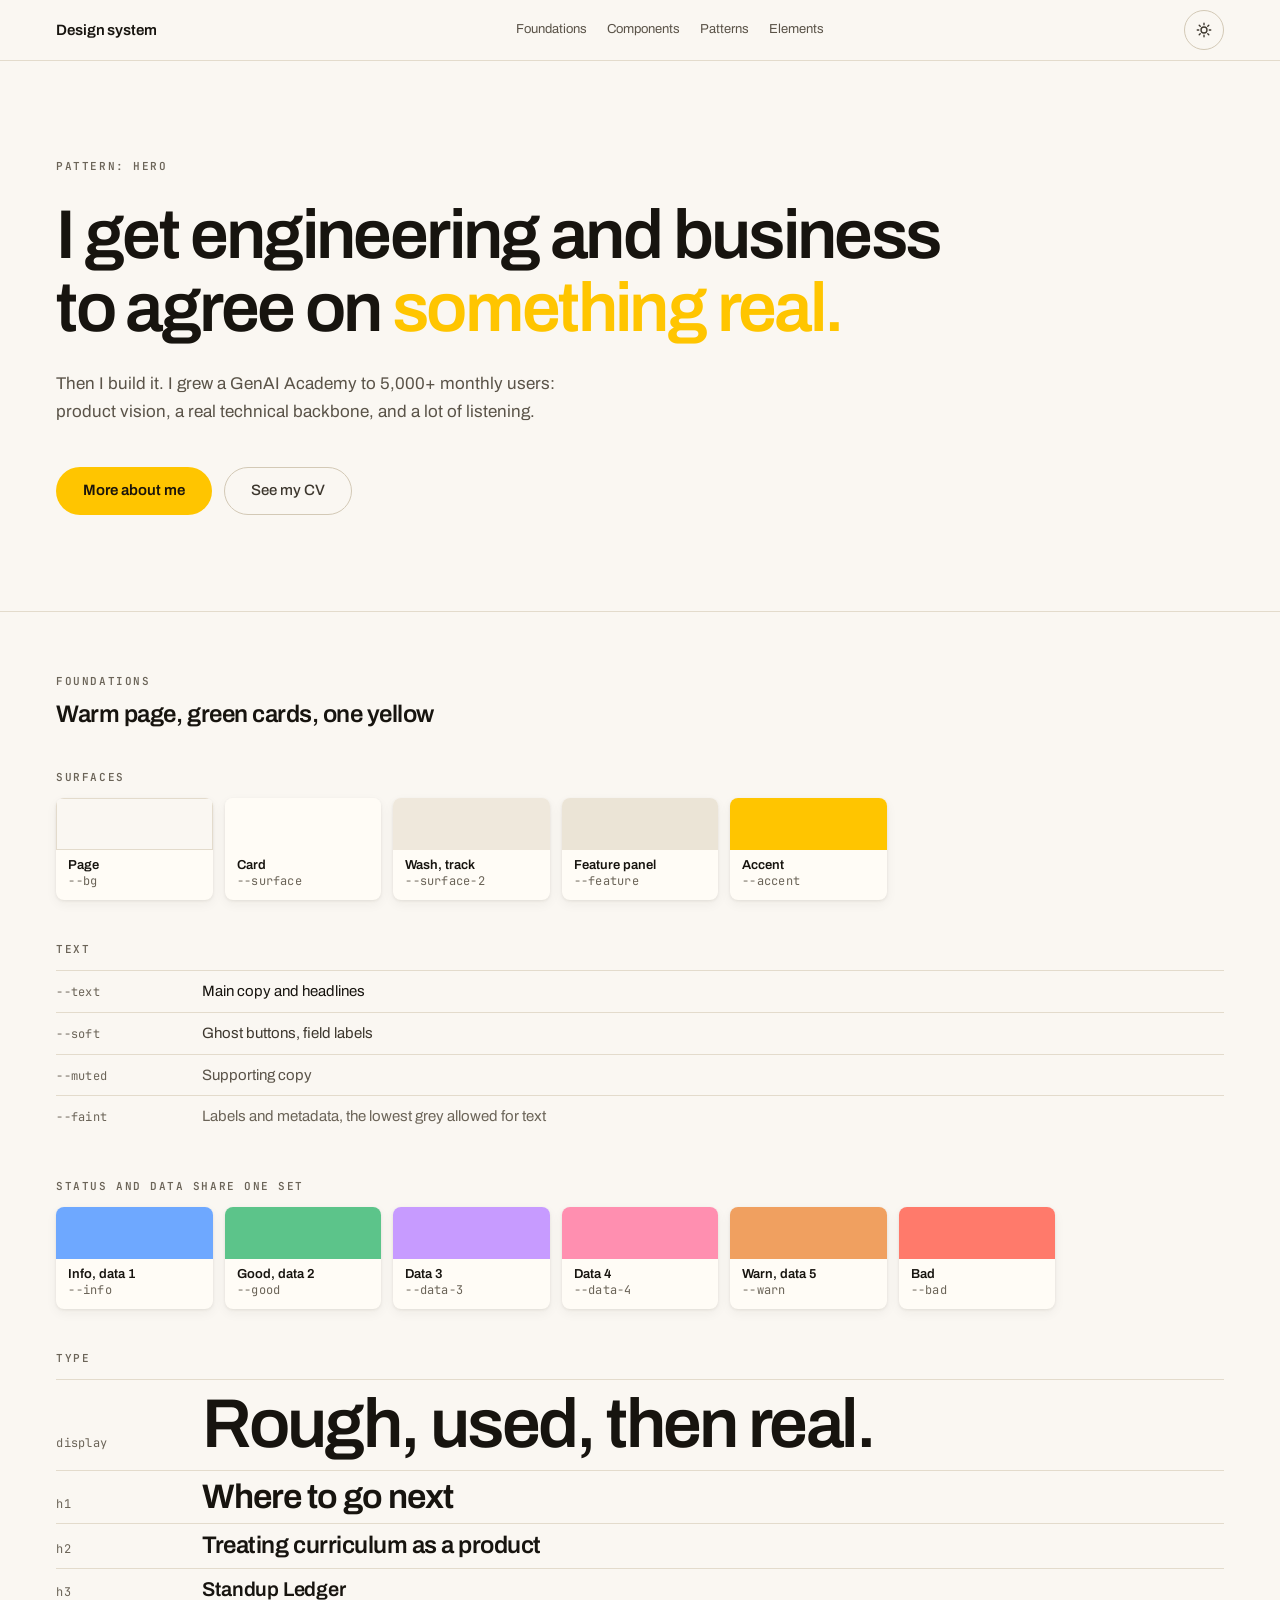
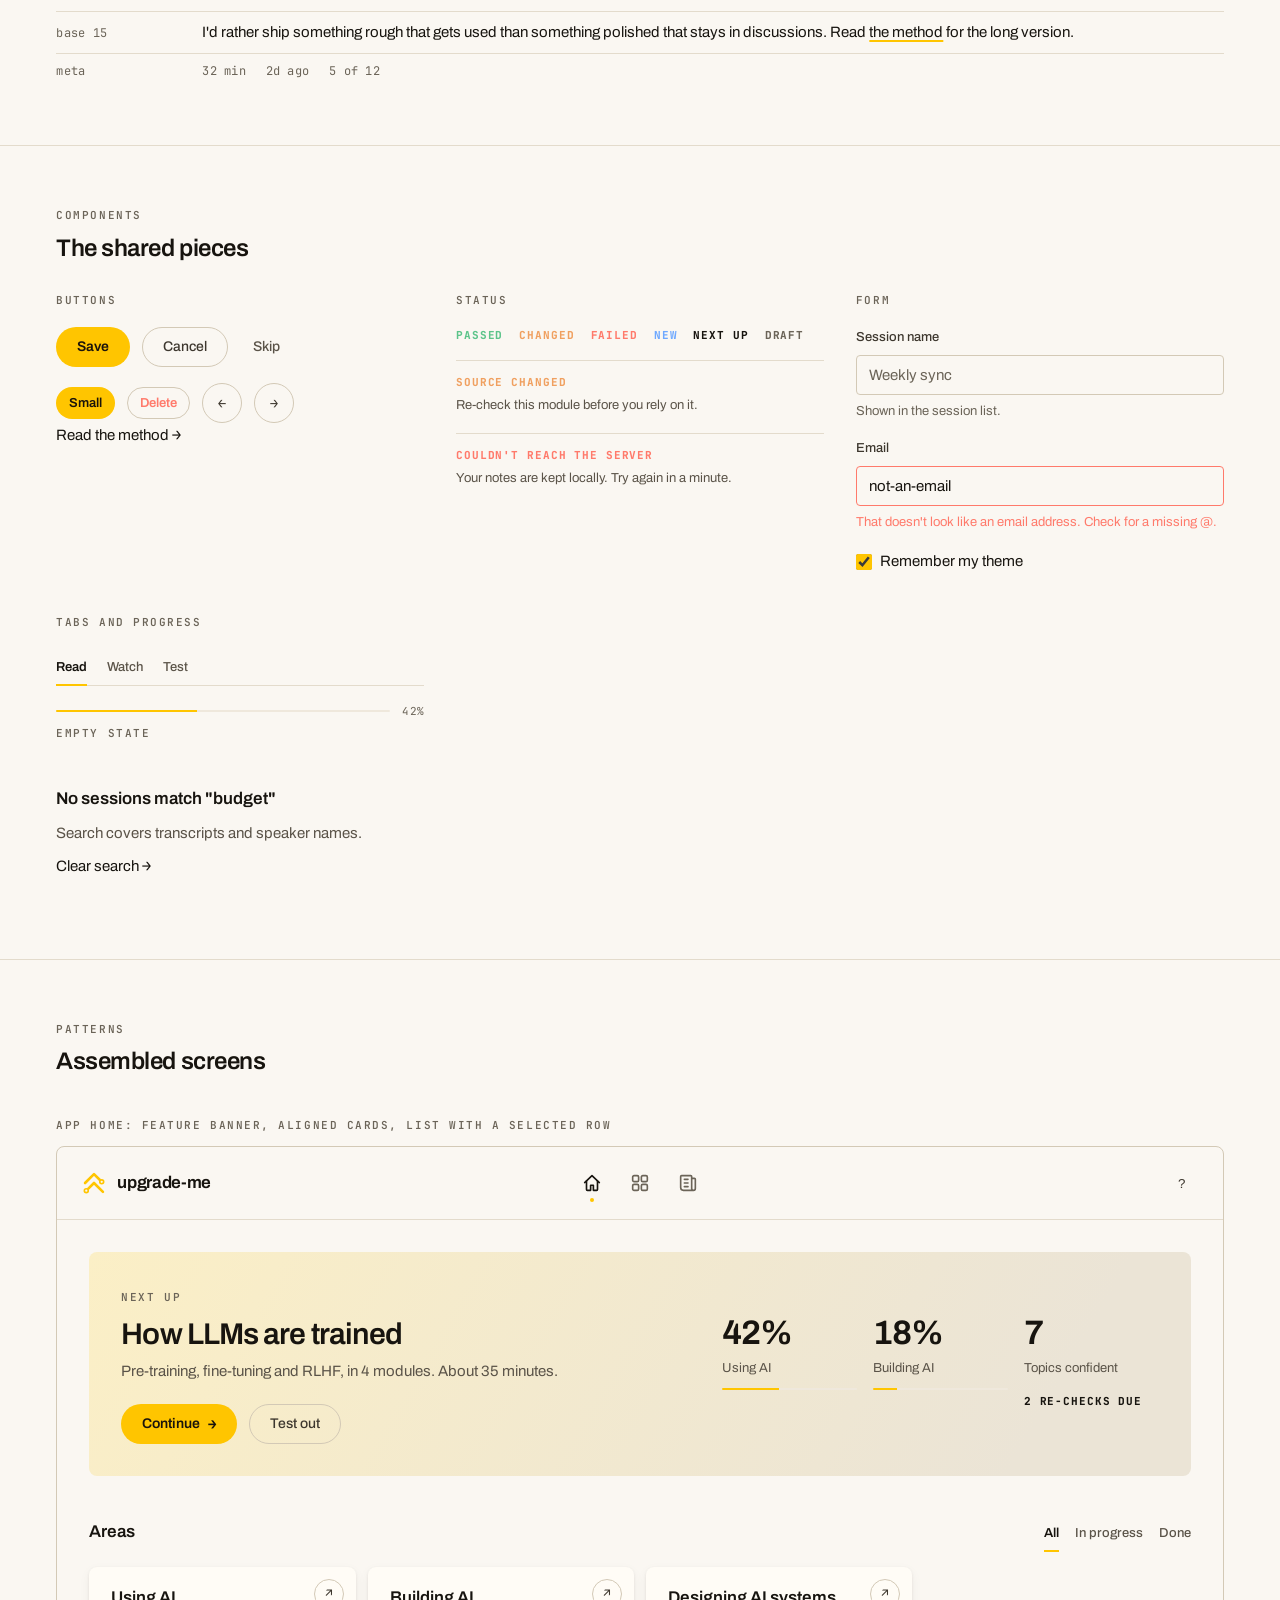
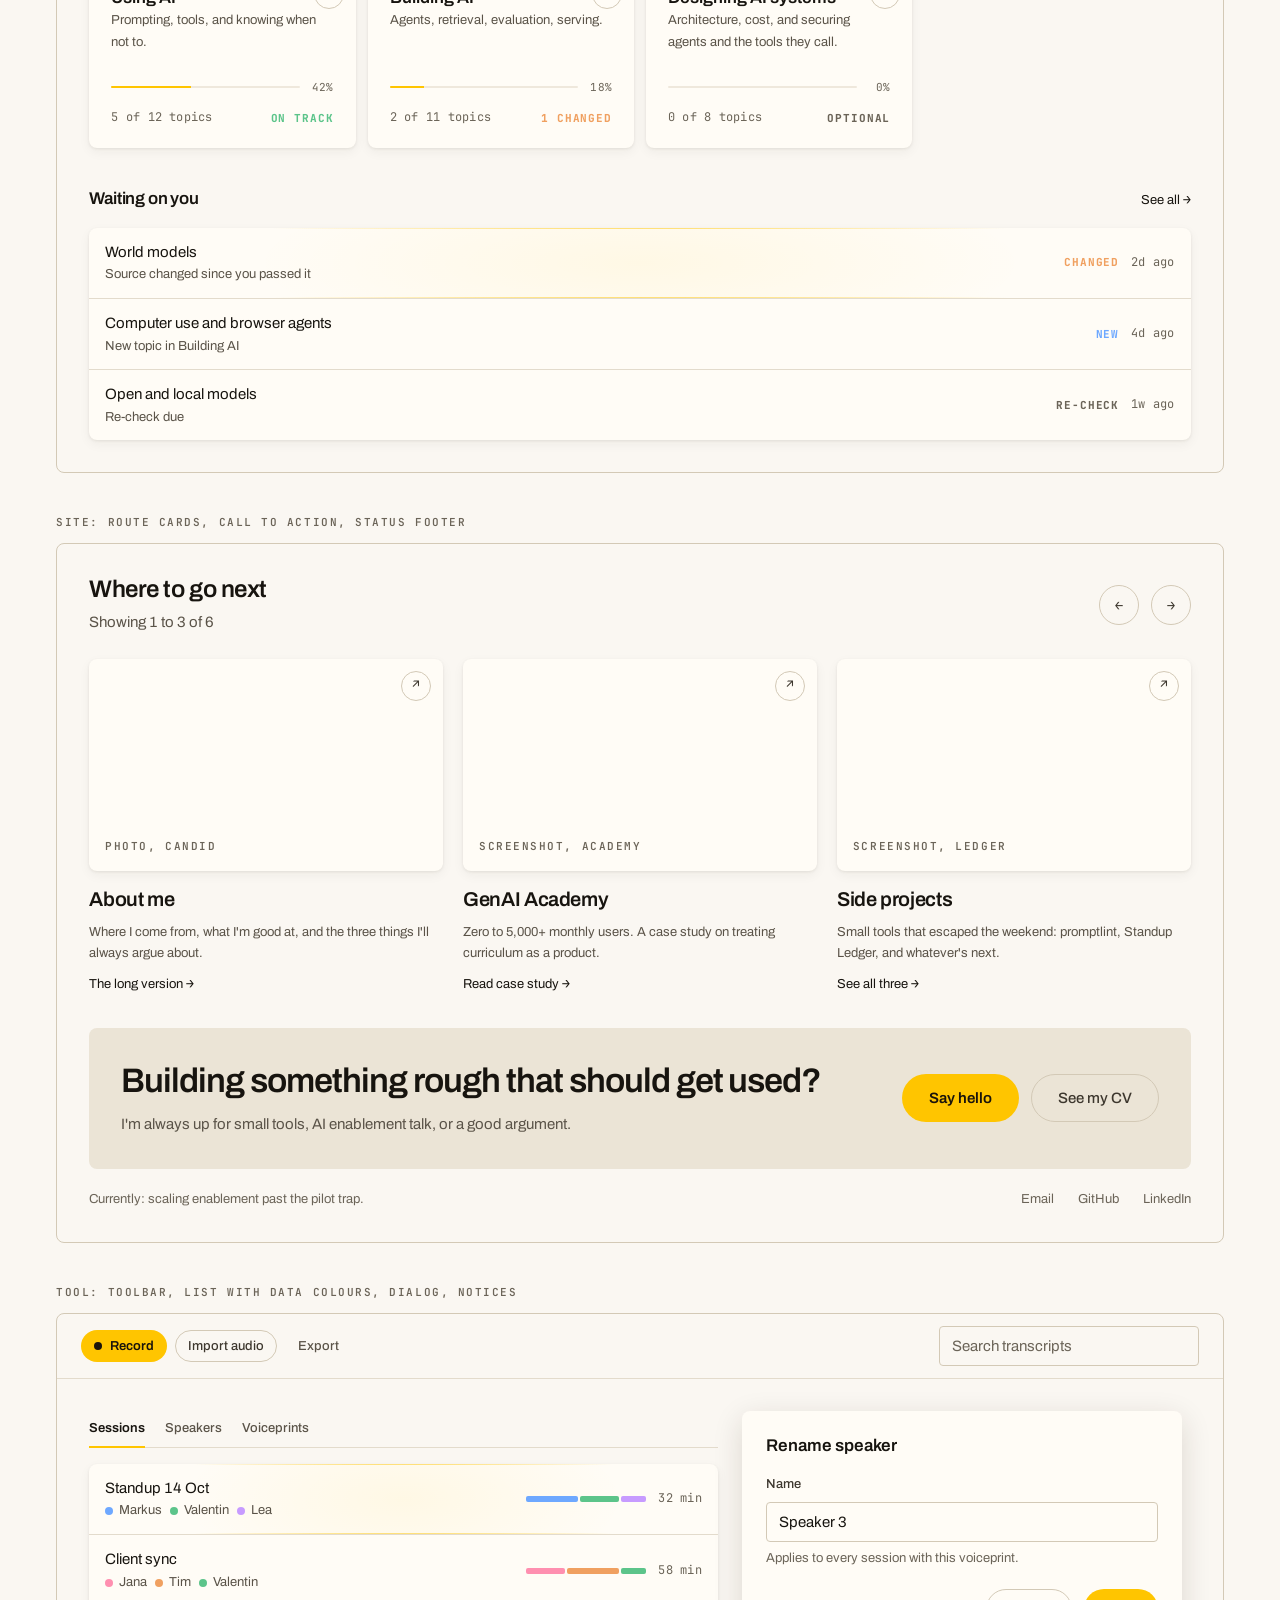
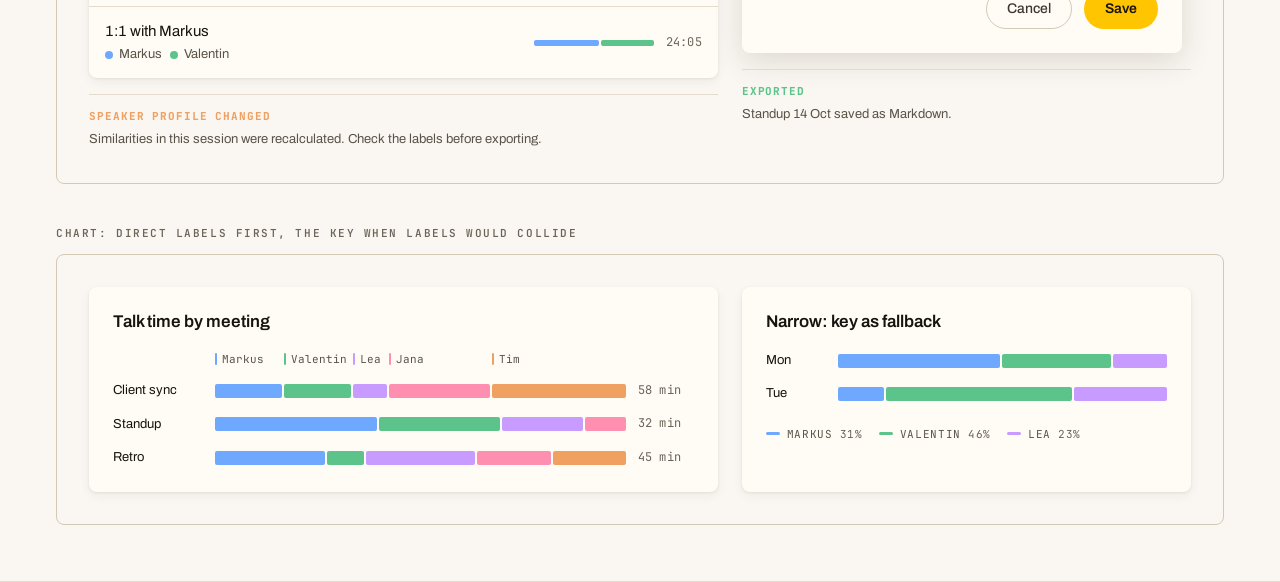
<file: reference/index.html>
<!doctype html>
<html lang="en">
<head>
  <meta charset="utf-8">
  <meta name="viewport" content="width=device-width, initial-scale=1">
  <title>Design system reference</title>
  <script src="../js/theme.js"></script>
  <link rel="stylesheet" href="../css/fonts.css">
  <link rel="stylesheet" href="../css/tokens.css">
  <link rel="stylesheet" href="../css/base.css">
  <link rel="stylesheet" href="../css/components.css">
  <style>
    /* Layout of the reference page itself; not part of the system. */
    .ref-top { position: sticky; top: 0; z-index: var(--z-sticky); background: var(--bg); border-bottom: 1px solid var(--line); }
    .ref-top .container { display: flex; align-items: center; justify-content: space-between; gap: var(--space-4); height: 60px; }
    .ref-nav { display: flex; gap: var(--space-5); font-size: var(--text-sm); }
    .ref-nav a { color: var(--muted); }
    .ref-nav a:hover { color: var(--text); }
    section.ref { padding: var(--space-14) 0; border-bottom: 1px solid var(--line); }
    section.ref > .container > h2 { margin: var(--space-2) 0 var(--space-6); }
    .label { display: block; margin: var(--space-10) 0 var(--space-3); }
    .label:first-of-type { margin-top: 0; }
    .frame { border: 1px solid var(--line-2); border-radius: var(--radius-lg); overflow: hidden; background: var(--bg); }
    .frame > .in { padding: var(--space-8); }
    .sw { display: grid; grid-template-columns: repeat(auto-fill, minmax(140px, 1fr)); gap: var(--space-3); }
    .sw > div { border-radius: var(--radius-lg); overflow: hidden; background: var(--surface); box-shadow: var(--shadow); }
    .sw .chip { height: 52px; }
    .sw .meta { display: block; padding: var(--space-2) var(--space-3); }
    .sw b { display: block; font: var(--weight-semibold) var(--text-sm) var(--font); color: var(--text); letter-spacing: 0; }
    .scale > div { display: grid; grid-template-columns: 130px 1fr; gap: var(--space-4); align-items: baseline; padding: var(--space-2) 0; border-top: 1px solid var(--line); }
    .demo-grid { display: grid; grid-template-columns: repeat(auto-fit, minmax(280px, 1fr)); gap: var(--space-8); align-items: start; }

    /* pattern scaffolding, copied by apps as needed */
    .app-top { display: grid; grid-template-columns: 1fr auto 1fr; align-items: center; padding: var(--space-4) var(--space-6); border-bottom: 1px solid var(--line); }
    .brand { display: flex; align-items: center; gap: 10px; font-weight: var(--weight-bold); letter-spacing: -.02em; font-size: var(--text-md); }
    .brand svg { width: 26px; height: 26px; color: var(--accent-mark); }
    .tools { justify-self: end; display: flex; gap: var(--space-2); }
    .banner { display: grid; grid-template-columns: 1.2fr 1fr; }
    .banner > div { padding: var(--space-8); }
    .banner h2 { font-size: 30px; letter-spacing: var(--tracking-h1); margin: var(--space-2) 0; }
    .banner .stats { display: grid; grid-template-columns: repeat(3, 1fr); gap: var(--space-4); align-content: center; }
    .sec-h { display: flex; align-items: baseline; justify-content: space-between; margin: var(--space-10) 0 var(--space-4); }
    .sec-h h3 { font-size: var(--text-md); }
    .route-cards { display: grid; grid-template-columns: repeat(auto-fit, minmax(220px, 1fr)); gap: var(--space-5); }
    .thumb { position: relative; aspect-ratio: 5/3; border-radius: var(--radius-lg); background: var(--surface); box-shadow: var(--shadow); display: flex; align-items: flex-end; padding: var(--space-4); margin-bottom: var(--space-3); }
    .cta { display: flex; justify-content: space-between; align-items: center; gap: var(--space-6); flex-wrap: wrap; padding: var(--space-8); margin-top: var(--space-8); }
    .cta h3 { font-size: var(--text-2xl); letter-spacing: var(--tracking-h1); }
    .site-foot { display: flex; justify-content: space-between; flex-wrap: wrap; gap: var(--space-4); padding-top: var(--space-5); font-size: var(--text-sm); color: var(--faint); }
    .site-foot nav { display: flex; gap: var(--space-6); }
    .toolbar { display: flex; gap: var(--space-2); align-items: center; padding: var(--space-3) var(--space-6); border-bottom: 1px solid var(--line); }
    .toolbar .input { max-width: 260px; margin-left: auto; min-height: 34px; }
    .rec-dot { width: 8px; height: 8px; border-radius: 50%; background: currentColor; }
    .two-col { display: grid; grid-template-columns: 1.4fr 1fr; gap: var(--space-6); }
    .talk { display: flex; width: 120px; height: 6px; gap: 2px; }
    .talk > span { border-radius: 2px; }
    .spk { display: inline-flex; align-items: center; gap: 6px; margin-right: 8px; }
    .spk i { width: 8px; height: 8px; border-radius: 50%; }
    .dialog { padding: var(--space-6); box-shadow: var(--shadow-pop); }
    .dialog h4 { margin-bottom: var(--space-4); }
    @media (max-width: 860px) { .banner, .two-col { grid-template-columns: 1fr; } .ref-nav { display: none; } }
  </style>
</head>
<body>

<header class="ref-top">
  <div class="container site">
    <strong style="letter-spacing: var(--tracking-h3)">Design system</strong>
    <nav class="ref-nav">
      <a href="#foundations">Foundations</a><a href="#components">Components</a><a href="#patterns">Patterns</a><a href="elements.html">Elements</a>
    </nav>
    <button class="icon-btn" id="theme-btn" type="button" aria-label="Switch theme" title="Switch theme">
      <svg viewBox="0 0 24 24" fill="none" stroke="currentColor" stroke-width="1.8" stroke-linecap="round" stroke-linejoin="round" aria-hidden="true"><circle cx="12" cy="12" r="4"/><path d="M12 3v2M12 19v2M3 12h2M19 12h2M5.6 5.6l1.4 1.4M17 17l1.4 1.4M5.6 18.4 7 17M17 7l1.4-1.4"/></svg>
    </button>
  </div>
</header>

<main>

<!-- ================================================================ hero -->
<section class="ref">
  <div class="container site" style="display:grid; gap: var(--space-6); padding-block: var(--space-10)">
    <span class="eyebrow">Pattern: hero</span>
    <div class="display">I get engineering and business to agree on <span class="mark">something real.</span></div>
    <p class="lede">Then I build it. I grew a GenAI Academy to 5,000+ monthly users: product vision, a real technical backbone, and a lot of listening.</p>
    <div class="row"><a class="btn lg" href="#patterns">More about me</a><a class="btn ghost lg" href="#patterns">See my CV</a></div>
  </div>
</section>

<!-- ========================================================= foundations -->
<section class="ref" id="foundations">
  <div class="container site">
    <span class="eyebrow">Foundations</span>
    <h2>Warm page, green cards, one yellow</h2>

    <span class="eyebrow label">Surfaces</span>
    <div class="sw">
      <div><div class="chip" style="background:var(--bg); box-shadow: inset 0 0 0 1px var(--line)"></div><span class="meta"><b>Page</b>--bg</span></div>
      <div><div class="chip" style="background:var(--surface)"></div><span class="meta"><b>Card</b>--surface</span></div>
      <div><div class="chip" style="background:var(--surface-2)"></div><span class="meta"><b>Wash, track</b>--surface-2</span></div>
      <div><div class="chip" style="background:var(--feature)"></div><span class="meta"><b>Feature panel</b>--feature</span></div>
      <div><div class="chip" style="background:var(--accent)"></div><span class="meta"><b>Accent</b>--accent</span></div>
    </div>

    <span class="eyebrow label">Text</span>
    <div class="scale">
      <div><span class="meta">--text</span><span>Main copy and headlines</span></div>
      <div><span class="meta">--soft</span><span style="color:var(--soft)">Ghost buttons, field labels</span></div>
      <div><span class="meta">--muted</span><span class="muted">Supporting copy</span></div>
      <div><span class="meta">--faint</span><span class="faint">Labels and metadata, the lowest grey allowed for text</span></div>
    </div>

    <span class="eyebrow label">Status and data share one set</span>
    <div class="sw">
      <div><div class="chip" style="background:var(--info)"></div><span class="meta"><b>Info, data 1</b>--info</span></div>
      <div><div class="chip" style="background:var(--good)"></div><span class="meta"><b>Good, data 2</b>--good</span></div>
      <div><div class="chip" style="background:var(--data-3)"></div><span class="meta"><b>Data 3</b>--data-3</span></div>
      <div><div class="chip" style="background:var(--data-4)"></div><span class="meta"><b>Data 4</b>--data-4</span></div>
      <div><div class="chip" style="background:var(--warn)"></div><span class="meta"><b>Warn, data 5</b>--warn</span></div>
      <div><div class="chip" style="background:var(--bad)"></div><span class="meta"><b>Bad</b>--bad</span></div>
    </div>

    <span class="eyebrow label">Type</span>
    <div class="scale">
      <div><span class="meta">display</span><span class="display">Rough, used, then real.</span></div>
      <div><span class="meta">h1</span><h1>Where to go next</h1></div>
      <div><span class="meta">h2</span><h2>Treating curriculum as a product</h2></div>
      <div><span class="meta">h3</span><h3>Standup Ledger</h3></div>
      <div><span class="meta">base 15</span><p>I'd rather ship something rough that gets used than something polished that stays in discussions. Read <a href="#foundations">the method</a> for the long version.</p></div>
      <div><span class="meta">meta</span><span class="row" style="gap: var(--space-5)"><span class="meta">32 min</span><span class="meta">2d ago</span><span class="meta">5 of 12</span></span></div>
    </div>
  </div>
</section>

<!-- ========================================================== components -->
<section class="ref" id="components">
  <div class="container site">
    <span class="eyebrow">Components</span>
    <h2>The shared pieces</h2>
    <div class="demo-grid">
      <div class="stack">
        <span class="eyebrow">Buttons</span>
        <div class="row"><button class="btn">Save</button><button class="btn ghost">Cancel</button><button class="btn quiet">Skip</button></div>
        <div class="row"><button class="btn sm">Small</button><button class="btn danger sm">Delete</button><button class="icon-btn" aria-label="Previous"><span class="arrow">←</span></button><button class="icon-btn" aria-label="Next"><span class="arrow">→</span></button></div>
        <a href="#components">Read the method <span class="arrow">→</span></a>
      </div>
      <div class="stack">
        <span class="eyebrow">Status</span>
        <div class="row" style="gap: var(--space-4)"><span class="badge good">Passed</span><span class="badge warn">Changed</span><span class="badge bad">Failed</span><span class="badge info">New</span><span class="badge accent">Next up</span><span class="badge">Draft</span></div>
        <div class="notice warn"><span class="title">Source changed</span>Re-check this module before you rely on it.</div>
        <div class="notice bad"><span class="title">Couldn't reach the server</span>Your notes are kept locally. Try again in a minute.</div>
      </div>
      <div class="stack">
        <span class="eyebrow">Form</span>
        <div class="field"><label for="f1">Session name</label><input class="input" id="f1" placeholder="Weekly sync"><span class="hint">Shown in the session list.</span></div>
        <div class="field"><label for="f2">Email</label><input class="input" id="f2" value="not-an-email" aria-invalid="true"><span class="error">That doesn't look like an email address. Check for a missing @.</span></div>
        <label class="check"><input type="checkbox" checked> Remember my theme</label>
      </div>
      <div class="stack">
        <span class="eyebrow">Tabs and progress</span>
        <div class="tabs" role="tablist"><button role="tab" aria-selected="true">Read</button><button role="tab" aria-selected="false">Watch</button><button role="tab" aria-selected="false">Test</button></div>
        <div class="pbar"><div class="progress"><span style="width:42%"></span></div><span class="meta">42%</span></div>
        <span class="eyebrow">Empty state</span>
        <div class="empty"><strong>No sessions match "budget"</strong><span>Search covers transcripts and speaker names.</span><a href="#components">Clear search <span class="arrow">→</span></a></div>
      </div>
    </div>
  </div>
</section>

<!-- ============================================================ patterns -->
<section class="ref" id="patterns">
  <div class="container site">
    <span class="eyebrow">Patterns</span>
    <h2>Assembled screens</h2>

    <!-- app home -->
    <span class="eyebrow label">App home: feature banner, aligned cards, list with a selected row</span>
    <div class="frame">
      <div class="app-top">
        <span class="brand"><svg viewBox="0 -1 32 32" fill="none" stroke="currentColor" stroke-linecap="round" stroke-linejoin="round" aria-hidden="true"><path d="M5 15 L16 4 L23 11 M27 26 L16 15 L9 22" stroke-width="3.2"/><circle cx="25.5" cy="13.5" r="2.4" stroke-width="2"/><circle cx="6.5" cy="24.5" r="2.4" stroke-width="2"/></svg>upgrade-me</span>
        <nav class="icon-nav">
          <a href="#patterns" aria-current="page" aria-label="Home" title="Home"><svg viewBox="0 0 24 24" fill="none" stroke="currentColor" stroke-width="1.8" stroke-linecap="round" stroke-linejoin="round" aria-hidden="true"><path d="M4 11.5 12 4l8 7.5"/><path d="M6 10v9a1 1 0 0 0 1 1h3.5v-5.5h3V20H17a1 1 0 0 0 1-1v-9"/></svg></a>
          <a href="#patterns" aria-label="Catalog" title="Catalog"><svg viewBox="0 0 24 24" fill="none" stroke="currentColor" stroke-width="1.8" stroke-linejoin="round" aria-hidden="true"><rect x="4" y="4" width="6.5" height="6.5" rx="1.5"/><rect x="13.5" y="4" width="6.5" height="6.5" rx="1.5"/><rect x="4" y="13.5" width="6.5" height="6.5" rx="1.5"/><rect x="13.5" y="13.5" width="6.5" height="6.5" rx="1.5"/></svg></a>
          <a href="#patterns" aria-label="News" title="News"><svg viewBox="0 0 24 24" fill="none" stroke="currentColor" stroke-width="1.8" stroke-linecap="round" stroke-linejoin="round" aria-hidden="true"><path d="M16 7h3a1 1 0 0 1 1 1v10a2 2 0 0 1-4 0V5a1 1 0 0 0-1-1H5a1 1 0 0 0-1 1v12a3 3 0 0 0 3 3h11"/><path d="M8 8h4M8 12h4M8 16h4"/></svg></a>
        </nav>
        <div class="tools"><button class="icon-btn bare" aria-label="Show me around" title="Show me around">?</button></div>
      </div>
      <div class="in">
        <div class="feature lit banner">
          <div>
            <span class="eyebrow">Next up</span>
            <h2>How LLMs are trained</h2>
            <p class="muted">Pre-training, fine-tuning and RLHF, in 4 modules. About 35 minutes.</p>
            <div class="row" style="margin-top: var(--space-5)"><a class="btn" href="#patterns">Continue <span class="arrow">→</span></a><a class="btn ghost" href="#patterns">Test out</a></div>
          </div>
          <div class="stats">
            <div class="stat"><div class="big">42%</div><div class="label">Using AI</div><div class="pbar"><div class="progress"><span style="width:42%"></span></div></div></div>
            <div class="stat"><div class="big">18%</div><div class="label">Building AI</div><div class="pbar"><div class="progress"><span style="width:18%"></span></div></div></div>
            <div class="stat"><div class="big">7</div><div class="label">Topics confident</div><span class="badge accent">2 re-checks due</span></div>
          </div>
        </div>

        <div class="sec-h"><h3>Areas</h3><div class="tabs bare" role="tablist"><button role="tab" aria-selected="true">All</button><button role="tab">In progress</button><button role="tab">Done</button></div></div>
        <div class="grid">
          <a class="card" href="#patterns"><span class="go">↗</span><h4>Using AI</h4><p class="muted small">Prompting, tools, and knowing when not to.</p><div class="foot"><div class="pbar"><div class="progress"><span style="width:42%"></span></div><span class="meta">42%</span></div><div class="spread" style="margin-top: var(--space-3)"><span class="meta">5 of 12 topics</span><span class="badge good">On track</span></div></div></a>
          <a class="card" href="#patterns"><span class="go">↗</span><h4>Building AI</h4><p class="muted small">Agents, retrieval, evaluation, serving.</p><div class="foot"><div class="pbar"><div class="progress"><span style="width:18%"></span></div><span class="meta">18%</span></div><div class="spread" style="margin-top: var(--space-3)"><span class="meta">2 of 11 topics</span><span class="badge warn">1 changed</span></div></div></a>
          <a class="card" href="#patterns"><span class="go">↗</span><h4>Designing AI systems</h4><p class="muted small">Architecture, cost, and securing agents and the tools they call.</p><div class="foot"><div class="pbar"><div class="progress"><span style="width:0%"></span></div><span class="meta">0%</span></div><div class="spread" style="margin-top: var(--space-3)"><span class="meta">0 of 8 topics</span><span class="badge">Optional</span></div></div></a>
        </div>

        <div class="sec-h"><h3>Waiting on you</h3><a class="small" href="#patterns">See all <span class="arrow">→</span></a></div>
        <div class="rows">
          <a href="#patterns" aria-current="true"><span class="grow">World models<div class="sub">Source changed since you passed it</div></span><span class="badge warn">Changed</span><span class="meta">2d ago</span></a>
          <a href="#patterns"><span class="grow">Computer use and browser agents<div class="sub">New topic in Building AI</div></span><span class="badge info">New</span><span class="meta">4d ago</span></a>
          <a href="#patterns"><span class="grow">Open and local models<div class="sub">Re-check due</div></span><span class="badge">Re-check</span><span class="meta">1w ago</span></a>
        </div>
      </div>
    </div>

    <!-- site section -->
    <span class="eyebrow label">Site: route cards, call to action, status footer</span>
    <div class="frame">
      <div class="in">
        <div class="spread" style="margin-bottom: var(--space-6)">
          <div><h2>Where to go next</h2><div class="muted" style="margin-top:6px">Showing 1 to 3 of 6</div></div>
          <div class="row"><button class="icon-btn" aria-label="Previous"><span class="arrow">←</span></button><button class="icon-btn" aria-label="Next"><span class="arrow">→</span></button></div>
        </div>
        <div class="route-cards">
          <a href="#patterns" style="color:inherit"><div class="thumb"><span class="go">↗</span><span class="eyebrow">Photo, candid</span></div><strong style="font-size:var(--text-lg); letter-spacing:-.018em">About me</strong><p class="muted small" style="margin:6px 0">Where I come from, what I'm good at, and the three things I'll always argue about.</p><span class="small" style="color:var(--accent-ink)">The long version <span class="arrow">→</span></span></a>
          <a href="#patterns" style="color:inherit"><div class="thumb"><span class="go">↗</span><span class="eyebrow">Screenshot, academy</span></div><strong style="font-size:var(--text-lg); letter-spacing:-.018em">GenAI Academy</strong><p class="muted small" style="margin:6px 0">Zero to 5,000+ monthly users. A case study on treating curriculum as a product.</p><span class="small" style="color:var(--accent-ink)">Read case study <span class="arrow">→</span></span></a>
          <a href="#patterns" style="color:inherit"><div class="thumb"><span class="go">↗</span><span class="eyebrow">Screenshot, ledger</span></div><strong style="font-size:var(--text-lg); letter-spacing:-.018em">Side projects</strong><p class="muted small" style="margin:6px 0">Small tools that escaped the weekend: promptlint, Standup Ledger, and whatever's next.</p><span class="small" style="color:var(--accent-ink)">See all three <span class="arrow">→</span></span></a>
        </div>
        <div class="feature cta">
          <div><h3>Building something rough that should get used?</h3><p class="muted" style="margin-top:10px">I'm always up for small tools, AI enablement talk, or a good argument.</p></div>
          <div class="row"><a class="btn lg" href="#patterns">Say hello</a><a class="btn ghost lg" href="#patterns">See my CV</a></div>
        </div>
        <div class="site-foot"><span>Currently: scaling enablement past the pilot trap.</span><nav><a href="#patterns" class="faint">Email</a><a href="#patterns" class="faint">GitHub</a><a href="#patterns" class="faint">LinkedIn</a></nav></div>
      </div>
    </div>

    <!-- tool -->
    <span class="eyebrow label">Tool: toolbar, list with data colours, dialog, notices</span>
    <div class="frame">
      <div class="toolbar"><button class="btn sm"><span class="rec-dot"></span>Record</button><button class="btn ghost sm">Import audio</button><button class="btn quiet sm">Export</button><input class="input" placeholder="Search transcripts" aria-label="Search transcripts"></div>
      <div class="in two-col">
        <div class="stack">
          <div class="tabs" role="tablist"><button role="tab" aria-selected="true">Sessions</button><button role="tab">Speakers</button><button role="tab">Voiceprints</button></div>
          <div class="rows">
            <a href="#patterns" aria-current="true"><span class="grow">Standup 14 Oct<div class="sub"><span class="spk"><i style="background:var(--data-1)"></i>Markus</span><span class="spk"><i style="background:var(--data-2)"></i>Valentin</span><span class="spk"><i style="background:var(--data-3)"></i>Lea</span></div></span><span class="talk"><span style="flex:4;background:var(--data-1)"></span><span style="flex:3;background:var(--data-2)"></span><span style="flex:2;background:var(--data-3)"></span></span><span class="meta">32 min</span></a>
            <a href="#patterns"><span class="grow">Client sync<div class="sub"><span class="spk"><i style="background:var(--data-4)"></i>Jana</span><span class="spk"><i style="background:var(--data-5)"></i>Tim</span><span class="spk"><i style="background:var(--data-2)"></i>Valentin</span></div></span><span class="talk"><span style="flex:3;background:var(--data-4)"></span><span style="flex:4;background:var(--data-5)"></span><span style="flex:2;background:var(--data-2)"></span></span><span class="meta">58 min</span></a>
            <a href="#patterns"><span class="grow">1:1 with Markus<div class="sub"><span class="spk"><i style="background:var(--data-1)"></i>Markus</span><span class="spk"><i style="background:var(--data-2)"></i>Valentin</span></div></span><span class="talk"><span style="flex:5;background:var(--data-1)"></span><span style="flex:4;background:var(--data-2)"></span></span><span class="meta">24:05</span></a>
          </div>
          <div class="notice warn"><span class="title">Speaker profile changed</span>Similarities in this session were recalculated. Check the labels before exporting.</div>
        </div>
        <div class="stack">
          <div class="panel dialog">
            <h4>Rename speaker</h4>
            <div class="field"><label for="sp">Name</label><input class="input" id="sp" value="Speaker 3"><span class="hint">Applies to every session with this voiceprint.</span></div>
            <div class="row" style="margin-top: var(--space-5); justify-content: flex-end"><button class="btn ghost">Cancel</button><button class="btn">Save</button></div>
          </div>
          <div class="notice good"><span class="title">Exported</span>Standup 14 Oct saved as Markdown.</div>
        </div>
      </div>
    </div>

    <!-- chart -->
    <span class="eyebrow label">Chart: direct labels first, the key when labels would collide</span>
    <div class="frame">
      <div class="in two-col">
        <div class="panel" style="padding: var(--space-6)">
          <h4 style="margin-bottom: var(--space-4)">Talk time by meeting</h4>
          <div class="chart">
            <div class="bar-row"><span></span><div class="track labels"><span data-s="1" style="flex:2; --c:var(--data-1)">Markus</span><span data-s="2" style="flex:2; --c:var(--data-2)">Valentin</span><span data-s="3" style="flex:1; --c:var(--data-3)">Lea</span><span data-s="4" style="flex:3; --c:var(--data-4)">Jana</span><span data-s="5" style="flex:4; --c:var(--data-5)">Tim</span></div><span></span></div>
            <div class="bar-row"><span>Client sync</span><div class="track"><span data-s="1" style="flex:2;background:var(--data-1)"></span><span data-s="2" style="flex:2;background:var(--data-2)"></span><span data-s="3" style="flex:1;background:var(--data-3)"></span><span data-s="4" style="flex:3;background:var(--data-4)"></span><span data-s="5" style="flex:4;background:var(--data-5)"></span></div><span class="meta">58 min</span></div>
            <div class="bar-row"><span>Standup</span><div class="track"><span data-s="1" style="flex:4;background:var(--data-1)"></span><span data-s="2" style="flex:3;background:var(--data-2)"></span><span data-s="3" style="flex:2;background:var(--data-3)"></span><span data-s="4" style="flex:1;background:var(--data-4)"></span></div><span class="meta">32 min</span></div>
            <div class="bar-row"><span>Retro</span><div class="track"><span data-s="1" style="flex:3;background:var(--data-1)"></span><span data-s="2" style="flex:1;background:var(--data-2)"></span><span data-s="3" style="flex:3;background:var(--data-3)"></span><span data-s="4" style="flex:2;background:var(--data-4)"></span><span data-s="5" style="flex:2;background:var(--data-5)"></span></div><span class="meta">45 min</span></div>
          </div>
        </div>
        <div class="panel" style="padding: var(--space-6)">
          <h4 style="margin-bottom: var(--space-4)">Narrow: key as fallback</h4>
          <div class="chart">
            <div class="bar-row" style="grid-template-columns: 60px minmax(0,1fr)"><span>Mon</span><div class="track"><span data-s="1" style="flex:3;background:var(--data-1)"></span><span data-s="2" style="flex:2;background:var(--data-2)"></span><span data-s="3" style="flex:1;background:var(--data-3)"></span></div></div>
            <div class="bar-row" style="grid-template-columns: 60px minmax(0,1fr)"><span>Tue</span><div class="track"><span data-s="1" style="flex:1;background:var(--data-1)"></span><span data-s="2" style="flex:4;background:var(--data-2)"></span><span data-s="3" style="flex:2;background:var(--data-3)"></span></div></div>
            <div class="chart-key"><span data-s="1" style="--c:var(--data-1)">Markus <em>31%</em></span><span data-s="2" style="--c:var(--data-2)">Valentin <em>46%</em></span><span data-s="3" style="--c:var(--data-3)">Lea <em>23%</em></span></div>
          </div>
        </div>
      </div>
    </div>
  </div>
</section>
</main>

<script>
  document.getElementById("theme-btn").addEventListener("click", function () { window.toggleTheme(); });
</script>
</body>
</html>
</file>
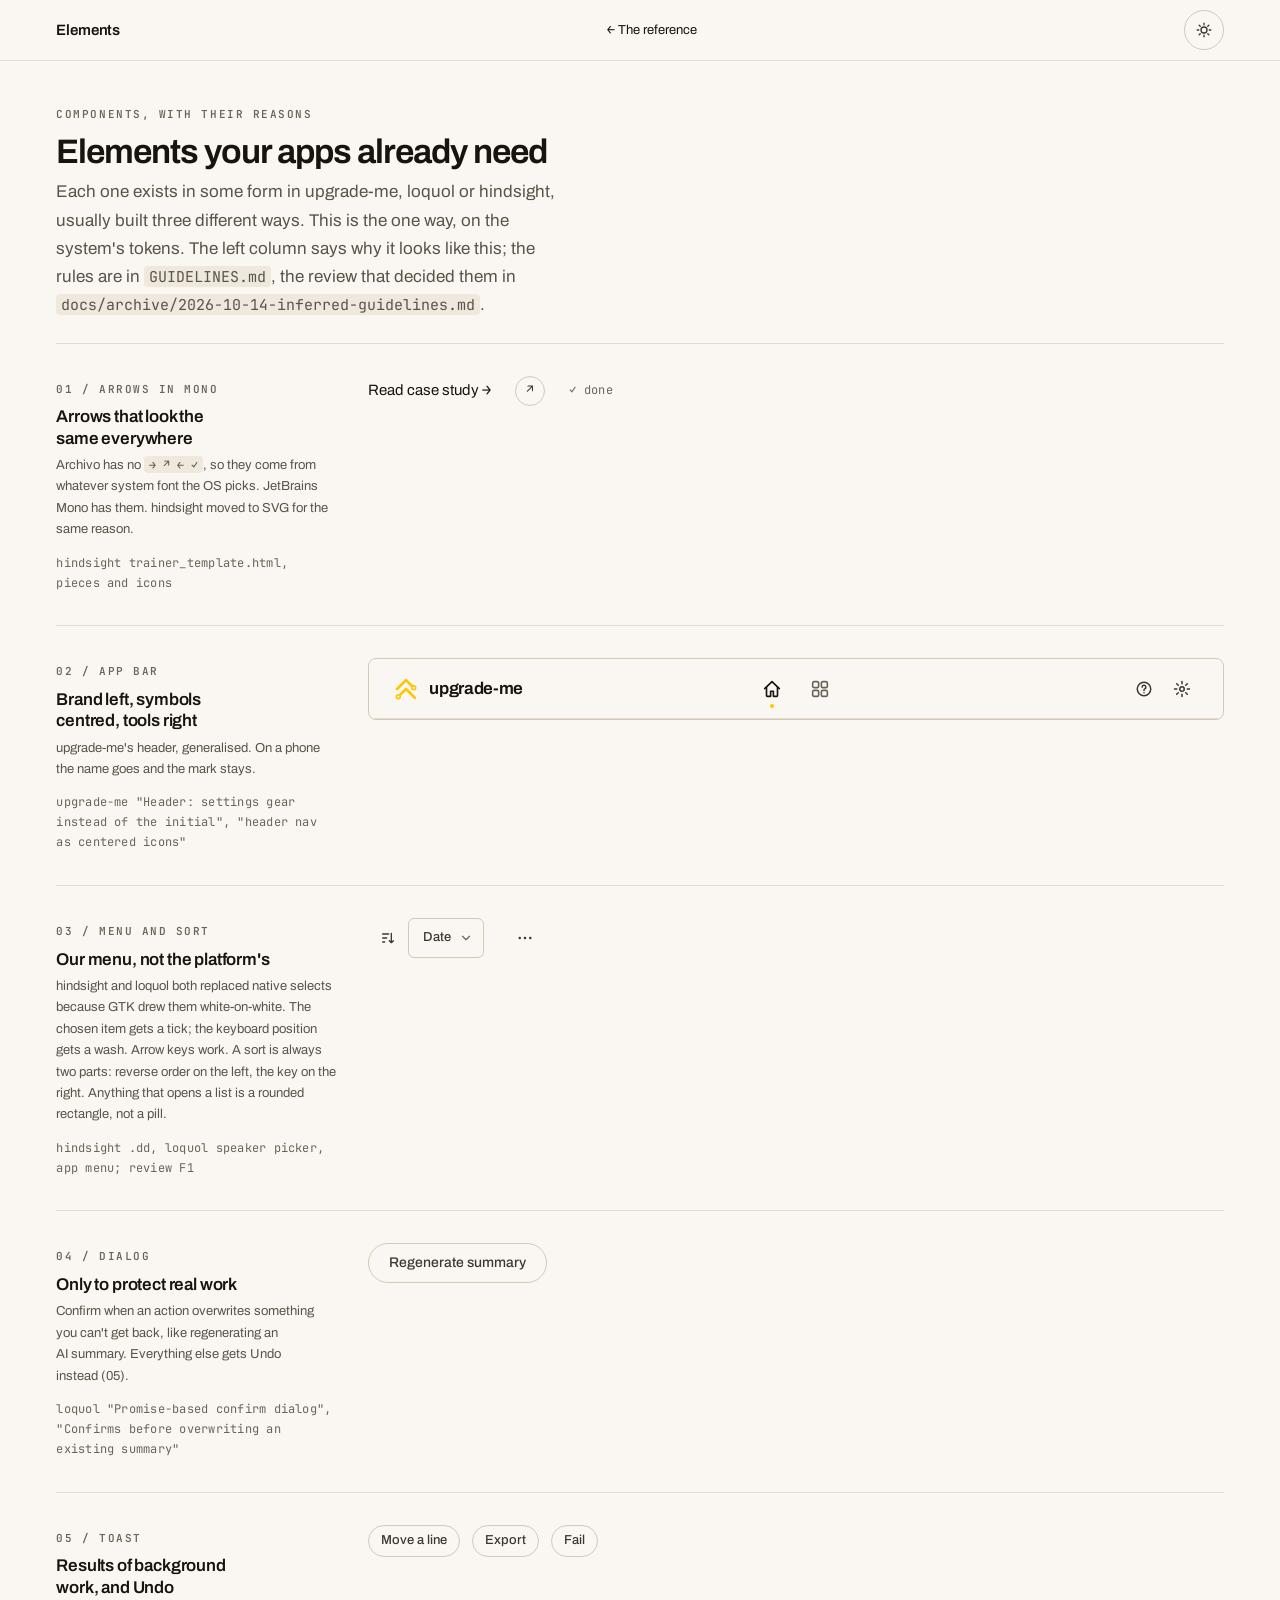
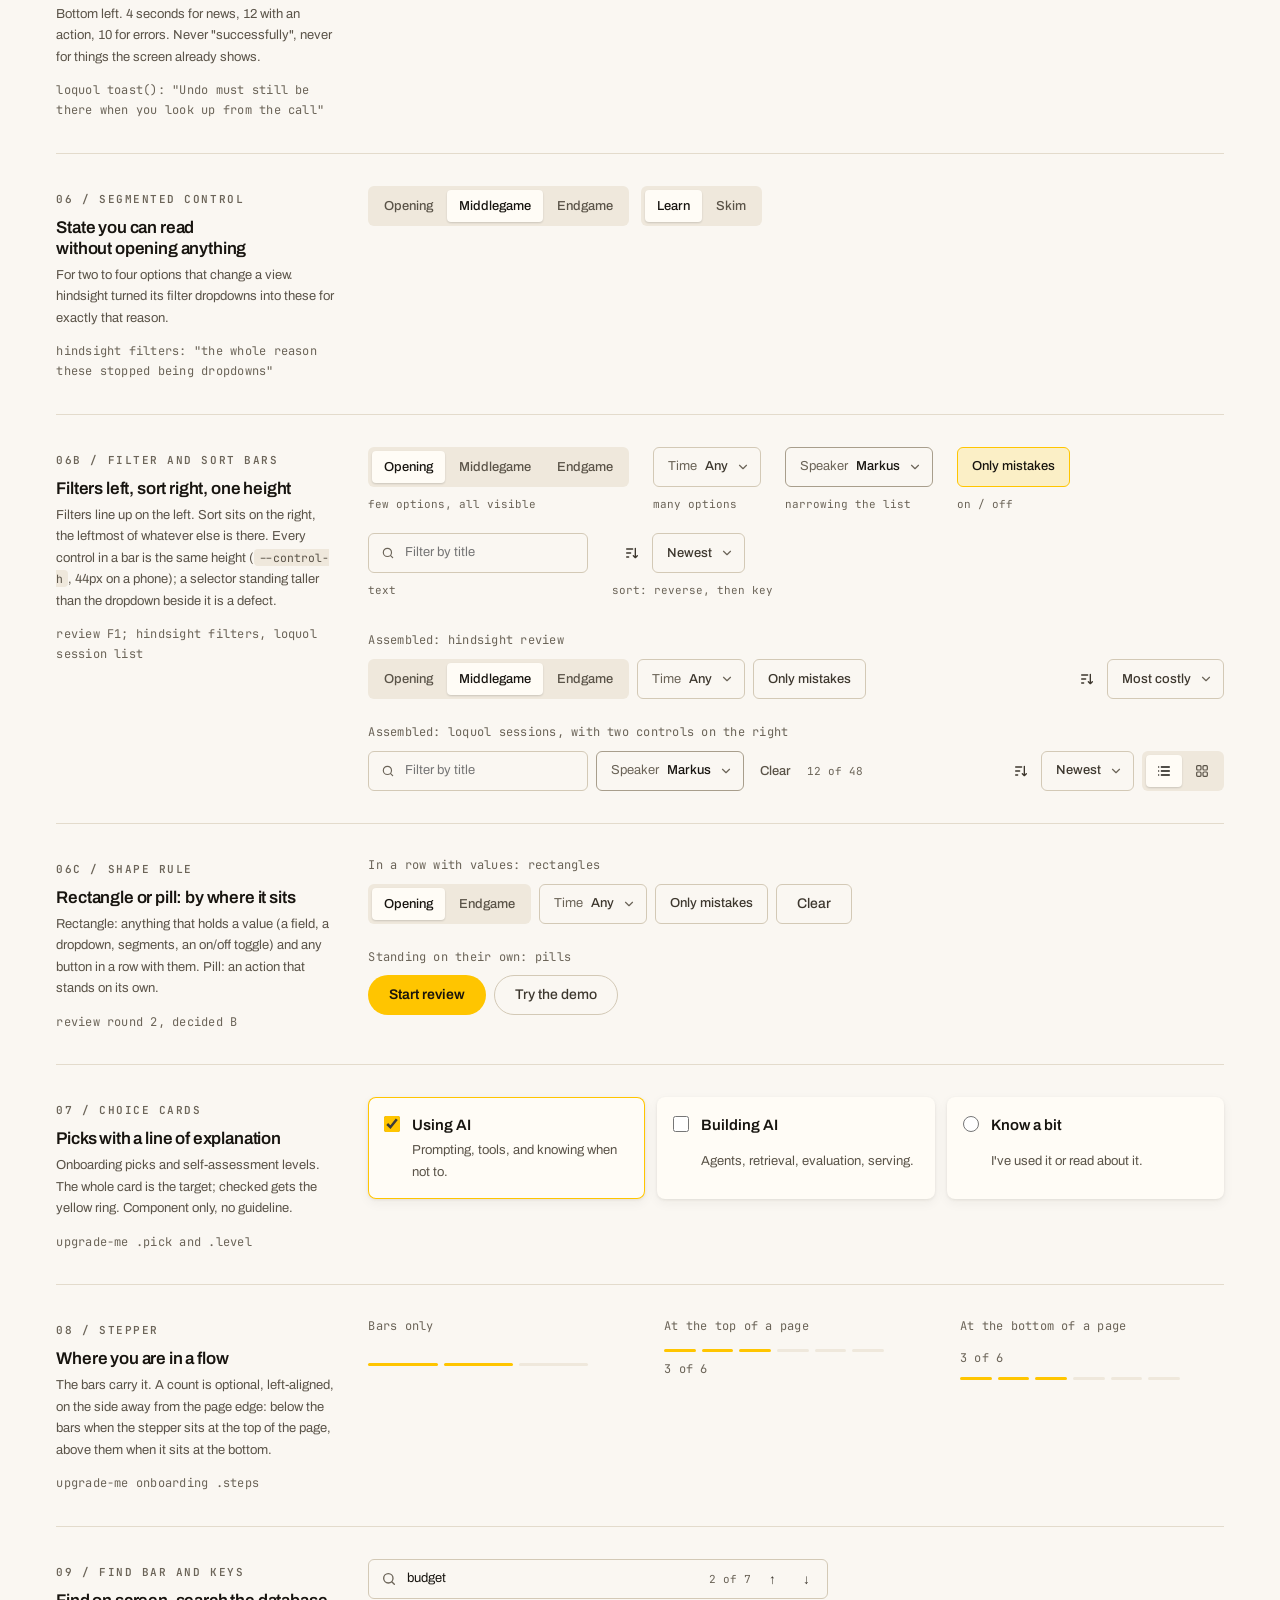
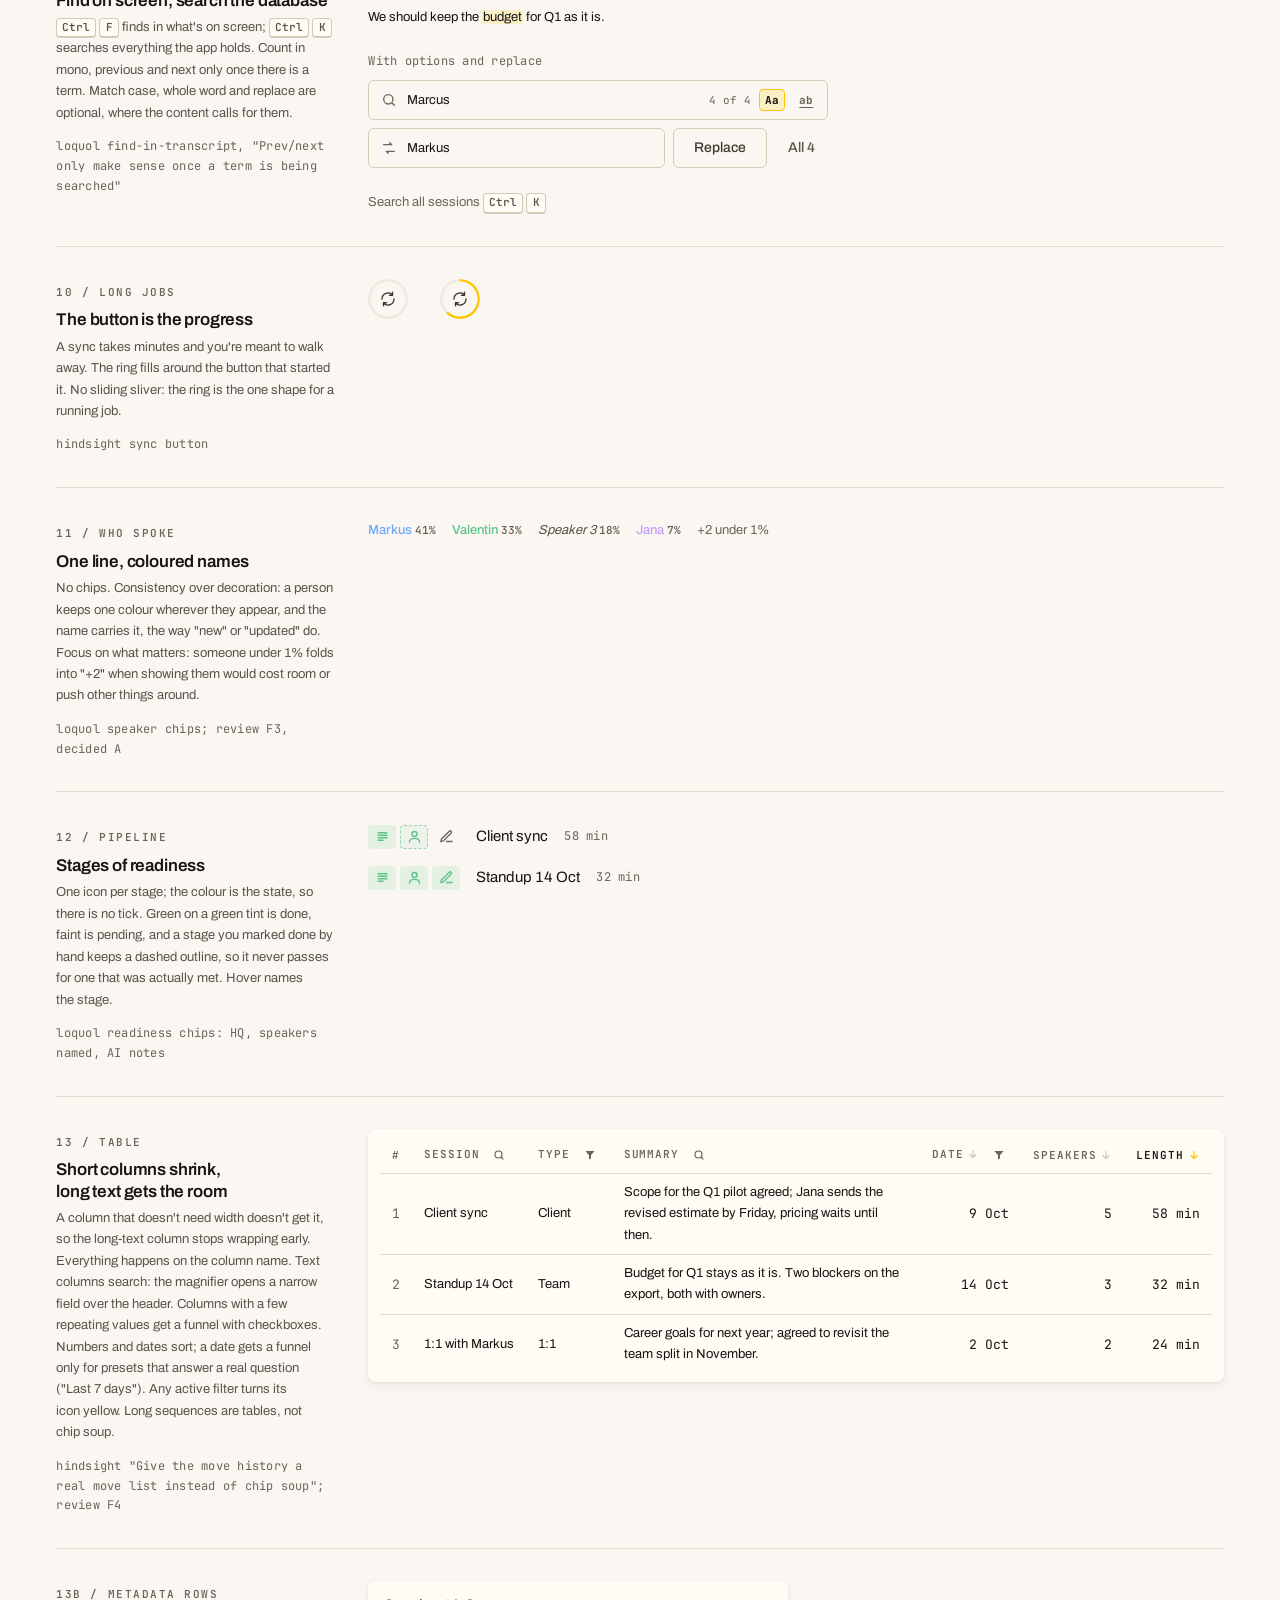
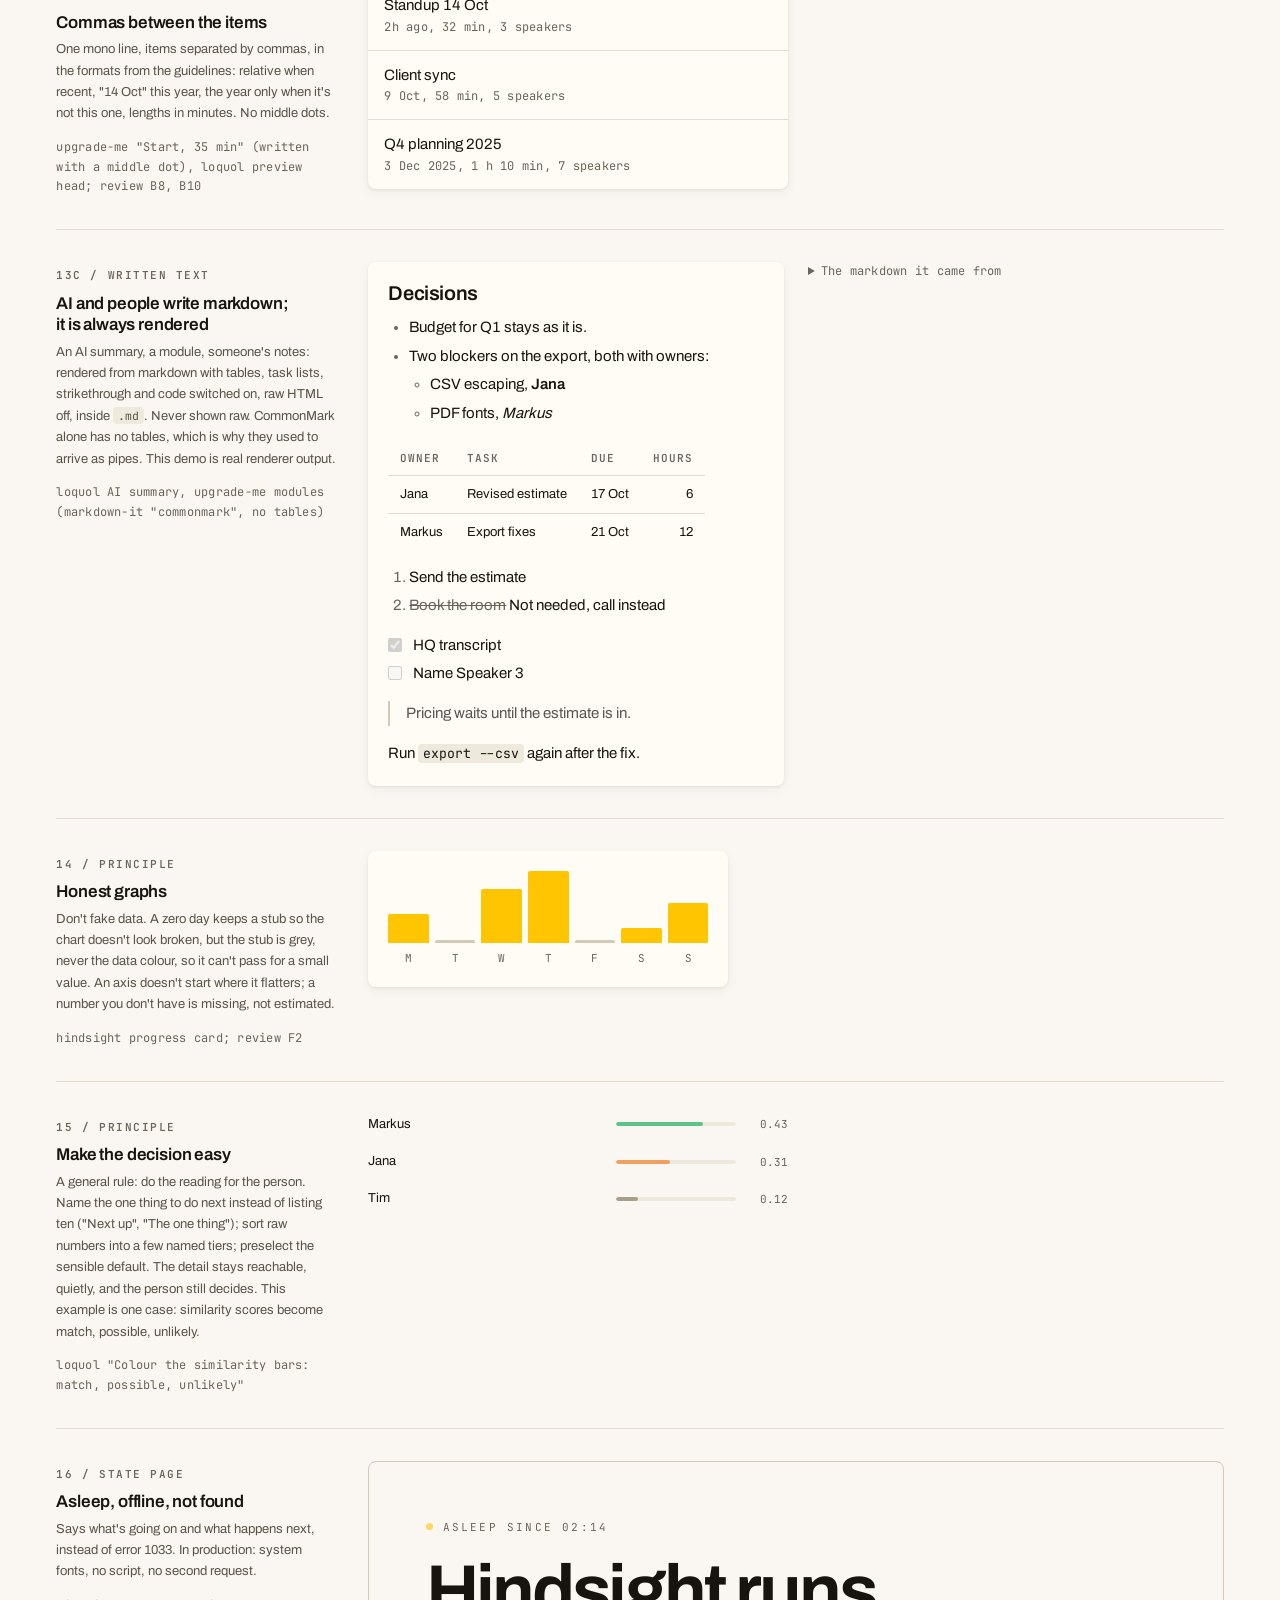
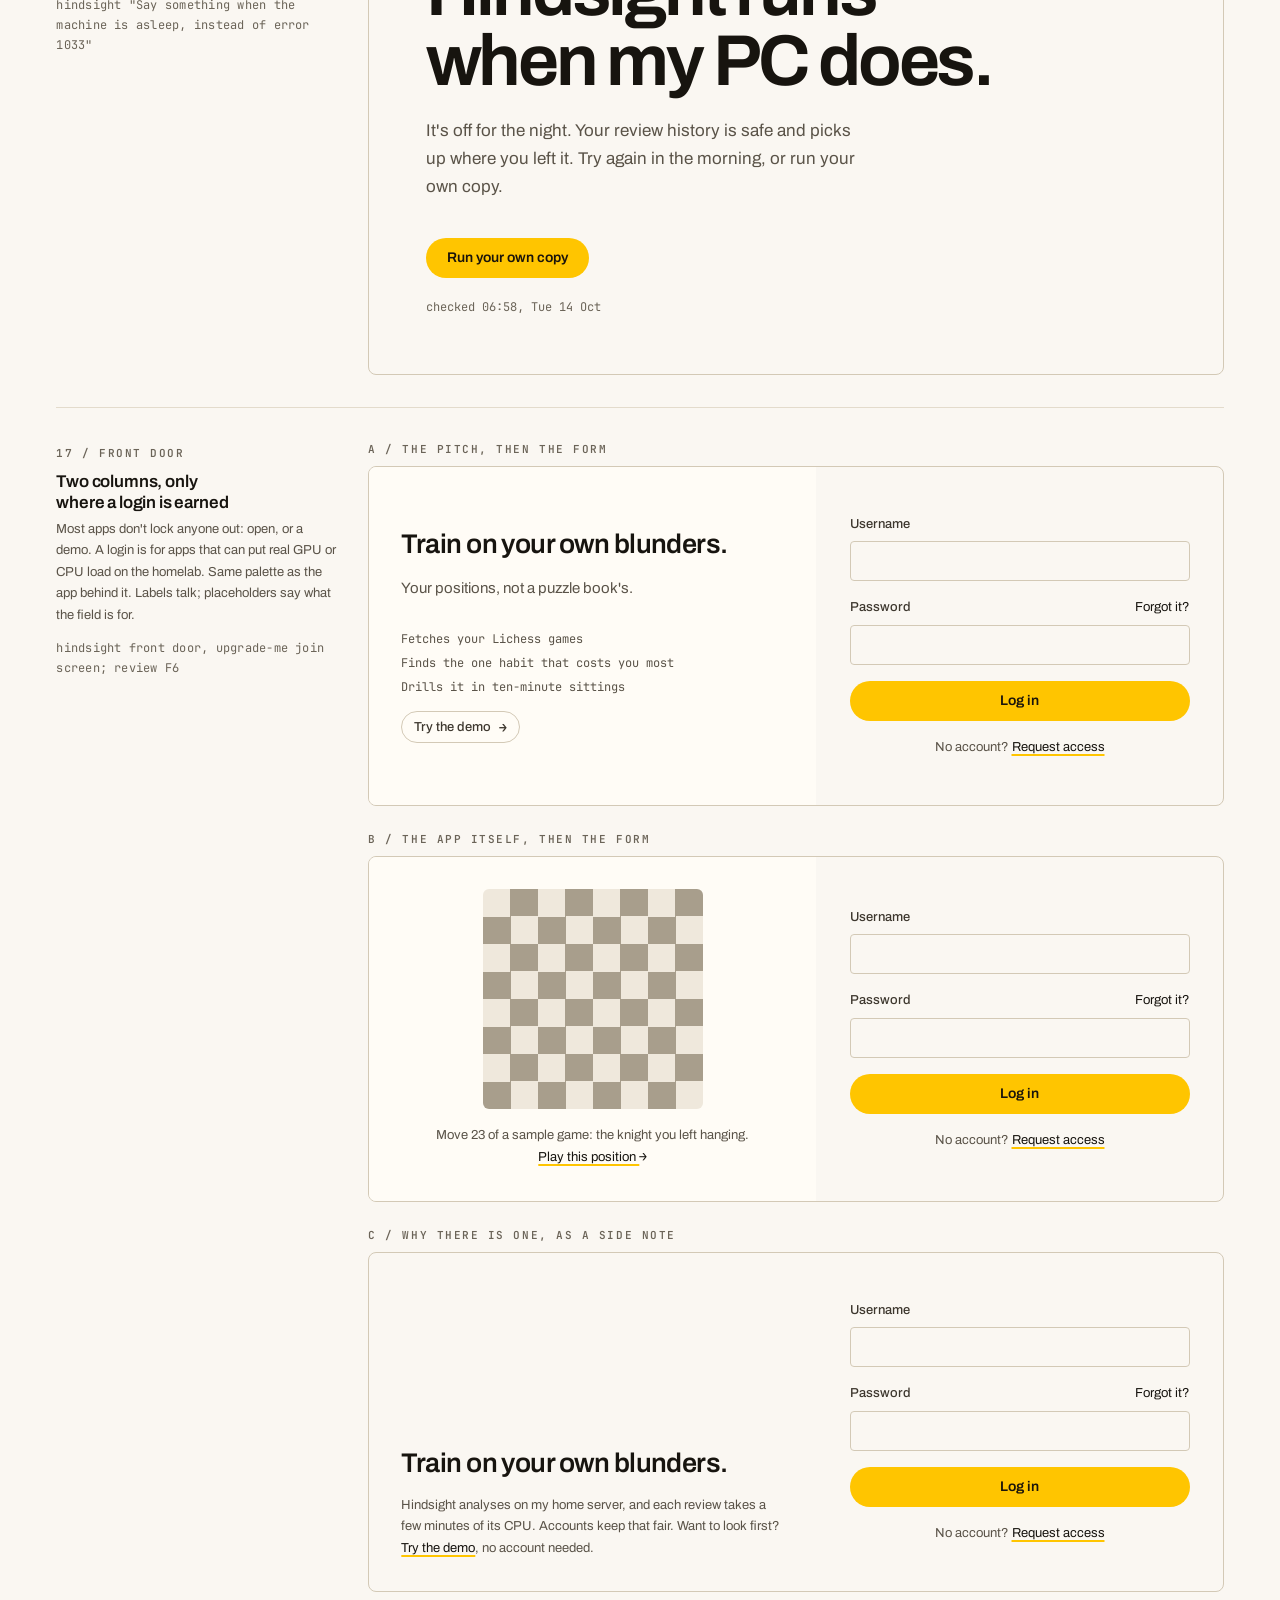
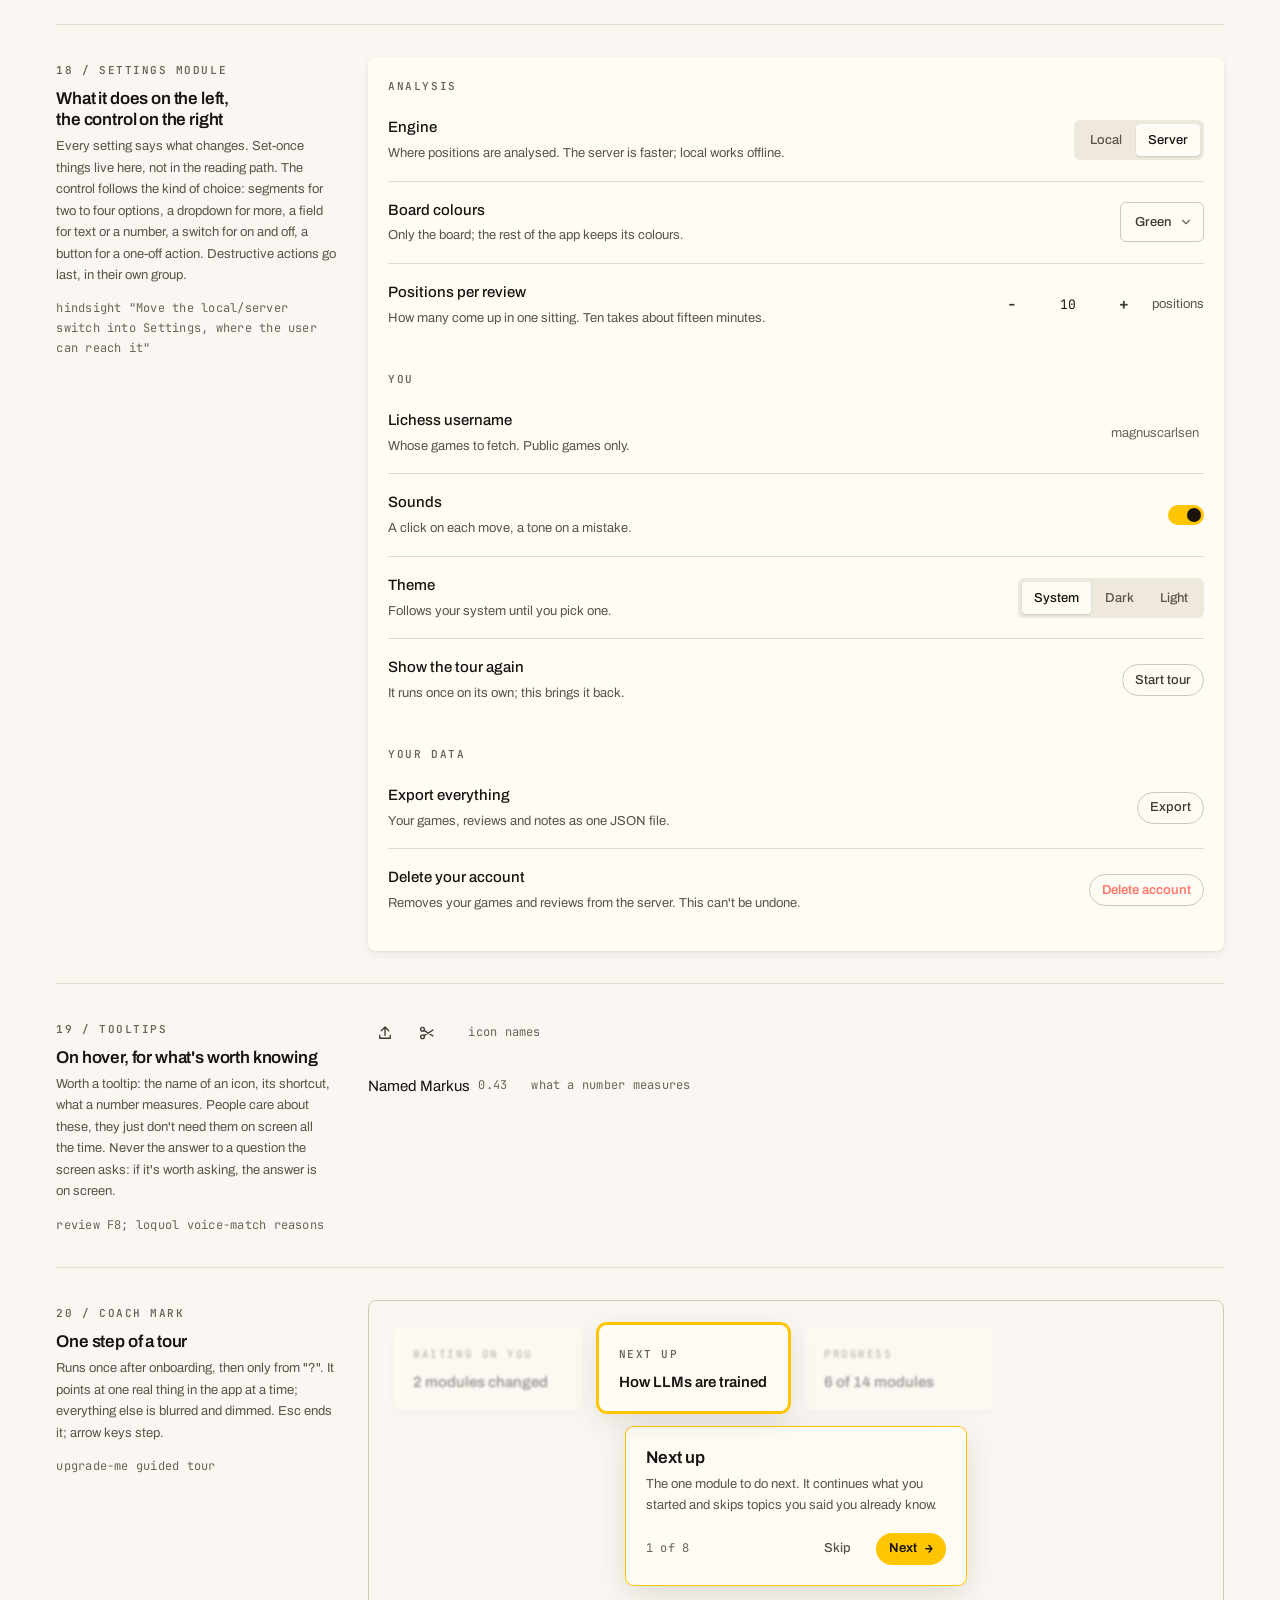
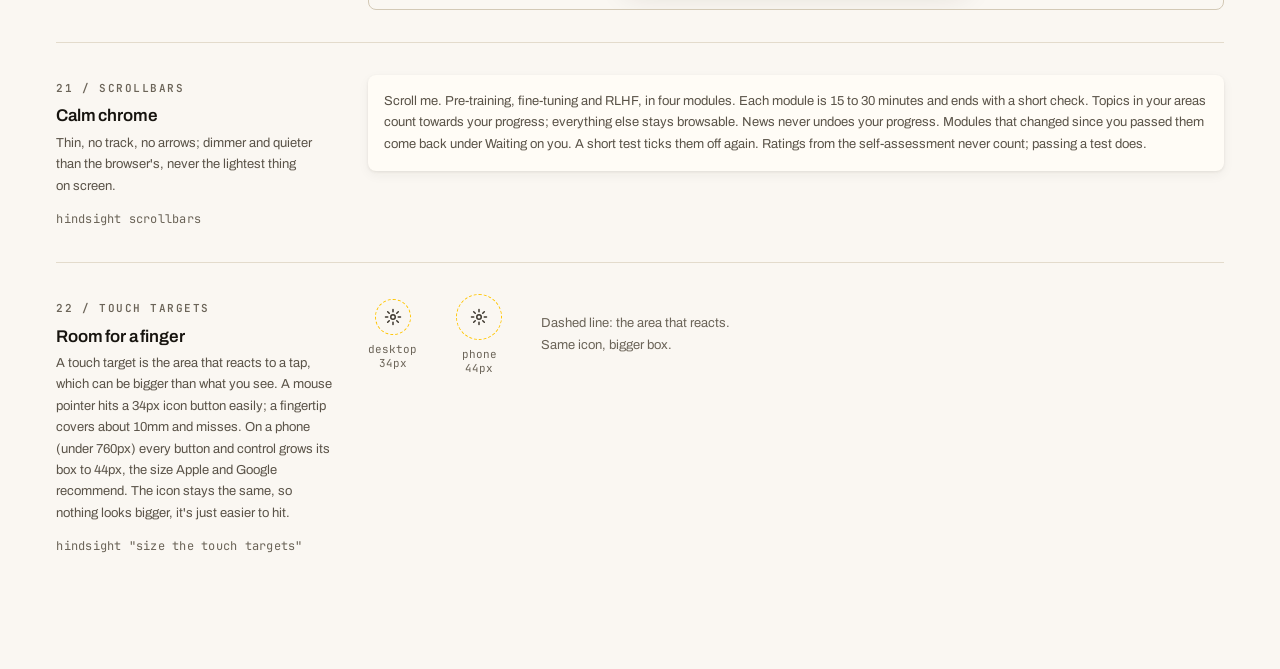
<file: reference/elements.html>
<!doctype html>
<html lang="en">
<head>
  <meta charset="utf-8">
  <meta name="viewport" content="width=device-width, initial-scale=1">
  <title>Design system elements</title>
  <script src="../js/theme.js"></script>
  <link rel="stylesheet" href="../css/fonts.css">
  <link rel="stylesheet" href="../css/tokens.css">
  <link rel="stylesheet" href="../css/base.css">
  <link rel="stylesheet" href="../css/components.css">
  <style>
    /* Layout of this page only, and its demo-only pieces (not components). */
    .ref-top { position: sticky; top: 0; z-index: var(--z-sticky); background: var(--bg); border-bottom: 1px solid var(--line); }
    .ref-top .container { display: flex; align-items: center; justify-content: space-between; gap: var(--space-4); height: 60px; }
    .intro { padding: var(--space-10) 0 var(--space-6); }
    .el { display: grid; grid-template-columns: 280px minmax(0, 1fr); gap: var(--space-8); align-items: start; padding: var(--space-8) 0; border-top: 1px solid var(--line); }
    .el > div:first-child h3 { font-size: var(--text-md); margin: 6px 0; }
    .el > div:first-child p { font-size: var(--text-sm); color: var(--muted); }
    .el .src { display: block; margin-top: var(--space-2); }
    .demo { min-width: 0; }
    .frame { border: 1px solid var(--line-2); border-radius: var(--radius-lg); overflow: hidden; background: var(--bg); }
    .parts { display: flex; flex-wrap: wrap; gap: var(--space-5) var(--space-6); align-items: flex-start; }
    .parts > figure { margin: 0; display: grid; gap: var(--space-2); justify-items: start; }
    .parts figcaption { font-family: var(--mono); font-size: 11px; color: var(--faint); }
    .parts .find { width: 220px; }
    .hit-demo { display: flex; gap: var(--space-10); align-items: center; }
    .hit-demo figure { margin: 0; display: grid; gap: var(--space-2); justify-items: center; }
    .hit-demo figcaption { font: 11px var(--mono); color: var(--faint); text-align: center; }
    .hit-demo .icon-btn { outline: 1px dashed var(--accent-mark); outline-offset: 0; }
    .hit-demo .phone { width: 44px; height: 44px; }
    .mini-board { width: min(220px, 100%); aspect-ratio: 1; border-radius: var(--radius-md); background: repeating-conic-gradient(var(--line-3) 0 25%, var(--surface-2) 0 50%) 0 0 / 25% 25%; }
    @media (max-width: 860px) { .el { grid-template-columns: 1fr; gap: var(--space-4); } }
  </style>
</head>
<body>

<header class="ref-top">
  <div class="container site">
    <strong style="letter-spacing: var(--tracking-h3)">Elements</strong>
    <a class="small" href="./"><span class="arrow">←</span> The reference</a>
    <button class="icon-btn" id="theme-btn" type="button" aria-label="Switch theme" title="Switch theme">
      <svg viewBox="0 0 24 24" fill="none" stroke="currentColor" stroke-width="1.8" stroke-linecap="round" stroke-linejoin="round" aria-hidden="true"><circle cx="12" cy="12" r="4"/><path d="M12 3v2M12 19v2M3 12h2M19 12h2M5.6 5.6l1.4 1.4M17 17l1.4 1.4M5.6 18.4 7 17M17 7l1.4-1.4"/></svg>
    </button>
  </div>
</header>

<main class="container site" style="padding-bottom: var(--space-20)">
  <div class="intro">
    <span class="eyebrow">Components, with their reasons</span>
    <h1 style="margin: var(--space-2) 0">Elements your apps already need</h1>
    <p class="lede">Each one exists in some form in upgrade-me, loquol or hindsight, usually built three different ways. This is the one way, on the system's tokens. The left column says why it looks like this; the rules are in <code>GUIDELINES.md</code>, the review that decided them in <code>docs/archive/2026-10-14-inferred-guidelines.md</code>.</p>
  </div>

  <!-- 1 -->
  <div class="el">
    <div><span class="eyebrow">01 / Arrows in mono</span><h3>Arrows that look the same everywhere</h3><p>Archivo has no <code>→ ↗ ← ✓</code>, so they come from whatever system font the OS picks. JetBrains Mono has them. hindsight moved to SVG for the same reason.</p><span class="meta src">hindsight trainer_template.html, pieces and icons</span></div>
    <div class="demo row" style="gap: var(--space-6)"><a href="#">Read case study <span class="arrow">→</span></a><span class="go" style="position:static">↗</span><span class="meta">✓ done</span></div>
  </div>

  <!-- 2 -->
  <div class="el">
    <div><span class="eyebrow">02 / App bar</span><h3>Brand left, symbols centred, tools right</h3><p>upgrade-me's header, generalised. On a phone the name goes and the mark stays.</p><span class="meta src">upgrade-me "Header: settings gear instead of the initial", "header nav as centered icons"</span></div>
    <div class="demo frame">
      <div class="appbar">
        <a class="brand" href="#"><svg viewBox="0 -1 32 32" fill="none" stroke="currentColor" stroke-linecap="round" stroke-linejoin="round" aria-hidden="true"><path d="M5 15 L16 4 L23 11 M27 26 L16 15 L9 22" stroke-width="3.2"/><circle cx="25.5" cy="13.5" r="2.4" stroke-width="2"/><circle cx="6.5" cy="24.5" r="2.4" stroke-width="2"/></svg><span>upgrade-me</span></a>
        <nav class="icon-nav">
          <a href="#" aria-current="page" aria-label="Home" title="Home"><svg viewBox="0 0 24 24" fill="none" stroke="currentColor" stroke-width="1.8" stroke-linecap="round" stroke-linejoin="round" aria-hidden="true"><path d="M4 11.5 12 4l8 7.5"/><path d="M6 10v9a1 1 0 0 0 1 1h3.5v-5.5h3V20H17a1 1 0 0 0 1-1v-9"/></svg></a>
          <a href="#" aria-label="Catalog" title="Catalog"><svg viewBox="0 0 24 24" fill="none" stroke="currentColor" stroke-width="1.8" stroke-linejoin="round" aria-hidden="true"><rect x="4" y="4" width="6.5" height="6.5" rx="1.5"/><rect x="13.5" y="4" width="6.5" height="6.5" rx="1.5"/><rect x="4" y="13.5" width="6.5" height="6.5" rx="1.5"/><rect x="13.5" y="13.5" width="6.5" height="6.5" rx="1.5"/></svg></a>
        </nav>
        <div class="tools">
          <button class="icon-btn bare" aria-label="Show me around" title="Show me around"><svg viewBox="0 0 24 24" fill="none" stroke="currentColor" stroke-width="2" stroke-linecap="round" aria-hidden="true"><circle cx="12" cy="12" r="9"/><path d="M9.5 9.5a2.5 2.5 0 1 1 3.5 2.3c-.6.3-1 .9-1 1.6v.6"/><path d="M12 17h.01"/></svg></button>
          <button class="icon-btn bare" aria-label="Settings" title="Settings"><svg viewBox="0 0 24 24" fill="none" stroke="currentColor" stroke-width="2" stroke-linecap="round" stroke-linejoin="round" aria-hidden="true"><circle cx="12" cy="12" r="3"/><path d="M12 2v3M12 19v3M2 12h3M19 12h3M4.9 4.9 7 7M17 17l2.1 2.1M4.9 19.1 7 17M17 7l2.1-2.1"/></svg></button>
        </div>
      </div>
    </div>
  </div>

  <!-- 3 -->
  <div class="el">
    <div><span class="eyebrow">03 / Menu and sort</span><h3>Our menu, not the platform's</h3><p>hindsight and loquol both replaced native selects because GTK drew them white-on-white. The chosen item gets a tick; the keyboard position gets a wash. Arrow keys work. A sort is always two parts: reverse order on the left, the key on the right. Anything that opens a list is a rounded rectangle, not a pill.</p><span class="meta src">hindsight .dd, loquol speaker picker, app menu; review F1</span></div>
    <div class="demo row" style="gap: var(--space-6)">
      <div class="sort">
        <button class="dir" type="button" aria-pressed="false" aria-label="Reverse order" title="Reverse order"><svg viewBox="0 0 24 24" fill="none" stroke="currentColor" stroke-width="2" stroke-linecap="round" stroke-linejoin="round" aria-hidden="true"><path d="M4 6h9M4 12h6M4 18h3M17 5v14M14 16l3 3 3-3"/></svg></button>
        <button class="picker menu-trigger" popovertarget="m-sort" style="anchor-name: --m-sort"><span class="v">Date</span><svg viewBox="0 0 24 24" fill="none" stroke="currentColor" stroke-width="2" stroke-linecap="round" stroke-linejoin="round" aria-hidden="true"><path d="m6 9 6 6 6-6"/></svg></button>
      </div>
      <div class="menu" id="m-sort" popover role="menu" style="position-anchor: --m-sort">
        <button role="menuitemradio" aria-checked="true">Date</button>
        <button role="menuitemradio" aria-checked="false">Length</button>
        <button role="menuitemradio" aria-checked="false">Speakers</button>
      </div>
      <button class="icon-btn bare menu-trigger" popovertarget="m-more" style="anchor-name: --m-more" aria-label="More actions" title="More actions"><svg viewBox="0 0 24 24" fill="currentColor" aria-hidden="true"><circle cx="5" cy="12" r="1.7"/><circle cx="12" cy="12" r="1.7"/><circle cx="19" cy="12" r="1.7"/></svg></button>
      <div class="menu" id="m-more" popover role="menu" style="position-anchor: --m-more">
        <button>Export as Markdown <span class="hint">Ctrl E</span></button>
        <button>Rename <span class="hint">F2</span></button>
        <hr>
        <button class="danger">Delete session</button>
      </div>
    </div>
  </div>

  <!-- 4 -->
  <div class="el">
    <div><span class="eyebrow">04 / Dialog</span><h3>Only to protect real work</h3><p>Confirm when an action overwrites something you can't get back, like regenerating an AI summary. Everything else gets Undo instead (05).</p><span class="meta src">loquol "Promise-based confirm dialog", "Confirms before overwriting an existing summary"</span></div>
    <div class="demo">
      <button class="btn ghost" onclick="document.getElementById('d-regen').showModal()">Regenerate summary</button>
      <dialog class="dialog" id="d-regen">
        <h3>Replace the AI summary?</h3>
        <p class="muted">The current summary is overwritten. Your own notes stay as they are.</p>
        <form method="dialog" class="actions"><button class="btn ghost" value="cancel">Keep it</button><button class="btn" value="ok">Replace</button></form>
      </dialog>
    </div>
  </div>

  <!-- 5 -->
  <div class="el">
    <div><span class="eyebrow">05 / Toast</span><h3>Results of background work, and Undo</h3><p>Bottom left. 4 seconds for news, 12 with an action, 10 for errors. Never "successfully", never for things the screen already shows.</p><span class="meta src">loquol toast(): "Undo must still be there when you look up from the call"</span></div>
    <div class="demo row">
      <button class="btn ghost sm" onclick="toast('Moved one line to Markus.', {action: {label: 'Undo', run: function () { toast('Moved it back.'); }}})">Move a line</button>
      <button class="btn ghost sm" onclick="toast('Standup 14 Oct saved as Markdown.', {kind: 'good', title: 'Exported'})">Export</button>
      <button class="btn ghost sm" onclick="toast('The transcribe server did not answer. Your audio is kept; try the HQ pass again in a minute.', {kind: 'error', title: 'HQ failed'})">Fail</button>
    </div>
  </div>

  <!-- 6 -->
  <div class="el">
    <div><span class="eyebrow">06 / Segmented control</span><h3>State you can read without opening anything</h3><p>For two to four options that change a view. hindsight turned its filter dropdowns into these for exactly that reason.</p><span class="meta src">hindsight filters: "the whole reason these stopped being dropdowns"</span></div>
    <div class="demo row">
      <div class="seg" role="group" aria-label="Phase"><button aria-pressed="false">Opening</button><button aria-pressed="true">Middlegame</button><button aria-pressed="false">Endgame</button></div>
      <div class="seg" role="group" aria-label="View"><button aria-pressed="true">Learn</button><button aria-pressed="false">Skim</button></div>
    </div>
  </div>

  <!-- 6b -->
  <div class="el">
    <div><span class="eyebrow">06b / Filter and sort bars</span><h3>Filters left, sort right, one height</h3><p>Filters line up on the left. Sort sits on the right, the leftmost of whatever else is there. Every control in a bar is the same height (<code>--control-h</code>, 44px on a phone); a selector standing taller than the dropdown beside it is a defect.</p><span class="meta src">review F1; hindsight filters, loquol session list</span></div>
    <div class="demo" style="display: grid; gap: var(--space-8)">
      <div class="parts">
        <figure><div class="seg" role="group" aria-label="Phase"><button aria-pressed="true">Opening</button><button aria-pressed="false">Middlegame</button><button aria-pressed="false">Endgame</button></div><figcaption>few options, all visible</figcaption></figure>
        <figure><button class="picker menu-trigger" popovertarget="m-time" style="anchor-name: --m-time"><span class="k">Time</span> <span class="v">Any</span><svg viewBox="0 0 24 24" fill="none" stroke="currentColor" stroke-width="2" stroke-linecap="round" stroke-linejoin="round" aria-hidden="true"><path d="m6 9 6 6 6-6"/></svg></button>
          <div class="menu" id="m-time" popover role="menu" style="position-anchor: --m-time"><button role="menuitemradio" aria-checked="true">Any</button><button role="menuitemradio" aria-checked="false">Bullet</button><button role="menuitemradio" aria-checked="false">Blitz</button><button role="menuitemradio" aria-checked="false">Rapid</button><button role="menuitemradio" aria-checked="false">Classical</button></div>
          <figcaption>many options</figcaption></figure>
        <figure><button class="picker set"><span class="k">Speaker</span> Markus<svg viewBox="0 0 24 24" fill="none" stroke="currentColor" stroke-width="2" stroke-linecap="round" stroke-linejoin="round" aria-hidden="true"><path d="m6 9 6 6 6-6"/></svg></button><figcaption>narrowing the list</figcaption></figure>
        <figure><button class="picker" aria-pressed="true">Only mistakes</button><figcaption>on / off</figcaption></figure>
        <figure><label class="find"><svg width="14" height="14" viewBox="0 0 24 24" fill="none" stroke="currentColor" stroke-width="2" stroke-linecap="round" aria-hidden="true" style="color:var(--faint)"><circle cx="11" cy="11" r="7"/><path d="m20 20-3.5-3.5"/></svg><input placeholder="Filter by title"></label><figcaption>text</figcaption></figure>
        <figure><div class="sort"><button class="dir" type="button" aria-pressed="false" aria-label="Reverse order" title="Reverse order"><svg viewBox="0 0 24 24" fill="none" stroke="currentColor" stroke-width="2" stroke-linecap="round" stroke-linejoin="round" aria-hidden="true"><path d="M4 6h9M4 12h6M4 18h3M17 5v14M14 16l3 3 3-3"/></svg></button><button class="picker"><span class="v">Newest</span><svg viewBox="0 0 24 24" fill="none" stroke="currentColor" stroke-width="2" stroke-linecap="round" stroke-linejoin="round" aria-hidden="true"><path d="m6 9 6 6 6-6"/></svg></button></div><figcaption>sort: reverse, then key</figcaption></figure>
      </div>

      <div style="display: grid; gap: var(--space-6)">
        <div style="display: grid; gap: var(--space-2)"><span class="meta">Assembled: hindsight review</span>
        <div class="filterbar">
          <div class="seg" role="group" aria-label="Phase"><button aria-pressed="false">Opening</button><button aria-pressed="true">Middlegame</button><button aria-pressed="false">Endgame</button></div>
          <button class="picker"><span class="k">Time</span> Any<svg viewBox="0 0 24 24" fill="none" stroke="currentColor" stroke-width="2" stroke-linecap="round" stroke-linejoin="round" aria-hidden="true"><path d="m6 9 6 6 6-6"/></svg></button>
          <button class="picker" aria-pressed="false">Only mistakes</button>
          <div class="end">
            <div class="sort"><button class="dir" type="button" aria-pressed="false" aria-label="Reverse order" title="Reverse order"><svg viewBox="0 0 24 24" fill="none" stroke="currentColor" stroke-width="2" stroke-linecap="round" stroke-linejoin="round" aria-hidden="true"><path d="M4 6h9M4 12h6M4 18h3M17 5v14M14 16l3 3 3-3"/></svg></button><button class="picker"><span class="v">Most costly</span><svg viewBox="0 0 24 24" fill="none" stroke="currentColor" stroke-width="2" stroke-linecap="round" stroke-linejoin="round" aria-hidden="true"><path d="m6 9 6 6 6-6"/></svg></button></div>
          </div>
        </div>
        </div>
        <div style="display: grid; gap: var(--space-2)"><span class="meta">Assembled: loquol sessions, with two controls on the right</span>
        <div class="filterbar">
          <label class="find"><svg width="14" height="14" viewBox="0 0 24 24" fill="none" stroke="currentColor" stroke-width="2" stroke-linecap="round" aria-hidden="true" style="color:var(--faint)"><circle cx="11" cy="11" r="7"/><path d="m20 20-3.5-3.5"/></svg><input placeholder="Filter by title"></label>
          <button class="picker set"><span class="k">Speaker</span> Markus<svg viewBox="0 0 24 24" fill="none" stroke="currentColor" stroke-width="2" stroke-linecap="round" stroke-linejoin="round" aria-hidden="true"><path d="m6 9 6 6 6-6"/></svg></button>
          <button class="clear">Clear</button>
          <span class="count">12 of 48</span>
          <div class="end">
            <div class="sort"><button class="dir" type="button" aria-pressed="false" aria-label="Reverse order" title="Reverse order"><svg viewBox="0 0 24 24" fill="none" stroke="currentColor" stroke-width="2" stroke-linecap="round" stroke-linejoin="round" aria-hidden="true"><path d="M4 6h9M4 12h6M4 18h3M17 5v14M14 16l3 3 3-3"/></svg></button><button class="picker"><span class="v">Newest</span><svg viewBox="0 0 24 24" fill="none" stroke="currentColor" stroke-width="2" stroke-linecap="round" stroke-linejoin="round" aria-hidden="true"><path d="m6 9 6 6 6-6"/></svg></button></div>
            <div class="seg icons" role="group" aria-label="Layout"><button class="tip" aria-pressed="true" aria-label="List" data-tip="List"><svg viewBox="0 0 24 24" fill="none" stroke="currentColor" stroke-width="2" stroke-linecap="round" aria-hidden="true"><path d="M8 6h12M8 12h12M8 18h12M4 6h.01M4 12h.01M4 18h.01"/></svg></button><button class="tip" aria-pressed="false" aria-label="Grid" data-tip="Grid"><svg viewBox="0 0 24 24" fill="none" stroke="currentColor" stroke-width="1.8" stroke-linejoin="round" aria-hidden="true"><rect x="4" y="4" width="6.5" height="6.5" rx="1.5"/><rect x="13.5" y="4" width="6.5" height="6.5" rx="1.5"/><rect x="4" y="13.5" width="6.5" height="6.5" rx="1.5"/><rect x="13.5" y="13.5" width="6.5" height="6.5" rx="1.5"/></svg></button></div>
          </div>
        </div>
        </div>
      </div>
    </div>
  </div>

  <!-- 6c -->
  <div class="el">
    <div><span class="eyebrow">06c / Shape rule</span><h3>Rectangle or pill: by where it sits</h3><p>Rectangle: anything that holds a value (a field, a dropdown, segments, an on/off toggle) and any button in a row with them. Pill: an action that stands on its own.</p><span class="meta src">review round 2, decided B</span></div>
    <div class="demo" style="display: grid; gap: var(--space-6)">
      <div style="display: grid; gap: var(--space-2)"><span class="meta">In a row with values: rectangles</span>
        <div class="filterbar"><div class="seg" role="group" aria-label="Phase"><button aria-pressed="true">Opening</button><button aria-pressed="false">Endgame</button></div><button class="picker"><span class="k">Time</span> Any<svg viewBox="0 0 24 24" fill="none" stroke="currentColor" stroke-width="2" stroke-linecap="round" stroke-linejoin="round" aria-hidden="true"><path d="m6 9 6 6 6-6"/></svg></button><button class="picker" aria-pressed="false">Only mistakes</button><button class="btn ghost">Clear</button></div>
      </div>
      <div style="display: grid; gap: var(--space-2)"><span class="meta">Standing on their own: pills</span>
        <div class="row" style="gap: var(--space-2)"><button class="btn">Start review</button><button class="btn ghost">Try the demo</button></div>
      </div>
    </div>
  </div>

  <!-- 7 -->
  <div class="el">
    <div><span class="eyebrow">07 / Choice cards</span><h3>Picks with a line of explanation</h3><p>Onboarding picks and self-assessment levels. The whole card is the target; checked gets the yellow ring. Component only, no guideline.</p><span class="meta src">upgrade-me .pick and .level</span></div>
    <div class="demo choices">
      <label class="choice"><input type="checkbox" checked><strong>Using AI</strong><span>Prompting, tools, and knowing when not to.</span></label>
      <label class="choice"><input type="checkbox"><strong>Building AI</strong><span>Agents, retrieval, evaluation, serving.</span></label>
      <label class="choice"><input type="radio" name="lvl"><strong>Know a bit</strong><span>I've used it or read about it.</span></label>
    </div>
  </div>

  <!-- 8 -->
  <div class="el">
    <div><span class="eyebrow">08 / Stepper</span><h3>Where you are in a flow</h3><p>The bars carry it. A count is optional, left-aligned, on the side away from the page edge: below the bars when the stepper sits at the top of the page, above them when it sits at the bottom.</p><span class="meta src">upgrade-me onboarding .steps</span></div>
    <div class="demo" style="display: grid; gap: var(--space-8); grid-template-columns: repeat(auto-fit, minmax(200px, 1fr))">
      <div style="display: grid; gap: var(--space-3)"><span class="meta">Bars only</span><div class="steps" aria-label="Step 2 of 3" style="max-width: 220px"><span class="on"></span><span class="on"></span><span></span></div></div>
      <div style="display: grid; gap: var(--space-3)"><span class="meta">At the top of a page</span><div class="stepper" aria-label="Step 3 of 6"><div class="steps"><span class="on"></span><span class="on"></span><span class="on"></span><span></span><span></span><span></span></div><span class="meta">3 of 6</span></div></div>
      <div style="display: grid; gap: var(--space-3)"><span class="meta">At the bottom of a page</span><div class="stepper" aria-label="Step 3 of 6"><span class="meta">3 of 6</span><div class="steps"><span class="on"></span><span class="on"></span><span class="on"></span><span></span><span></span><span></span></div></div></div>
    </div>
  </div>

  <!-- 9 -->
  <div class="el">
    <div><span class="eyebrow">09 / Find bar and keys</span><h3>Find on screen, search the database</h3><p><kbd>Ctrl</kbd> <kbd>F</kbd> finds in what's on screen; <kbd>Ctrl</kbd> <kbd>K</kbd> searches everything the app holds. Count in mono, previous and next only once there is a term. Match case, whole word and replace are optional, where the content calls for them.</p><span class="meta src">loquol find-in-transcript, "Prev/next only make sense once a term is being searched"</span></div>
    <div class="demo" style="display: grid; max-width: 460px; gap: var(--space-6)">
      <div style="display: grid; gap: var(--space-2)">
        <label class="find"><svg width="16" height="16" viewBox="0 0 24 24" fill="none" stroke="currentColor" stroke-width="2" stroke-linecap="round" aria-hidden="true" style="color:var(--faint)"><circle cx="11" cy="11" r="7"/><path d="m20 20-3.5-3.5"/></svg><input placeholder="Find in transcript" value="budget"><span class="count">2 of 7</span><button class="icon-btn step" aria-label="Previous match">↑</button><button class="icon-btn step" aria-label="Next match">↓</button></label>
        <p class="small">We should keep the <mark>budget</mark> for Q1 as it is.</p>
      </div>
      <div class="find-replace">
        <span class="meta">With options and replace</span>
        <div class="row"><label class="find"><svg width="16" height="16" viewBox="0 0 24 24" fill="none" stroke="currentColor" stroke-width="2" stroke-linecap="round" aria-hidden="true" style="color:var(--faint)"><circle cx="11" cy="11" r="7"/><path d="m20 20-3.5-3.5"/></svg><input placeholder="Find in transcript" value="Marcus"><span class="count">4 of 4</span><button class="opt tip" type="button" aria-pressed="true" aria-label="Match case" data-tip="Match case">Aa</button><button class="opt word tip" type="button" aria-pressed="false" aria-label="Whole words only" data-tip="Whole words only">ab</button></label></div>
        <div class="row"><label class="find"><svg width="16" height="16" viewBox="0 0 24 24" fill="none" stroke="currentColor" stroke-width="2" stroke-linecap="round" stroke-linejoin="round" aria-hidden="true" style="color:var(--faint)"><path d="M4 7h12l-3-3M20 17H8l3 3"/></svg><input placeholder="Replace with" value="Markus"></label><button class="btn ghost">Replace</button><button class="btn quiet">All 4</button></div>
      </div>
      <p class="small faint">Search all sessions <kbd>Ctrl</kbd> <kbd>K</kbd></p>
    </div>
  </div>

  <!-- 10 -->
  <div class="el">
    <div><span class="eyebrow">10 / Long jobs</span><h3>The button is the progress</h3><p>A sync takes minutes and you're meant to walk away. The ring fills around the button that started it. No sliding sliver: the ring is the one shape for a running job.</p><span class="meta src">hindsight sync button</span></div>
    <div class="demo row" style="gap: var(--space-8)">
      <div class="job-row"><button class="job" style="--p:0" aria-label="Sync" title="Sync"><svg viewBox="0 0 24 24" fill="none" stroke="currentColor" stroke-width="1.8" stroke-linecap="round" stroke-linejoin="round" aria-hidden="true"><path d="M20 12a8 8 0 0 1-14 5.3M4 12a8 8 0 0 1 14-5.3"/><path d="M18 3v4h-4M6 21v-4h4"/></svg></button></div>
      <div class="job-row"><button class="job" style="--p:62" aria-label="Syncing, 62%" title="Syncing, 62%"><svg viewBox="0 0 24 24" fill="none" stroke="currentColor" stroke-width="1.8" stroke-linecap="round" stroke-linejoin="round" aria-hidden="true"><path d="M20 12a8 8 0 0 1-14 5.3M4 12a8 8 0 0 1 14-5.3"/><path d="M18 3v4h-4M6 21v-4h4"/></svg></button></div>
    </div>
  </div>

  <!-- 11 -->
  <div class="el">
    <div><span class="eyebrow">11 / Who spoke</span><h3>One line, coloured names</h3><p>No chips. Consistency over decoration: a person keeps one colour wherever they appear, and the name carries it, the way "new" or "updated" do. Focus on what matters: someone under 1% folds into "+2" when showing them would cost room or push other things around.</p><span class="meta src">loquol speaker chips; review F3, decided A</span></div>
    <div class="demo"><div class="who"><span style="--c:var(--data-1)">Markus <b>41%</b></span><span style="--c:var(--data-2)">Valentin <b>33%</b></span><span class="anon">Speaker 3 <b>18%</b></span><span style="--c:var(--data-3)">Jana <b>7%</b></span><span class="more">+2 under 1%</span></div></div>
  </div>

  <!-- 12 -->
  <div class="el">
    <div><span class="eyebrow">12 / Pipeline</span><h3>Stages of readiness</h3><p>One icon per stage; the colour is the state, so there is no tick. Green on a green tint is done, faint is pending, and a stage you marked done by hand keeps a dashed outline, so it never passes for one that was actually met. Hover names the stage.</p><span class="meta src">loquol readiness chips: HQ, speakers named, AI notes</span></div>
    <div class="demo" style="display: grid; gap: var(--space-4)">
      <div class="row" style="gap: var(--space-4)"><div class="pipeline"><span class="done tip" data-tip="HQ transcript"><svg viewBox="0 0 24 24" fill="none" stroke="currentColor" stroke-width="2.2" stroke-linecap="round" aria-hidden="true"><path d="M5 6h14M5 10h14M5 14h14M5 18h8"/></svg></span><span class="manual tip" data-tip="Speakers named (marked done by hand)"><svg viewBox="0 0 24 24" fill="none" stroke="currentColor" stroke-width="2.2" stroke-linecap="round" stroke-linejoin="round" aria-hidden="true"><circle cx="12" cy="8" r="4"/><path d="M4 21c0-4 3.6-6 8-6s8 2 8 6"/></svg></span><span class="tip" data-tip="No AI notes yet"><svg viewBox="0 0 24 24" fill="none" stroke="currentColor" stroke-width="2.2" stroke-linecap="round" stroke-linejoin="round" aria-hidden="true"><path d="M12 20h9"/><path d="M16.5 3.5a2.1 2.1 0 0 1 3 3L7 19l-4 1 1-4z"/></svg></span></div><span>Client sync</span><span class="meta">58 min</span></div>
      <div class="row" style="gap: var(--space-4)"><div class="pipeline"><span class="done tip" data-tip="HQ transcript"><svg viewBox="0 0 24 24" fill="none" stroke="currentColor" stroke-width="2.2" stroke-linecap="round" aria-hidden="true"><path d="M5 6h14M5 10h14M5 14h14M5 18h8"/></svg></span><span class="done tip" data-tip="All speakers named"><svg viewBox="0 0 24 24" fill="none" stroke="currentColor" stroke-width="2.2" stroke-linecap="round" stroke-linejoin="round" aria-hidden="true"><circle cx="12" cy="8" r="4"/><path d="M4 21c0-4 3.6-6 8-6s8 2 8 6"/></svg></span><span class="done tip" data-tip="AI notes created"><svg viewBox="0 0 24 24" fill="none" stroke="currentColor" stroke-width="2.2" stroke-linecap="round" stroke-linejoin="round" aria-hidden="true"><path d="M12 20h9"/><path d="M16.5 3.5a2.1 2.1 0 0 1 3 3L7 19l-4 1 1-4z"/></svg></span></div><span>Standup 14 Oct</span><span class="meta">32 min</span></div>
    </div>
  </div>

  <!-- 13 -->
  <div class="el">
    <div><span class="eyebrow">13 / Table</span><h3>Short columns shrink, long text gets the room</h3><p>A column that doesn't need width doesn't get it, so the long-text column stops wrapping early. Everything happens on the column name. Text columns search: the magnifier opens a narrow field over the header. Columns with a few repeating values get a funnel with checkboxes. Numbers and dates sort; a date gets a funnel only for presets that answer a real question ("Last 7 days"). Any active filter turns its icon yellow. Long sequences are tables, not chip soup.</p><span class="meta src">hindsight "Give the move history a real move list instead of chip soup"; review F4</span></div>
    <div class="demo panel" style="padding: var(--space-2) var(--space-3); overflow-x: auto">
      <table class="table" data-today="20261014">
        <thead>
          <tr><th class="n">#</th><th class="fit">Session <button class="th-find" type="button" aria-label="Search sessions" title="Search sessions"><svg class="glass" viewBox="0 0 24 24" fill="none" stroke="currentColor" stroke-width="2.4" stroke-linecap="round" aria-hidden="true"><circle cx="11" cy="11" r="7"/><path d="m20 20-3.5-3.5"/></svg><svg class="funnel" viewBox="0 0 24 24" fill="currentColor" aria-hidden="true"><path d="M3 4h18l-7 8.5V19l-4 2v-8.5z"/></svg></button><input class="th-search" hidden aria-label="Search sessions" placeholder="Search sessions"></th><th class="fit">Type <button class="th-filter" type="button" popovertarget="f-type" style="anchor-name: --f-type" aria-label="Filter by type" title="Filter by type"><svg viewBox="0 0 24 24" fill="currentColor" aria-hidden="true"><path d="M3 4h18l-7 8.5V19l-4 2v-8.5z"/></svg></button><div class="menu" id="f-type" popover role="menu" data-filter="set" style="position-anchor: --f-type"><button role="menuitemcheckbox" aria-checked="true" data-value="Client">Client</button><button role="menuitemcheckbox" aria-checked="true" data-value="Team">Team</button><button role="menuitemcheckbox" aria-checked="true" data-value="1:1">1:1</button></div></th><th>Summary <button class="th-find" type="button" aria-label="Search summaries" title="Search summaries"><svg class="glass" viewBox="0 0 24 24" fill="none" stroke="currentColor" stroke-width="2.4" stroke-linecap="round" aria-hidden="true"><circle cx="11" cy="11" r="7"/><path d="m20 20-3.5-3.5"/></svg><svg class="funnel" viewBox="0 0 24 24" fill="currentColor" aria-hidden="true"><path d="M3 4h18l-7 8.5V19l-4 2v-8.5z"/></svg></button><input class="th-search" hidden aria-label="Search summaries" placeholder="Search summaries"></th><th class="fit numeric"><button class="th-sort" type="button">Date <svg viewBox="0 0 24 24" fill="none" stroke="currentColor" stroke-width="2.4" stroke-linecap="round" stroke-linejoin="round" aria-hidden="true"><path d="M12 5v14M6 13l6 6 6-6"/></svg></button> <button class="th-filter" type="button" popovertarget="f-date" style="anchor-name: --f-date" aria-label="Filter by date" title="Filter by date"><svg viewBox="0 0 24 24" fill="currentColor" aria-hidden="true"><path d="M3 4h18l-7 8.5V19l-4 2v-8.5z"/></svg></button><div class="menu" id="f-date" popover role="menu" data-filter="days" style="position-anchor: --f-date"><button role="menuitemradio" aria-checked="true" data-days="0">Any time</button><button role="menuitemradio" aria-checked="false" data-days="7">Last 7 days</button><button role="menuitemradio" aria-checked="false" data-days="30">Last 30 days</button></div></th><th class="fit numeric"><button class="th-sort" type="button">Speakers <svg viewBox="0 0 24 24" fill="none" stroke="currentColor" stroke-width="2.4" stroke-linecap="round" stroke-linejoin="round" aria-hidden="true"><path d="M12 5v14M6 13l6 6 6-6"/></svg></button></th><th class="fit numeric" aria-sort="descending"><button class="th-sort" type="button">Length <svg viewBox="0 0 24 24" fill="none" stroke="currentColor" stroke-width="2.4" stroke-linecap="round" stroke-linejoin="round" aria-hidden="true"><path d="M12 5v14M6 13l6 6 6-6"/></svg></button></th></tr>
        </thead>
        <tbody>
          <tr><td class="n">1</td><td class="fit">Client sync</td><td class="fit">Client</td><td>Scope for the Q1 pilot agreed; Jana sends the revised estimate by Friday, pricing waits until then.</td><td class="fit numeric" data-v="20261009">9 Oct</td><td class="fit numeric">5</td><td class="fit numeric" data-v="58">58 min</td></tr>
          <tr><td class="n">2</td><td class="fit">Standup 14 Oct</td><td class="fit">Team</td><td>Budget for Q1 stays as it is. Two blockers on the export, both with owners.</td><td class="fit numeric" data-v="20261014">14 Oct</td><td class="fit numeric">3</td><td class="fit numeric" data-v="32">32 min</td></tr>
          <tr><td class="n">3</td><td class="fit">1:1 with Markus</td><td class="fit">1:1</td><td>Career goals for next year; agreed to revisit the team split in November.</td><td class="fit numeric" data-v="20261002">2 Oct</td><td class="fit numeric">2</td><td class="fit numeric" data-v="24">24 min</td></tr>
        </tbody>
      </table>
    </div>
  </div>

  <!-- 13b -->
  <div class="el">
    <div><span class="eyebrow">13b / Metadata rows</span><h3>Commas between the items</h3><p>One mono line, items separated by commas, in the formats from the guidelines: relative when recent, "14 Oct" this year, the year only when it's not this one, lengths in minutes. No middle dots.</p><span class="meta src">upgrade-me "Start, 35 min" (written with a middle dot), loquol preview head; review B8, B10</span></div>
    <div class="demo" style="max-width: 420px">
      <div class="rows">
        <div><span class="grow">Standup 14 Oct<div class="meta">2h ago, 32 min, 3 speakers</div></span></div>
        <div><span class="grow">Client sync<div class="meta">9 Oct, 58 min, 5 speakers</div></span></div>
        <div><span class="grow">Q4 planning 2025<div class="meta">3 Dec 2025, 1 h 10 min, 7 speakers</div></span></div>
      </div>
    </div>
  </div>

  <!-- 13c -->
  <div class="el">
    <div><span class="eyebrow">13c / Written text</span><h3>AI and people write markdown; it is always rendered</h3><p>An AI summary, a module, someone's notes: rendered from markdown with tables, task lists, strikethrough and code switched on, raw HTML off, inside <code>.md</code>. Never shown raw. CommonMark alone has no tables, which is why they used to arrive as pipes. This demo is real renderer output.</p><span class="meta src">loquol AI summary, upgrade-me modules (markdown-it "commonmark", no tables)</span></div>
    <div class="demo" style="display: grid; gap: var(--space-6); grid-template-columns: repeat(auto-fit, minmax(280px, 1fr)); align-items: start">
      <div class="panel md" style="padding: var(--space-5)">
<h2>Decisions</h2>
<ul>
<li>Budget for Q1 stays as it is.</li>
<li>Two blockers on the export, both with owners:
<ul>
<li>CSV escaping, <strong>Jana</strong></li>
<li>PDF fonts, <em>Markus</em></li>
</ul>
</li>
</ul>
<table>
<thead>
<tr>
<th>Owner</th>
<th>Task</th>
<th>Due</th>
<th style="text-align:right">Hours</th>
</tr>
</thead>
<tbody>
<tr>
<td>Jana</td>
<td>Revised estimate</td>
<td>17 Oct</td>
<td style="text-align:right">6</td>
</tr>
<tr>
<td>Markus</td>
<td>Export fixes</td>
<td>21 Oct</td>
<td style="text-align:right">12</td>
</tr>
</tbody>
</table>
<ol>
<li>Send the estimate</li>
<li><s>Book the room</s> Not needed, call instead</li>
</ol>
<ul class="contains-task-list">
<li class="task-list-item"><input class="task-list-item-checkbox" checked="checked" disabled="disabled" type="checkbox"> HQ transcript</li>
<li class="task-list-item"><input class="task-list-item-checkbox" disabled="disabled" type="checkbox"> Name Speaker 3</li>
</ul>
<blockquote>
<p>Pricing waits until the estimate is in.</p>
</blockquote>
<p>Run <code>export --csv</code> again after the fix.</p>
      </div>
      <details><summary class="meta" style="cursor: pointer">The markdown it came from</summary><pre style="margin-top: var(--space-2)">## Decisions

- Budget for Q1 stays as it is.
- Two blockers on the export, both with owners:
  - CSV escaping, **Jana**
  - PDF fonts, *Markus*

| Owner | Task | Due | Hours |
|---|---|---|--:|
| Jana | Revised estimate | 17 Oct | 6 |
| Markus | Export fixes | 21 Oct | 12 |

1. Send the estimate
2. ~~Book the room~~ Not needed, call instead

- [x] HQ transcript
- [ ] Name Speaker 3

&gt; Pricing waits until the estimate is in.

Run `export --csv` again after the fix.</pre></details>
    </div>
  </div>

  <!-- 14 -->
  <div class="el">
    <div><span class="eyebrow">14 / Principle</span><h3>Honest graphs</h3><p>Don't fake data. A zero day keeps a stub so the chart doesn't look broken, but the stub is grey, never the data colour, so it can't pass for a small value. An axis doesn't start where it flatters; a number you don't have is missing, not estimated.</p><span class="meta src">hindsight progress card; review F2</span></div>
    <div class="demo panel" style="padding: var(--space-5); max-width: 360px">
      <div class="week"><span style="--v:40"></span><span class="zero" style="--v:0"></span><span style="--v:75"></span><span style="--v:100"></span><span class="zero" style="--v:0"></span><span style="--v:20"></span><span style="--v:55"></span></div>
      <div class="week-labels"><span>M</span><span>T</span><span>W</span><span>T</span><span>F</span><span>S</span><span>S</span></div>
    </div>
  </div>

  <!-- 15 -->
  <div class="el">
    <div><span class="eyebrow">15 / Principle</span><h3>Make the decision easy</h3><p>A general rule: do the reading for the person. Name the one thing to do next instead of listing ten ("Next up", "The one thing"); sort raw numbers into a few named tiers; preselect the sensible default. The detail stays reachable, quietly, and the person still decides. This example is one case: similarity scores become match, possible, unlikely.</p><span class="meta src">loquol "Colour the similarity bars: match, possible, unlikely"</span></div>
    <div class="demo stack" style="max-width: 420px">
      <div class="meter match"><span>Markus</span><div class="bar"><span style="width:72%"></span></div><span class="val">0.43</span></div>
      <div class="meter possible"><span>Jana</span><div class="bar"><span style="width:45%"></span></div><span class="val">0.31</span></div>
      <div class="meter unlikely"><span>Tim</span><div class="bar"><span style="width:18%"></span></div><span class="val">0.12</span></div>
    </div>
  </div>

  <!-- 16 -->
  <div class="el">
    <div><span class="eyebrow">16 / State page</span><h3>Asleep, offline, not found</h3><p>Says what's going on and what happens next, instead of error 1033. In production: system fonts, no script, no second request.</p><span class="meta src">hindsight "Say something when the machine is asleep, instead of error 1033"</span></div>
    <div class="demo frame"><div class="state-page" style="min-height: 0">
      <span class="status">Asleep since 02:14</span>
      <h1>Hindsight runs when my PC does.</h1>
      <p>It's off for the night. Your review history is safe and picks up where you left it. Try again in the morning, or run your own copy.</p>
      <div class="row"><a class="btn" href="#">Run your own copy</a></div>
      <span class="stamp">checked 06:58, Tue 14 Oct</span>
    </div></div>
  </div>

  <!-- 17 -->
  <div class="el">
    <div><span class="eyebrow">17 / Front door</span><h3>Two columns, only where a login is earned</h3><p>Most apps don't lock anyone out: open, or a demo. A login is for apps that can put real GPU or CPU load on the homelab. Same palette as the app behind it. Labels talk; placeholders say what the field is for.</p><span class="meta src">hindsight front door, upgrade-me join screen; review F6</span></div>
    <div class="demo" style="display: grid; gap: var(--space-6)">
      <div style="display: grid; gap: var(--space-2)"><span class="eyebrow">A / The pitch, then the form</span>
        <div class="frame door-split">
          <div class="side">
            <h2>Train on your own blunders.</h2>
            <p class="muted">Your positions, not a puzzle book's.</p>
            <ul class="facts"><li>Fetches your Lichess games</li><li>Finds the one habit that costs you most</li><li>Drills it in ten-minute sittings</li></ul>
            <div><a class="btn ghost sm" href="#">Try the demo <span class="arrow">→</span></a></div>
          </div>
          <div>
          <form onsubmit="return false">
            <div class="field"><label for="ua">Username</label><input class="input" id="ua" autocomplete="username"></div>
            <div class="field"><div class="label-row"><label for="pa" style="font-size: var(--text-sm); font-weight: var(--weight-medium); color: var(--soft)">Password</label><a class="small" href="#">Forgot it?</a></div><input class="input" id="pa" type="password" autocomplete="current-password"></div>
            <button class="btn">Log in</button>
            <p class="alt">No account? <a href="#">Request access</a></p>
          </form>
          </div>
        </div>
      </div>
      <div style="display: grid; gap: var(--space-2)"><span class="eyebrow">B / The app itself, then the form</span>
        <div class="frame door-split">
          <div class="side" style="justify-items: center; text-align: center">
            <div class="mini-board" role="img" aria-label="A position from a sample game"></div>
            <p class="small muted">Move 23 of a sample game: the knight you left hanging.<br><a href="#">Play this position <span class="arrow">→</span></a></p>
          </div>
          <div>
          <form onsubmit="return false">
            <div class="field"><label for="ub">Username</label><input class="input" id="ub" autocomplete="username"></div>
            <div class="field"><div class="label-row"><label for="pb" style="font-size: var(--text-sm); font-weight: var(--weight-medium); color: var(--soft)">Password</label><a class="small" href="#">Forgot it?</a></div><input class="input" id="pb" type="password" autocomplete="current-password"></div>
            <button class="btn">Log in</button>
            <p class="alt">No account? <a href="#">Request access</a></p>
          </form>
          </div>
        </div>
      </div>
      <div style="display: grid; gap: var(--space-2)"><span class="eyebrow">C / Why there is one, as a side note</span>
        <div class="frame door-split">
          <div class="note">
            <h2 style="color: var(--text)">Train on your own blunders.</h2>
            <p>Hindsight analyses on my home server, and each review takes a few minutes of its CPU. Accounts keep that fair. Want to look first? <a href="#">Try the demo</a>, no account needed.</p>
          </div>
          <div>
          <form onsubmit="return false">
            <div class="field"><label for="uc">Username</label><input class="input" id="uc" autocomplete="username"></div>
            <div class="field"><div class="label-row"><label for="pc" style="font-size: var(--text-sm); font-weight: var(--weight-medium); color: var(--soft)">Password</label><a class="small" href="#">Forgot it?</a></div><input class="input" id="pc" type="password" autocomplete="current-password"></div>
            <button class="btn">Log in</button>
            <p class="alt">No account? <a href="#">Request access</a></p>
          </form>
          </div>
        </div>
      </div>
    </div>
  </div>

  <!-- 18 -->
  <div class="el">
    <div><span class="eyebrow">18 / Settings module</span><h3>What it does on the left, the control on the right</h3><p>Every setting says what changes. Set-once things live here, not in the reading path. The control follows the kind of choice: segments for two to four options, a dropdown for more, a field for text or a number, a switch for on and off, a button for a one-off action. Destructive actions go last, in their own group.</p><span class="meta src">hindsight "Move the local/server switch into Settings, where the user can reach it"</span></div>
    <div class="demo panel" style="padding: var(--space-5)">
      <div class="settings-group"><span class="eyebrow">Analysis</span>
        <div class="settings">
          <div><div><strong>Engine</strong><span>Where positions are analysed. The server is faster; local works offline.</span></div><div class="seg" role="group" aria-label="Engine"><button aria-pressed="false">Local</button><button aria-pressed="true">Server</button></div></div>
          <div><div><strong>Board colours</strong><span>Only the board; the rest of the app keeps its colours.</span></div>
            <div><button class="picker menu-trigger" popovertarget="m-board" style="anchor-name: --m-board"><span class="v">Green</span><svg viewBox="0 0 24 24" fill="none" stroke="currentColor" stroke-width="2" stroke-linecap="round" stroke-linejoin="round" aria-hidden="true"><path d="m6 9 6 6 6-6"/></svg></button>
              <div class="menu" id="m-board" popover role="menu" style="position-anchor: --m-board"><button role="menuitemradio" aria-checked="true">Green</button><button role="menuitemradio" aria-checked="false">Brown</button><button role="menuitemradio" aria-checked="false">Blue</button><button role="menuitemradio" aria-checked="false">Grey</button><button role="menuitemradio" aria-checked="false">Purple</button><button role="menuitemradio" aria-checked="false">Ice</button></div></div></div>
          <div><div><strong>Positions per review</strong><span>How many come up in one sitting. Ten takes about fifteen minutes.</span></div><div class="unit"><div class="stepper-input"><button type="button" aria-label="Fewer">&minus;</button><input class="input" type="number" min="1" max="50" value="10" aria-label="Positions per review"><button type="button" aria-label="More">+</button></div>positions</div></div>
        </div>
      </div>
      <div class="settings-group"><span class="eyebrow">You</span>
        <div class="settings">
          <div><div><strong>Lichess username</strong><span>Whose games to fetch. Public games only.</span></div><input class="input" aria-label="Lichess username" placeholder="magnuscarlsen"></div>
          <div><div><strong>Sounds</strong><span>A click on each move, a tone on a mistake.</span></div><input class="switch" type="checkbox" role="switch" aria-label="Sounds" checked></div>
          <div><div><strong>Theme</strong><span>Follows your system until you pick one.</span></div><div class="seg" role="group" aria-label="Theme"><button aria-pressed="true">System</button><button aria-pressed="false">Dark</button><button aria-pressed="false">Light</button></div></div>
          <div><div><strong>Show the tour again</strong><span>It runs once on its own; this brings it back.</span></div><button class="btn ghost sm">Start tour</button></div>
        </div>
      </div>
      <div class="settings-group"><span class="eyebrow">Your data</span>
        <div class="settings">
          <div><div><strong>Export everything</strong><span>Your games, reviews and notes as one JSON file.</span></div><button class="btn ghost sm">Export</button></div>
          <div><div><strong>Delete your account</strong><span>Removes your games and reviews from the server. This can't be undone.</span></div><button class="btn danger sm">Delete account</button></div>
        </div>
      </div>
    </div>
  </div>

  <!-- 19 -->
  <div class="el">
    <div><span class="eyebrow">19 / Tooltips</span><h3>On hover, for what's worth knowing</h3><p>Worth a tooltip: the name of an icon, its shortcut, what a number measures. People care about these, they just don't need them on screen all the time. Never the answer to a question the screen asks: if it's worth asking, the answer is on screen.</p><span class="meta src">review F8; loquol voice-match reasons</span></div>
    <div class="demo" style="display: grid; gap: var(--space-6)">
      <div class="row" style="gap: var(--space-2)">
        <button class="icon-btn bare tip" aria-label="Export" data-tip="Export as Markdown (Ctrl E)"><svg viewBox="0 0 24 24" fill="none" stroke="currentColor" stroke-width="1.8" stroke-linecap="round" stroke-linejoin="round" aria-hidden="true"><path d="M12 4v11M7 9l5-5 5 5M5 15v4h14v-4"/></svg></button>
        <button class="icon-btn bare tip" aria-label="Trim silence" data-tip="Trim silence"><svg viewBox="0 0 24 24" fill="none" stroke="currentColor" stroke-width="1.8" stroke-linecap="round" stroke-linejoin="round" aria-hidden="true"><circle cx="6" cy="7" r="2.5"/><circle cx="6" cy="17" r="2.5"/><path d="M8 8.5 20 16M8 15.5 20 8"/></svg></button>
        <span class="meta" style="margin-left: var(--space-4)">icon names</span>
      </div>
      <div class="row" style="gap: var(--space-2)"><span>Named Markus</span> <span class="meta tip" tabindex="0" data-tip="Voice similarity to Markus. 0.30 or more counts as a match; next closest is Jana at 0.31.">0.43</span><span class="meta" style="margin-left: var(--space-4)">what a number measures</span></div>
    </div>
  </div>

  <!-- 20 -->
  <div class="el">
    <div><span class="eyebrow">20 / Coach mark</span><h3>One step of a tour</h3><p>Runs once after onboarding, then only from "?". It points at one real thing in the app at a time; everything else is blurred and dimmed. Esc ends it; arrow keys step.</p><span class="meta src">upgrade-me guided tour</span></div>
    <div class="demo frame touring" style="display: grid; grid-template-columns: repeat(auto-fit, minmax(180px, 1fr)); gap: var(--space-4); align-items: start; padding: var(--space-6)">
      <div class="panel" style="padding: var(--space-4) var(--space-5)"><span class="eyebrow">Waiting on you</span><div style="font-weight: var(--weight-semibold); margin-top: 4px">2 modules changed</div></div>
      <div class="panel spotlight" style="padding: var(--space-4) var(--space-5)"><span class="eyebrow">Next up</span><div style="font-weight: var(--weight-semibold); margin-top: 4px">How LLMs are trained</div></div>
      <div class="panel" style="padding: var(--space-4) var(--space-5)"><span class="eyebrow">Progress</span><div style="font-weight: var(--weight-semibold); margin-top: 4px">6 of 14 modules</div></div>
      <div class="coach" style="grid-column: 1 / -1; justify-self: center"><h4>Next up</h4><p>The one module to do next. It continues what you started and skips topics you said you already know.</p><div class="foot"><span class="meta">1 of 8</span><div class="row"><button class="btn quiet sm">Skip</button><button class="btn sm">Next <span class="arrow">→</span></button></div></div></div>
    </div>
  </div>

  <!-- 21 -->
  <div class="el">
    <div><span class="eyebrow">21 / Scrollbars</span><h3>Calm chrome</h3><p>Thin, no track, no arrows; dimmer and quieter than the browser's, never the lightest thing on screen.</p><span class="meta src">hindsight scrollbars</span></div>
    <div class="demo panel" style="padding: var(--space-4); max-height: 120px; overflow: auto"><p class="small muted">Scroll me. Pre-training, fine-tuning and RLHF, in four modules. Each module is 15 to 30 minutes and ends with a short check. Topics in your areas count towards your progress; everything else stays browsable. News never undoes your progress. Modules that changed since you passed them come back under Waiting on you. A short test ticks them off again. Ratings from the self-assessment never count; passing a test does.</p></div>
  </div>

  <!-- 22 -->
  <div class="el">
    <div><span class="eyebrow">22 / Touch targets</span><h3>Room for a finger</h3><p>A touch target is the area that reacts to a tap, which can be bigger than what you see. A mouse pointer hits a 34px icon button easily; a fingertip covers about 10mm and misses. On a phone (under 760px) every button and control grows its box to 44px, the size Apple and Google recommend. The icon stays the same, so nothing looks bigger, it's just easier to hit.</p><span class="meta src">hindsight "size the touch targets"</span></div>
    <div class="demo hit-demo">
      <figure><button class="icon-btn bare" aria-label="Settings" style="width: 34px; height: 34px"><svg viewBox="0 0 24 24" fill="none" stroke="currentColor" stroke-width="2" stroke-linecap="round" stroke-linejoin="round" aria-hidden="true"><circle cx="12" cy="12" r="3"/><path d="M12 2v3M12 19v3M2 12h3M19 12h3M4.9 4.9 7 7M17 17l2.1 2.1M4.9 19.1 7 17M17 7l2.1-2.1"/></svg></button><figcaption>desktop<br>34px</figcaption></figure>
      <figure><button class="icon-btn bare phone" aria-label="Settings"><svg viewBox="0 0 24 24" fill="none" stroke="currentColor" stroke-width="2" stroke-linecap="round" stroke-linejoin="round" aria-hidden="true"><circle cx="12" cy="12" r="3"/><path d="M12 2v3M12 19v3M2 12h3M19 12h3M4.9 4.9 7 7M17 17l2.1 2.1M4.9 19.1 7 17M17 7l2.1-2.1"/></svg></button><figcaption>phone<br>44px</figcaption></figure>
      <p class="small faint" style="max-width: 30ch">Dashed line: the area that reacts. Same icon, bigger box.</p>
    </div>
  </div>
</main>

<script src="../js/components.js"></script>
<script>
  document.getElementById("theme-btn").addEventListener("click", function () { window.toggleTheme(); });
  document.querySelectorAll(".seg").forEach(function (g) {
    g.addEventListener("click", function (e) {
      var b = e.target.closest("button"); if (!b) return;
      g.querySelectorAll("button").forEach(function (x) { x.setAttribute("aria-pressed", String(x === b)); });
    });
  });
</script>
</body>
</html>
</file>
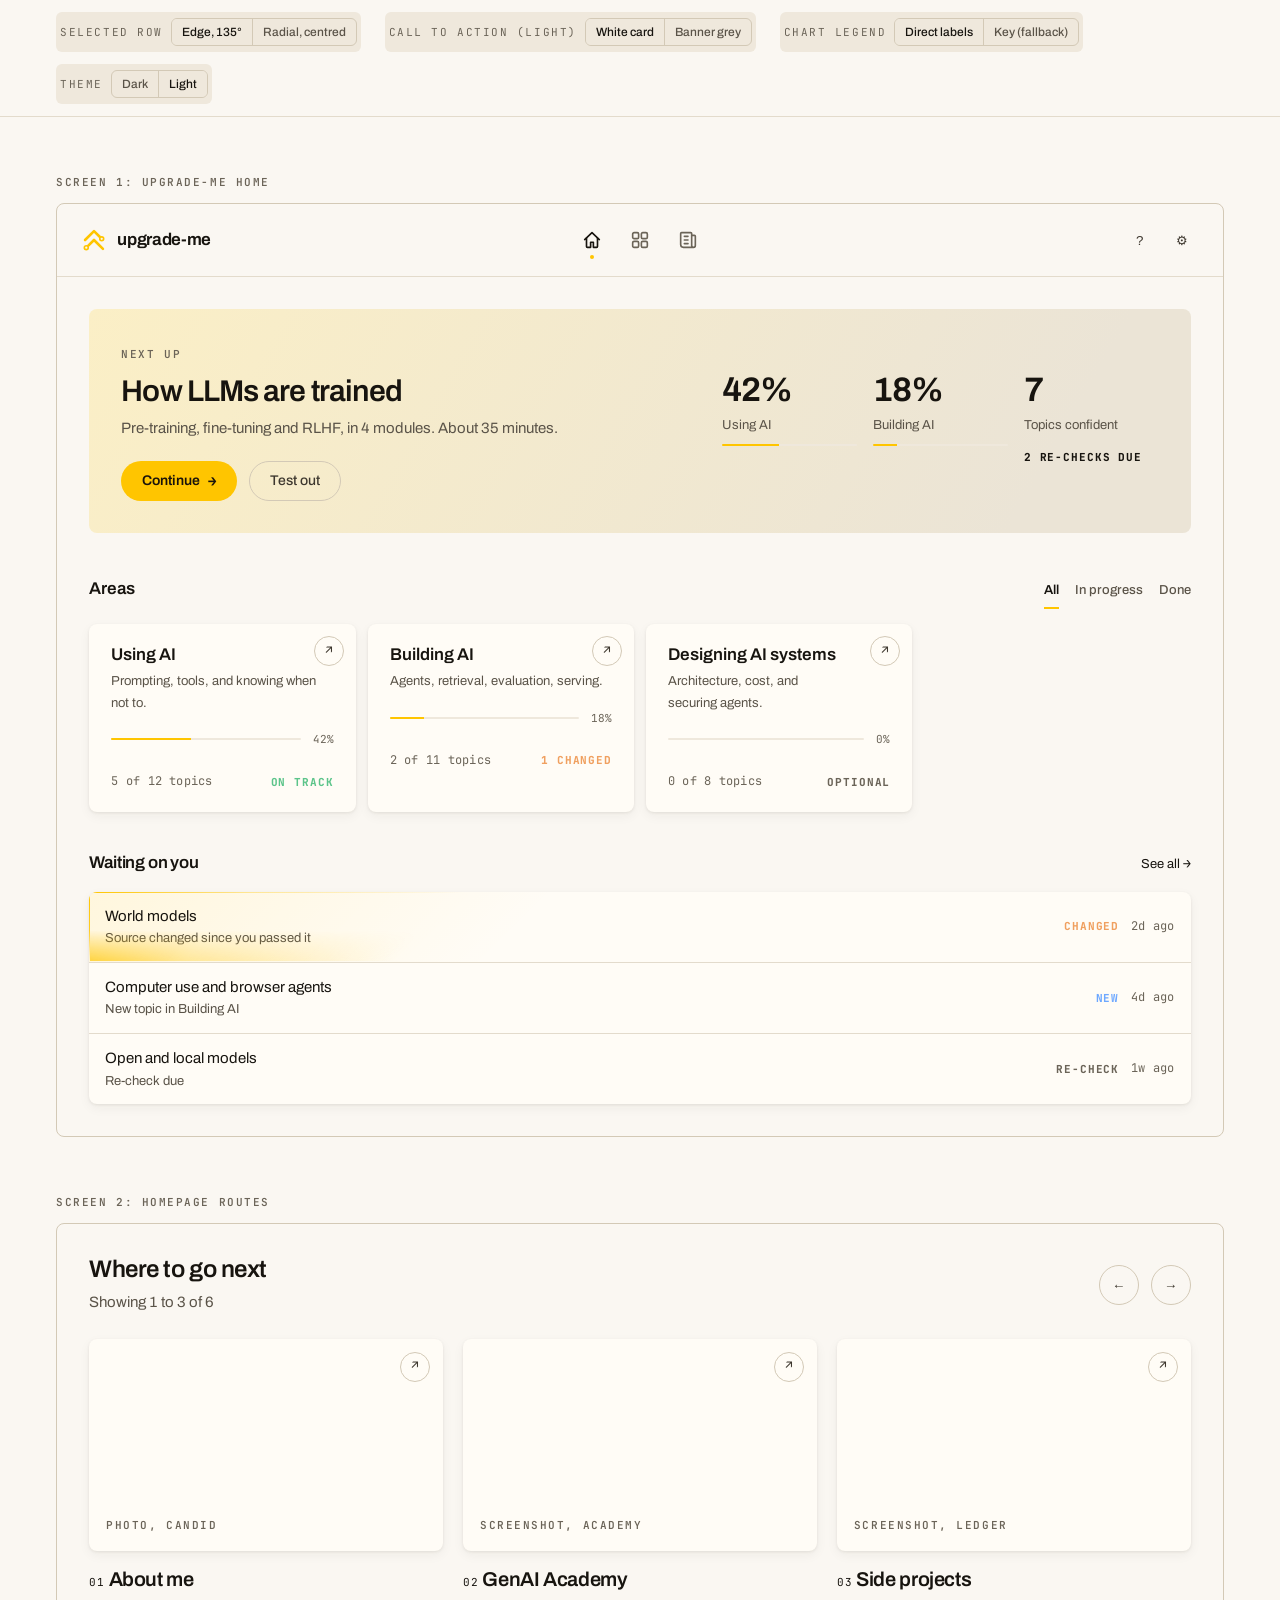
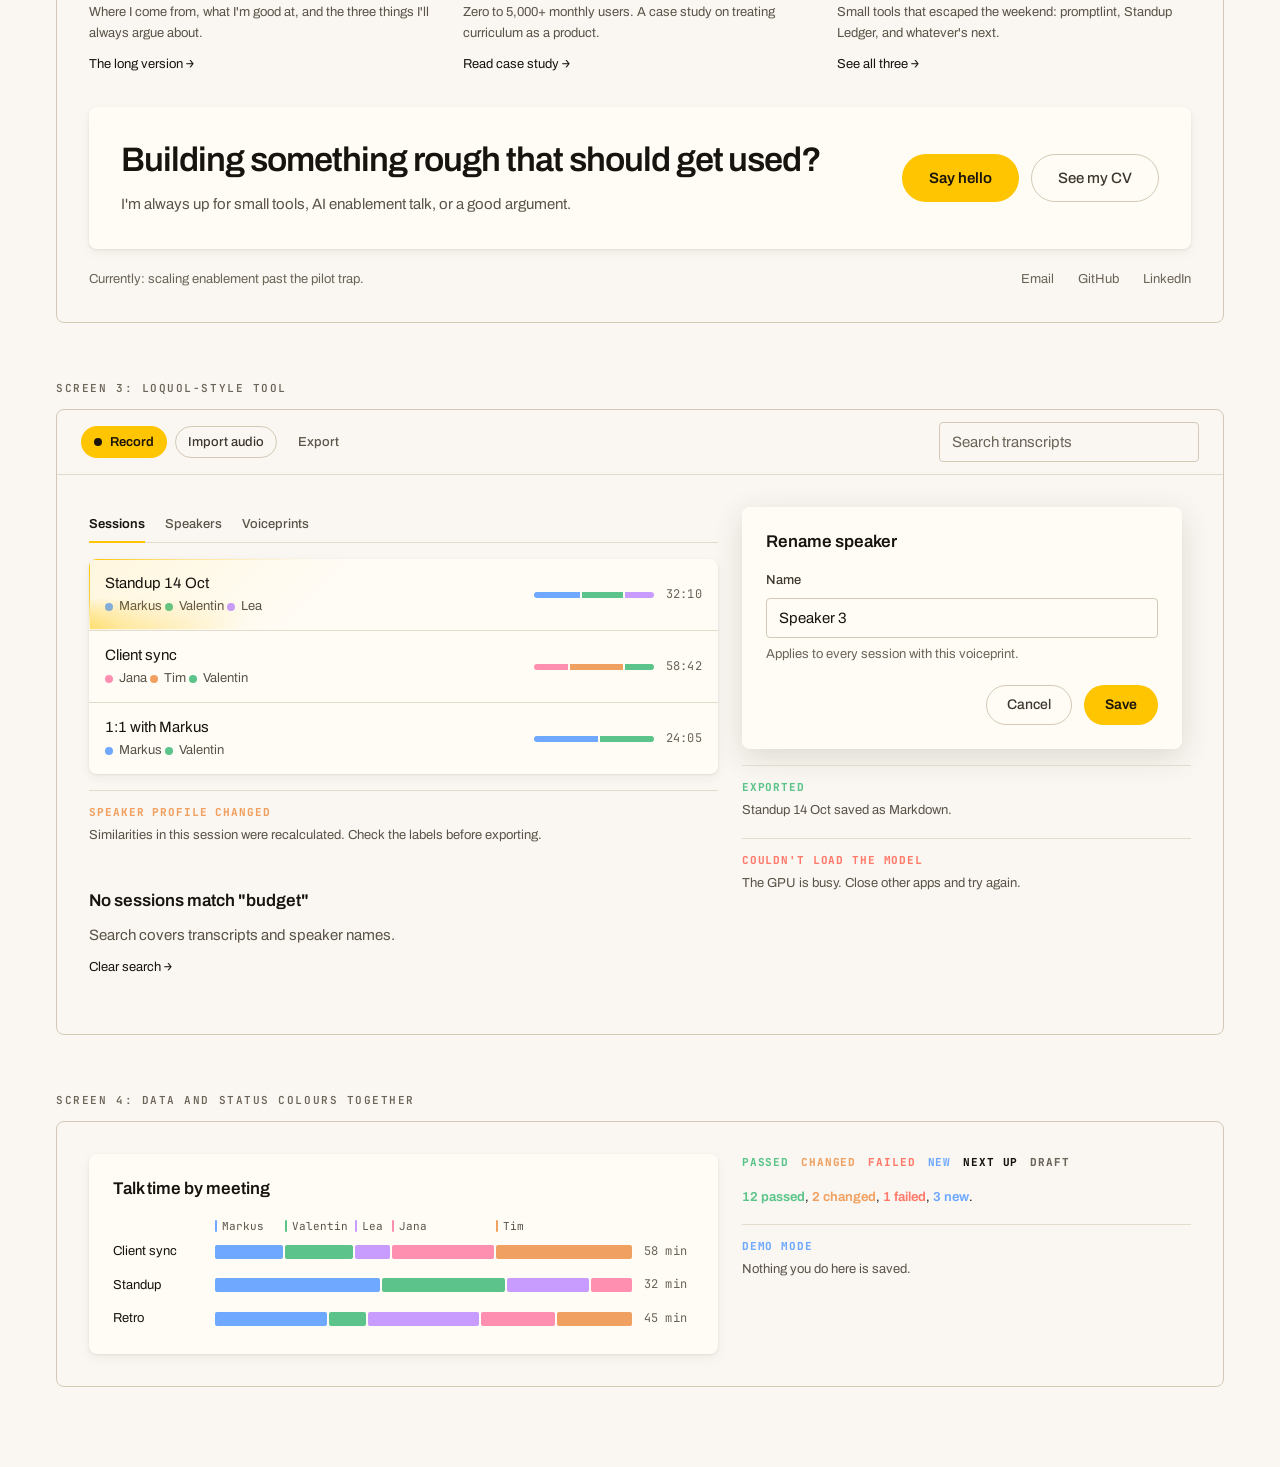
<file: docs/archive/explore-rounds.html>
<!doctype html>
<html lang="en">
<head>
  <meta charset="utf-8">
  <meta name="viewport" content="width=device-width, initial-scale=1">
  <title>Design explorations</title>
  <script src="../../js/theme.js"></script>
  <link rel="stylesheet" href="../../css/fonts.css">
  <!-- Local preview only, until scripts/fetch-fonts.sh has run. -->
  <link rel="stylesheet" href="https://fonts.googleapis.com/css2?family=Archivo:wdth,wght@62..125,100..900&family=JetBrains+Mono:wght@100..800&display=swap">
  <link rel="stylesheet" href="../../css/tokens.css">
  <link rel="stylesheet" href="../../css/base.css">
  <link rel="stylesheet" href="../../css/components.css">
  <style>
    /* ===== Exploration page only. Each switch is a data attribute on <html>;
       whatever wins moves into tokens.css / components.css. ===== */

    /* ---- the switch bar ---- */
    .bar { position: sticky; top: 0; z-index: var(--z-sticky); background: var(--bg); border-bottom: 1px solid var(--line); }
    .bar .container { display: flex; flex-wrap: wrap; gap: var(--space-3) var(--space-6); padding-block: var(--space-3); align-items: center; }
    .seg { display: flex; align-items: center; gap: var(--space-2); }
    .seg > span { font-family: var(--mono); font-size: 11px; letter-spacing: var(--tracking-label); text-transform: uppercase; color: var(--faint); }
    .seg > div { display: flex; border: 1px solid var(--line-2); border-radius: var(--radius-md); overflow: hidden; }
    .seg button { border: 0; background: transparent; color: var(--muted); font: var(--weight-medium) var(--text-xs) / 1 var(--font); padding: 7px 10px; cursor: pointer; }
    .seg button + button { border-left: 1px solid var(--line-2); }
    .seg button[aria-pressed="true"] { background: var(--surface-2); color: var(--text); }

    .screen-label { display: block; margin: var(--space-14) 0 var(--space-3); }
    .screen { border: 1px solid var(--line-2); border-radius: var(--radius-lg); overflow: hidden; background: var(--bg); }
    .screen .in { padding: var(--space-8); }

    /* ---- mock chrome ---- */
    .app-top { display: grid; grid-template-columns: 1fr auto 1fr; align-items: center; padding: var(--space-4) var(--space-6); border-bottom: 1px solid var(--line); }
    .brand { display: flex; align-items: center; gap: 10px; font-weight: var(--weight-bold); letter-spacing: -.02em; font-size: var(--text-md); }
    .brand svg { width: 26px; height: 26px; color: var(--accent-mark); }
    .icon-nav { display: flex; gap: var(--space-2); }
    .icon-nav a { position: relative; width: 40px; height: 40px; display: grid; place-items: center; color: var(--faint); }
    .icon-nav a.active { color: var(--text); }
    .icon-nav a.active::after { content: ""; position: absolute; bottom: 1px; left: 50%; width: 4px; height: 4px; margin-left: -2px; border-radius: 50%; background: var(--accent-mark); }
    .icon-nav svg { width: 22px; height: 22px; }
    .tools { justify-self: end; display: flex; gap: var(--space-2); }
    .tools .icon-btn { width: 34px; height: 34px; border-color: transparent; }

    .banner { display: grid; grid-template-columns: 1.2fr 1fr; overflow: hidden; }
    .banner .next { padding: var(--space-8); background: linear-gradient(135deg, var(--accent-soft), transparent 75%); }
    .banner .next h2 { font-size: 30px; letter-spacing: var(--tracking-h1); margin: var(--space-2) 0; }
    .banner .stats { display: grid; grid-template-columns: repeat(3, 1fr); gap: var(--space-4); padding: var(--space-8); align-content: center; }
    .stat .big { font-size: 34px; font-weight: var(--weight-bold); letter-spacing: -.035em; line-height: 1; }
    .stat .lbl { font-size: var(--text-sm); color: var(--muted); margin: var(--space-2) 0; }
    .sec-h { display: flex; align-items: baseline; justify-content: space-between; margin: var(--space-10) 0 var(--space-4); }
    .sec-h h3 { font-size: var(--text-md); }
    .area h4 { margin: 0 0 4px; }
    .area .desc { color: var(--muted); font-size: var(--text-sm); margin: 0 0 var(--space-4); }
    .area .foot { display: flex; justify-content: space-between; align-items: center; margin-top: var(--space-3); }

    .route-cards { display: grid; grid-template-columns: repeat(3, 1fr); gap: var(--space-5); }
    .route-cards .thumb { position: relative; aspect-ratio: 5/3; border-radius: var(--radius-lg); background: var(--surface); border: 1px solid var(--card-line); box-shadow: var(--shadow); display: flex; align-items: flex-end; padding: var(--space-4); margin-bottom: var(--space-3); }
    .cta-panel { display: flex; justify-content: space-between; align-items: center; gap: var(--space-6); flex-wrap: wrap; padding: var(--space-8); margin-top: var(--space-8); }
    .cta-panel h3 { font-size: var(--text-2xl); letter-spacing: var(--tracking-h1); }
    .site-foot { display: flex; justify-content: space-between; padding-top: var(--space-5); font-size: var(--text-sm); color: var(--faint); }
    .site-foot nav { display: flex; gap: var(--space-6); }

    .toolbar { display: flex; gap: var(--space-2); align-items: center; padding: var(--space-3) var(--space-6); border-bottom: 1px solid var(--line); }
    .toolbar .input { max-width: 260px; margin-left: auto; min-height: 34px; }
    .rec-dot { width: 8px; height: 8px; border-radius: 50%; background: currentColor; }
    .tool-grid { display: grid; grid-template-columns: 1.4fr 1fr; gap: var(--space-6); }
    .talk { display: flex; height: 6px; border-radius: 3px; overflow: hidden; gap: 2px; width: 120px; }
    .talk > span { display: block; height: 100%; }
    .spk { display: inline-flex; align-items: center; gap: 6px; font-size: var(--text-sm); }
    .spk i { width: 8px; height: 8px; border-radius: 50%; display: inline-block; }
    .dialog { padding: var(--space-6); box-shadow: var(--shadow-pop); }
    .dialog h4 { margin-bottom: var(--space-4); }

    .chart { display: grid; gap: var(--space-3); }
    .chart .bar-row { display: grid; grid-template-columns: 90px 1fr 50px; gap: var(--space-3); align-items: center; font-size: var(--text-sm); }
    .chart .track { display: flex; height: 14px; gap: 2px; }
    .chart .track span { display: block; height: 100%; border-radius: 2px; }
    .legend { display: flex; flex-wrap: wrap; gap: var(--space-4); margin-top: var(--space-2); }

    /* ---- fixed: palette A in dark; data-1 = info, data-2 = good, data-5 = warn ---- */
    html:root { --info: #6ea8ff; --good: #5cc48a; --data-3: #c79bff; --data-4: #ff8fb0; --warn: #f0a060; --bad: #ff7a6b; }
    html:root { --data-1: var(--info-mark); --data-2: var(--good-mark); --data-5: var(--warn-mark);
      --info-mark: var(--info); --good-mark: var(--good); --warn-mark: var(--warn); --bad-mark: var(--bad); }
    .rows .selected { background: var(--accent-soft); }

    /* ---- dark: tonal cards, no edge, no shadow ---- */
    html[data-theme="dark"] { --card-line: transparent; --card-line-hover: transparent; --shadow: none; }
    html[data-theme="dark"][data-dtone="T1"] { --surface: #1c1b19; --surface-2: #262523; }
    html[data-theme="dark"][data-dtone="T2"] { --surface: #1c1c1c; --surface-2: #262626; }
    html[data-theme="dark"][data-dtone="T3"] { --surface: #232220; --surface-2: #2d2c2a; }

    /* ---- light: feature panels (next up, call to action) are tonal; cards vary ---- */
    html[data-theme="light"] .feature { background: #ebe4d6; border-color: transparent; box-shadow: none; }
    html[data-theme="light"][data-lcard="hair"] { --shadow: none; }
    html[data-theme="light"][data-lcard="shadow"] { --card-line: transparent; --card-line-hover: transparent; --shadow: 0 1px 2px rgba(40, 30, 10, .06), 0 10px 28px rgba(40, 30, 10, .09); }
    html[data-theme="light"][data-lcard="up"] { --card-line: transparent; --card-line-hover: transparent; --shadow: none; --surface: #fffdf9; }

    /* ---- light colours: *-mark for dots and bars (3:1), the plain role for text (4.5:1) ---- */
    html[data-theme="light"][data-lpal="L1"] {
      --data-1: var(--info-mark); --data-2: var(--good-mark); --data-5: var(--warn-mark);
      --info-mark: #2f74ea; --good-mark: #1c9450; --data-3: #8b5cf6; --data-4: #e0457b; --warn-mark: #d45d0e; --bad-mark: #e5483d;
      --info: #2b62c2; --good: #1b7440; --warn: #a54b0e; --bad: #b53c32; }
    html[data-theme="light"][data-lpal="L2"] {
      --data-1: var(--info-mark); --data-2: var(--good-mark); --data-5: var(--warn-mark);
      --info-mark: #5c84c1; --good-mark: #4c8f63; --data-3: #9573b3; --data-4: #bb6b7d; --warn-mark: #ae7545; --bad-mark: #cb6355;
      --info: #4a6792; --good: #3f714e; --warn: #895d38; --bad: #9c4e43; }
    html[data-theme="light"][data-lpal="L3"] {
      --data-1: var(--info-mark); --data-2: var(--good-mark); --data-5: var(--warn-mark);
      --info-mark: #1e4fc2; --good-mark: #166534; --data-3: #5b21b6; --data-4: #9d174d; --warn-mark: #9a3412; --bad-mark: #991b1b;
      --info: #1e4fc2; --good: #166534; --warn: #9a3412; --bad: #991b1b; }
    :root[data-theme="light"][data-lpal] {
      --info-soft: color-mix(in srgb, var(--info-mark) 11%, var(--bg));
      --good-soft: color-mix(in srgb, var(--good-mark) 11%, var(--bg));
      --warn-soft: color-mix(in srgb, var(--warn-mark) 11%, var(--bg));
      --bad-soft: color-mix(in srgb, var(--bad-mark) 11%, var(--bg));
    }

    /* ==== round 3 ==== */
    /* dark: how hard the cards stand off the page. Brighter cards need a lifted faint grey to keep 4.5:1. */
    html[data-theme="dark"][data-dclash="D1"] { --bg: #0a0908; --surface: #232220; --surface-2: #2d2c2a; }
    html[data-theme="dark"][data-dclash="D2"] { --bg: #100f0e; --surface: #2a2826; --surface-2: #34322f; --faint: #9b9488; }
    html[data-theme="dark"][data-dclash="D3"] { --bg: #0a0909; --surface: #2a2826; --surface-2: #34322f; --faint: #9b9488; }

    /* light: white cards with a shadow and no edge (fixed); page tone and shadow size vary */
    html[data-theme="light"] { --card-line: transparent; --card-line-hover: transparent; --surface: #ffffff; }
    html[data-theme="light"][data-shadow="S1"] { --shadow: 0 1px 2px rgba(40, 30, 10, .07), 0 2px 6px rgba(40, 30, 10, .04); }
    html[data-theme="light"][data-shadow="S2"] { --shadow: 0 1px 3px rgba(40, 30, 10, .08), 0 4px 12px rgba(40, 30, 10, .05); }
    html[data-theme="light"][data-shadow="S3"] { --shadow: 0 0 0 1px rgba(40, 30, 10, .05), 0 1px 3px rgba(40, 30, 10, .07); }

    /* light colours: L1 marks are fixed; text shades are re-solved for each page tone */
    html[data-theme="light"][data-lbg] {
      --info-mark: #2f74ea; --good-mark: #1c9450; --data-3: #8b5cf6; --data-4: #e0457b; --bad-mark: #e5483d;
      --data-1: var(--info-mark); --data-2: var(--good-mark); --data-5: var(--warn-mark); }
    html[data-theme="light"][data-lbg="B1"] { --bg: #f6f2ea; --info: #2d6bd5; --good: #1b7f45; --bad: #c33f35; }
    html[data-theme="light"][data-lbg="B2"] { --bg: #faf7f2; --info: #2d6dd9; --good: #1b8146; --bad: #ca4137; }
    html[data-theme="light"][data-lbg="B3"] { --bg: #fcfaf6; --info: #2e6edd; --good: #1b8347; --bad: #cd4238; }
    html[data-theme="light"][data-orange="O1"] { --warn-mark: #e8603c; --warn: #b84e32; }
    html[data-theme="light"][data-orange="O2"] { --warn-mark: #c76a1a; --warn: #a75a18; }
    html[data-theme="light"][data-orange="O3"] { --warn-mark: #d96f19; --warn: #ab5916; }

    /* row hover: no grey wash any more */
    html[data-hover] .rows > a:not(.selected):hover { background: transparent; }
    html[data-hover] .rows > a { position: relative; }
    html[data-hover="H1"] .rows > a::after { content: "→"; color: var(--accent-ink); opacity: 0; transform: translateX(-4px); transition: opacity var(--dur) var(--ease), transform var(--dur) var(--ease); }
    html[data-hover="H1"] .rows > a:hover::after { opacity: 1; transform: none; }
    html[data-hover="H2"] .rows > a { transition: box-shadow var(--dur-fast) var(--ease); }
    html[data-hover="H2"] .rows > a:hover { box-shadow: inset 2px 0 0 var(--accent-mark); }
    html[data-hover="H3"] .rows > a > .grow { transition: transform var(--dur) var(--ease); }
    html[data-hover="H3"] .rows > a:hover > .grow { transform: translateX(3px); }
    html[data-hover="H3"] .rows > a:hover .sub { color: var(--soft); }

    /* ==== round 4 ==== */
    html[data-theme="dark"][data-dcard="C1"] { --surface: #262626; --surface-2: #2f2f2f; --faint: #9b9488; }
    html[data-theme="dark"][data-dcard="C2"] { --surface: #22252b; --surface-2: #2b2e35; --faint: #9b9488; }
    html[data-theme="dark"][data-dcard="C3"] { --surface: #212521; --surface-2: #2a2e2a; --faint: #9b9488; }
    /* Sunken: cards darker than the page; too close in value to read without an edge. */
    html[data-theme="dark"][data-dcard="C4"] { --surface: #070706; --surface-2: #1a1917; --card-line: #262320; --card-line-hover: #38342d; }

    html[data-theme="light"][data-ltint] { --shadow: 0 1px 3px rgba(40, 30, 10, .08), 0 4px 12px rgba(40, 30, 10, .05);
      --info: #2d6dd9; --good: #1b8146; --bad: #ca4137; --warn: #b84e32; --warn-mark: #e8603c; }
    html[data-theme="light"][data-ltint="cream"] { --bg: #faf7f2; --feature: #ebe4d6; }
    html[data-theme="light"][data-ltint="blue"] { --bg: #f6f8fb; --feature: #e3e8f0; }
    html[data-theme="light"][data-ltint="green"] { --bg: #f6f9f5; --feature: #e3ebe1; }
    html[data-theme="light"][data-ltint] .feature { background: var(--feature); }

    html[data-sel] .rows > a { position: relative; }
    html[data-sel="bry"] .rows .selected, html[data-sel="brg"] .rows .selected { background: transparent; }
    html[data-sel="bry"] .rows .selected::before, html[data-sel="brg"] .rows .selected::before {
      content: ""; position: absolute; left: 6px; top: 10px; bottom: 10px; width: 7px;
      border: 1px solid var(--accent-mark); border-right: 0; border-radius: 8px 0 0 8px; }
    html[data-sel="brg"] .rows .selected::before { border-color: var(--line-3); }

    html[data-hcol="wash"] .rows > a:not(.selected):hover { background: color-mix(in srgb, var(--surface-2) 45%, transparent); }
    html[data-hcol="sub"] .rows > a:hover .sub { color: var(--soft); }

    /* Shared: the same mark colours in both modes. Light still needs darker text shades. */
    html:root[data-same="shared"] { --info-mark: #4f8ff0; --good-mark: #3a9a5c; --data-3: #9a6ff0; --data-4: #e0577f; --warn-mark: #e86a45; --bad-mark: #e4554a; }
    html[data-same="shared"][data-theme="dark"] { --info: #4f8ff0; --good: #3a9a5c; --warn: #e86a45; --bad: #e4554a; }
    html:root[data-same="darkset"] { --info-mark: #6ea8ff; --good-mark: #5cc48a; --data-3: #c79bff; --data-4: #ff8fb0; --warn-mark: #f0a060; --bad-mark: #ff7a6b;
      --info: #6ea8ff; --good: #5cc48a; --warn: #f0a060; --bad: #ff7a6b; }
    html[data-same] { --data-1: var(--info-mark); --data-2: var(--good-mark); --data-5: var(--warn-mark); }

    /* ==== round 5 ==== */
    /* green graphite family; all need the lifted faint grey for 4.5:1 */
    html[data-theme="dark"][data-green] { --faint: #9b9488; }
    html[data-theme="dark"][data-green="G1"] { --surface: #1c201c; --surface-2: #252a25; }
    html[data-theme="dark"][data-green="G2"] { --surface: #212521; --surface-2: #2a2e2a; }
    html[data-theme="dark"][data-green="G3"] { --surface: #262b26; --surface-2: #30352f; }
    html[data-theme="dark"][data-green="G4"] { --surface: #22261f; --surface-2: #2b2f28; }
    html[data-theme="dark"][data-green="G5"] { --surface: #1e2421; --surface-2: #272e2a; }
    html[data-theme="dark"][data-green="G6"] { --surface: #252a22; --surface-2: #2e342b; }

    /* selected row: a gradient outline that fades to nothing around 30% */
    html[data-sr] .rows .selected { background: transparent; }
    html[data-sr] .rows .selected::before {
      content: ""; position: absolute; inset: 3px; border-radius: var(--radius-md); padding: 1px; pointer-events: none;
      background: linear-gradient(var(--sr-angle, 100deg), var(--accent-mark) 0%, transparent 30%);
      -webkit-mask: linear-gradient(#000 0 0) content-box, linear-gradient(#000 0 0); -webkit-mask-composite: xor;
      mask: linear-gradient(#000 0 0) content-box exclude, linear-gradient(#000 0 0); }
    html[data-sr="a115"] { --sr-angle: 115deg; }
    html[data-sr="fill"] .rows .selected { background: linear-gradient(100deg, color-mix(in srgb, var(--accent) 10%, transparent) 0%, transparent 45%); }

    /* hover arrow colour (faint wash is fixed) */
    html[data-arrow="none"] .rows > a::after { display: none; }
    html[data-arrow="grey"] .rows > a::after { color: var(--faint); }

    /* status text in light, using the dark-mode colours */
    html[data-theme="light"][data-st] .badge.good, html[data-theme="light"][data-st] .notice.good .title { --hue: #5cc48a; --shade: #417e59; }
    html[data-theme="light"][data-st] .badge.warn, html[data-theme="light"][data-st] .notice.warn .title { --hue: #f0a060; --shade: #97673f; }
    html[data-theme="light"][data-st] .badge.bad, html[data-theme="light"][data-st] .notice.bad .title { --hue: #ff7a6b; --shade: #af574b; }
    html[data-theme="light"][data-st] .badge.info, html[data-theme="light"][data-st] .notice.info .title { --hue: #6ea8ff; --shade: #4f73a9; }
    html[data-theme="light"][data-st="shade"] :is(.badge, .notice .title)[class] { color: var(--shade, inherit); font-weight: var(--weight-bold); }
    html[data-theme="light"][data-st="under"] :is(.badge, .notice .title)[class] { color: var(--text); text-decoration: underline; text-decoration-color: var(--hue, transparent); text-decoration-thickness: 2px; text-underline-offset: 3px; }
    html[data-theme="light"][data-st="marker"] :is(.badge, .notice .title)[class] { color: var(--text); background: color-mix(in srgb, var(--hue, transparent) 40%, #fff); padding: 1px 5px; border-radius: 2px; }
    html[data-theme="light"][data-st="marker"] .notice .title { display: inline-flex; }
    html[data-theme="dark"] .badge:is(.good, .warn, .bad, .info) { font-weight: var(--weight-semibold); }

    /* light banner + call to action: one gradient across the whole panel */
    html[data-theme="light"] .banner .next { background: transparent; }
    html[data-theme="light"][data-banner] .feature { background: linear-gradient(120deg, #fbefc6 0%, var(--banner-end) 85%); }
    html[data-banner="green"] { --banner-end: #e3ead6; }
    html[data-banner="grey"] { --banner-end: #ebe4d6; }
    html[data-banner="white"] { --banner-end: #ffffff; }
    html[data-banner="peach"] { --banner-end: #f8e0d4; }
    html[data-theme="light"][data-banner="white"] .feature { box-shadow: var(--shadow); }

    /* chart legends */
    .lg-dots, .lg-hover, .lg-share, .lg-direct { display: none !important; }
    html[data-legend="dots"] .lg-dots, html[data-legend="hover"] .lg-hover { display: flex !important; }
    html[data-legend="share"] .lg-share, html[data-legend="direct"] .lg-direct { display: grid !important; }
    .chart .track span { transition: opacity var(--dur) var(--ease); }
    .lg-direct { margin-bottom: 6px; }
    .lg-direct .direct { display: flex; gap: 2px; height: auto !important; }
    .dl { display: flex !important; align-items: center; gap: 5px; height: auto !important; background: none !important; font-family: var(--mono); font-size: 11px; color: var(--muted); white-space: nowrap; overflow: visible; }
    .dl b { width: 2px; height: 12px; border-radius: 1px; }
    .lk { display: inline-flex; align-items: center; gap: 7px; font-family: var(--mono); font-size: 11px; letter-spacing: .06em; text-transform: uppercase; color: var(--muted); cursor: default; transition: color var(--dur-fast) var(--ease); }
    .lk b { width: 14px; height: 3px; border-radius: 2px; }
    .lk em, .share-lbl em { font-style: normal; color: var(--faint); margin-left: 2px; }
    .lk:hover { color: var(--text); }
    .chart-wrap:has([data-s="1"]:hover) [data-s]:not([data-s="1"]),
    .chart-wrap:has([data-s="2"]:hover) [data-s]:not([data-s="2"]),
    .chart-wrap:has([data-s="3"]:hover) [data-s]:not([data-s="3"]),
    .chart-wrap:has([data-s="4"]:hover) [data-s]:not([data-s="4"]),
    .chart-wrap:has([data-s="5"]:hover) [data-s]:not([data-s="5"]) { opacity: .18; }
    .lg-share { margin-top: var(--space-5); padding-top: var(--space-4); border-top: 1px solid var(--line); gap: 6px; }
    .share-bar { display: flex; height: 4px; gap: 2px; }
    .share-bar span { border-radius: 2px; }
    .share-lbl { display: flex; gap: 2px; }
    .share-lbl span { display: flex; flex-direction: column; font-size: var(--text-xs); color: var(--muted); min-width: 0; }
    .share-lbl em { margin: 0; font-family: var(--mono); font-size: 11px; }

    /* progress */
    .ring { display: none; }
    html[data-prog="ticks"] .progress { height: 6px; border-radius: 0; background: var(--surface-2);
      -webkit-mask: repeating-linear-gradient(90deg, #000 0 calc(8.333% - 2px), transparent calc(8.333% - 2px) 8.333%);
      mask: repeating-linear-gradient(90deg, #000 0 calc(8.333% - 2px), transparent calc(8.333% - 2px) 8.333%); }
    html[data-prog="ticks"] .progress > span { border-radius: 0; }
    html[data-prog="ring"] .stats .pbar { display: none; }
    html[data-prog="ring"] .ring { display: block; width: 44px; height: 44px; border-radius: 50%; margin-bottom: var(--space-3);
      background: conic-gradient(var(--accent-mark) calc(var(--p) * 1%), var(--surface-2) 0);
      -webkit-mask: radial-gradient(circle, transparent 15px, #000 16px); mask: radial-gradient(circle, transparent 15px, #000 16px); }

    /* ==== round 6 ==== */
    html[data-theme="dark"][data-dpage="P1"] { --bg: #100f0e; }
    html[data-theme="dark"][data-dpage="P2"] { --bg: #141312; }
    html[data-theme="dark"][data-dpage="P3"] { --bg: #171615; }

    /* selected row: outline sits exactly on the row edge */
    html[data-sr] .rows .selected::before { inset: 0; border-radius: 0; }
    html[data-sr="a120"] { --sr-angle: 120deg; }
    html[data-sr="a135"], html[data-sr="fill"] { --sr-angle: 135deg; }
    html[data-sr="fill"] .rows .selected { background: linear-gradient(135deg, color-mix(in srgb, var(--accent) 10%, transparent) 0%, transparent 40%); }

    /* status text in light: exact = 2:1 (fails), mid = 3:1 (large-text level only), shade = 4.5:1 (passes) */
    html[data-theme="light"][data-st] .badge.good, html[data-theme="light"][data-st] .notice.good .title { --mid: #4d9e70; }
    html[data-theme="light"][data-st] .badge.warn, html[data-theme="light"][data-st] .notice.warn .title { --mid: #be804d; }
    html[data-theme="light"][data-st] .badge.bad, html[data-theme="light"][data-st] .notice.bad .title { --mid: #e06d5f; }
    html[data-theme="light"][data-st] .badge.info, html[data-theme="light"][data-st] .notice.info .title { --mid: #608fd7; }
    html[data-theme="light"][data-st="exact"] :is(.badge, .notice .title)[class] { color: var(--hue, inherit); font-weight: var(--weight-bold); }
    html[data-theme="light"][data-st="mid"] :is(.badge, .notice .title)[class] { color: var(--mid, inherit); font-weight: var(--weight-bold); }

    /* charts: the label row shares the bars' grid, so labels sit exactly over their segments */
    .chart-wrap .bar-row { display: grid; grid-template-columns: 90px 1fr 50px; gap: var(--space-3); align-items: center; font-size: var(--text-sm); }
    .chart-wrap .lg-direct { display: none; }
    .dl { min-width: 0; }
    .chart-wrap [data-s] { transition: opacity var(--dur) var(--ease); }
    .lg-share { margin-top: var(--space-3); padding-top: 0; border-top: 0; gap: 4px; }
    .share-bar { height: 3px; }
    .share-lbl span { flex-direction: row; gap: 4px; align-items: baseline; white-space: nowrap; overflow: hidden; }

    /* ==== round 7 ==== */
    /* The list's edge is a ring, not a border, so rows reach the true edge and the outline sits on it. */
    .rows { border: 0; box-shadow: 0 0 0 1px var(--card-line), var(--shadow); }
    .rows > .selected:first-child::before { border-top-left-radius: var(--radius-lg); border-top-right-radius: var(--radius-lg); }
    .rows > .selected:last-child::before { border-bottom-left-radius: var(--radius-lg); border-bottom-right-radius: var(--radius-lg); }

    /* Call to action is a plain card in both themes, like dark mode already had it. */
    html[data-theme="light"] .cta-panel.feature { background: var(--surface); box-shadow: var(--shadow); }

    /* ==== round 8 ==== */
    /* Edge: brightest at the top-left, and the line fades out before the bottom corner, so a square
       corner never shows as a hard stop. Rounded only where the list itself is rounded. */
    html[data-selv="edge"] .rows .selected::before {
      background: linear-gradient(135deg, var(--accent-mark) 0%, color-mix(in srgb, var(--accent-mark) 35%, transparent) 14%, transparent 32%); }
    html[data-selv="edge"] .rows > .selected:not(:last-child)::before {
      -webkit-mask: linear-gradient(#000 0 0) content-box, linear-gradient(to bottom, #000 55%, transparent); -webkit-mask-composite: xor;
      mask: linear-gradient(#000 0 0) content-box exclude, linear-gradient(to bottom, #000 55%, transparent); }

    /* Radial: centred on the row; top and bottom edges glow in the middle and fade toward the sides. */
    html[data-selv="radial"] .rows .selected { background: radial-gradient(ellipse 55% 120% at 50% 50%, color-mix(in srgb, var(--accent) 9%, transparent), transparent 100%); }
    html[data-selv="radial"] .rows .selected::before { background: radial-gradient(ellipse 50% 160% at 50% 50%, var(--accent-mark) 0%, transparent 100%); }

    /* Light call to action: white card or the banner's grey */
    html[data-theme="light"][data-cta="grey"] .cta-panel.feature { background: #ebe4d6; box-shadow: none; }

    /* ---- status label style ---- */
    .badge.good, .notice.good .title { --dot: var(--good-mark); }
    .badge.warn, .notice.warn .title { --dot: var(--warn-mark); }
    .badge.bad, .notice.bad .title { --dot: var(--bad-mark); }
    .badge.info, .notice.info .title { --dot: var(--info-mark); }
    html[data-status="text"] .badge::before, html[data-status="text"] .notice .title::before { display: none; }
    html[data-status="dot"] .badge.good, html[data-status="dot"] .badge.warn, html[data-status="dot"] .badge.bad, html[data-status="dot"] .badge.info { color: var(--muted) !important; }
    html[data-status="dot"] .notice .title { color: var(--text) !important; }

    /* ---- active tab marker ---- */
    html[data-tab="yellow"] .tabs > [aria-selected="true"] { border-bottom-color: var(--accent-mark) !important; }
    html[data-tab="ink"] .tabs > [aria-selected="true"] { border-bottom-color: var(--text) !important; }
    html[data-tab="yellow"] .tabs > [aria-selected="true"]::after, html[data-tab="ink"] .tabs > [aria-selected="true"]::after { display: none; }

    /* ---- switch: quiet individual touches ---- */
    .go, .pct, .alt-link, .sec-num { display: none; }
    html[data-touch="own"] .go { display: grid; }
    html[data-touch="own"] .pct, html[data-touch="own"] .sec-num { display: inline; }
    html[data-touch="own"] .alt-link { display: inline-block; }
    html[data-touch="own"] .empty .btn { display: none; }
    .go { position: absolute; top: 12px; right: 12px; width: 30px; height: 30px; border-radius: 50%; border: 1px solid var(--line-2); place-items: center; font-size: 13px; color: var(--soft); transition: border-color var(--dur-fast) var(--ease), color var(--dur-fast) var(--ease); }
    a:hover .go { border-color: var(--accent-mark); color: var(--accent-mark); }
    a.card { position: relative; }

    html[data-touch="own"] .badge { background: transparent; padding: 0; box-shadow: none; border: 0; font-family: var(--mono); font-size: 11px; font-weight: var(--weight-medium); letter-spacing: .08em; text-transform: uppercase; gap: 6px; }
    html[data-touch="own"] .badge::before { content: ""; width: 6px; height: 6px; border-radius: 50%; background: var(--dot, currentColor); }
    html[data-touch="own"] .badge:not(.good):not(.warn):not(.bad):not(.info):not(.accent) { color: var(--faint); }
    html[data-touch="own"] .badge.outline::before { background: transparent; box-shadow: inset 0 0 0 1px currentColor; }
    html[data-touch="own"] .badge.accent { color: var(--text); }
    html[data-touch="own"] .badge.accent::before { background: var(--accent-mark); }

    html[data-touch="own"] .notice { background: transparent; border-radius: 0; padding: var(--space-3) 0 0; border-top: 1px solid var(--line); color: var(--muted); }
    html[data-touch="own"] .notice .title { display: flex; align-items: center; gap: 6px; font-family: var(--mono); font-size: 11px; font-weight: var(--weight-medium); letter-spacing: .08em; text-transform: uppercase; margin-bottom: 4px; }
    html[data-touch="own"] .notice .title::before { content: ""; width: 6px; height: 6px; border-radius: 50%; background: var(--dot, currentColor); }

    html[data-touch="own"] .tabs > [aria-selected="true"] { border-bottom-color: transparent; position: relative; }
    html[data-touch="own"] .tabs > [aria-selected="true"]::after { content: ""; position: absolute; left: 50%; bottom: -3px; width: 4px; height: 4px; margin-left: -2px; border-radius: 50%; background: var(--accent-mark); }

    html[data-touch="own"] .progress { height: 2px; }
    .pbar { display: flex; align-items: center; gap: var(--space-3); }
    .pbar .progress { flex: 1; }
    .pct { font-family: var(--mono); font-size: 11px; color: var(--faint); }

    html[data-touch="own"] .meta { font-family: var(--mono); font-size: 12px; color: var(--faint); letter-spacing: .02em; }
    .sec-num { font-family: var(--mono); font-size: 11px; color: var(--accent-ink); letter-spacing: .1em; margin-right: 10px; }

    html[data-touch="own"] .empty { border: 0; padding: var(--space-6) 0; }
    .alt-link { font-size: var(--text-sm); }
  </style>
</head>
<body>
<!-- Archived record of the 2026-10-13 comparison rounds. Not maintained: it loads the current CSS, so earlier rounds may no longer look the way they did. The decisions are in docs/ARCHITECTURE.md. -->

<div class="bar">
  <div class="container site">
    <div class="seg" data-key="selv"><span>Selected row</span><div><button data-v="edge">Edge, 135°</button><button data-v="radial">Radial, centred</button></div></div>
    <div class="seg" data-key="cta"><span>Call to action (light)</span><div><button data-v="white">White card</button><button data-v="grey">Banner grey</button></div></div>
    <div class="seg" data-key="legend"><span>Chart legend</span><div><button data-v="direct">Direct labels</button><button data-v="hover">Key (fallback)</button></div></div>
    <div class="seg" data-key="theme"><span>Theme</span><div><button data-v="dark">Dark</button><button data-v="light">Light</button></div></div>
  </div>
</div>

<main class="container site" style="padding-bottom: var(--space-20)">

  <!-- ============ 1. upgrade-me home ============ -->
  <span class="eyebrow screen-label">Screen 1: upgrade-me home</span>
  <div class="screen app">
    <div class="app-top">
      <span class="brand"><svg viewBox="0 -1 32 32" fill="none" stroke="currentColor" stroke-linecap="round" stroke-linejoin="round" aria-hidden="true"><path d="M5 15 L16 4 L23 11 M27 26 L16 15 L9 22" stroke-width="3.2"/><circle cx="25.5" cy="13.5" r="2.4" stroke-width="2"/><circle cx="6.5" cy="24.5" r="2.4" stroke-width="2"/></svg>upgrade-me</span>
      <nav class="icon-nav">
        <a class="active" href="#"><svg viewBox="0 0 24 24" fill="none" stroke="currentColor" stroke-width="1.8" stroke-linecap="round" stroke-linejoin="round"><path d="M4 11.5 12 4l8 7.5"/><path d="M6 10v9a1 1 0 0 0 1 1h3.5v-5.5h3V20H17a1 1 0 0 0 1-1v-9"/></svg></a>
        <a href="#"><svg viewBox="0 0 24 24" fill="none" stroke="currentColor" stroke-width="1.8" stroke-linejoin="round"><rect x="4" y="4" width="6.5" height="6.5" rx="1.5"/><rect x="13.5" y="4" width="6.5" height="6.5" rx="1.5"/><rect x="4" y="13.5" width="6.5" height="6.5" rx="1.5"/><rect x="13.5" y="13.5" width="6.5" height="6.5" rx="1.5"/></svg></a>
        <a href="#"><svg viewBox="0 0 24 24" fill="none" stroke="currentColor" stroke-width="1.8" stroke-linecap="round" stroke-linejoin="round"><path d="M16 7h3a1 1 0 0 1 1 1v10a2 2 0 0 1-4 0V5a1 1 0 0 0-1-1H5a1 1 0 0 0-1 1v12a3 3 0 0 0 3 3h11"/><path d="M8 8h4M8 12h4M8 16h4"/></svg></a>
      </nav>
      <div class="tools"><button class="icon-btn" aria-label="Help">?</button><button class="icon-btn" aria-label="Settings">⚙</button></div>
    </div>
    <div class="in">
      <div class="panel banner feature">
        <div class="next">
          <span class="eyebrow">Next up</span>
          <h2>How LLMs are trained</h2>
          <p class="muted">Pre-training, fine-tuning and RLHF, in 4 modules. About 35 minutes.</p>
          <div class="row" style="margin-top: var(--space-5)"><a class="btn" href="#">Continue <span class="arrow">→</span></a><a class="btn ghost" href="#">Test out</a></div>
        </div>
        <div class="stats">
          <div class="stat"><span class="ring" style="--p:42"></span><div class="big">42%</div><div class="lbl">Using AI</div><div class="pbar"><div class="progress"><span style="width:42%"></span></div></div></div>
          <div class="stat"><span class="ring" style="--p:18"></span><div class="big">18%</div><div class="lbl">Building AI</div><div class="pbar"><div class="progress"><span style="width:18%"></span></div></div></div>
          <div class="stat"><div class="big">7</div><div class="lbl">Topics confident</div><span class="badge accent">2 re-checks due</span></div>
        </div>
      </div>

      <div class="sec-h"><h3>Areas</h3>
        <div class="tabs" role="tablist" style="border:0; gap: var(--space-4)"><button role="tab" aria-selected="true">All</button><button role="tab">In progress</button><button role="tab">Done</button></div></div>
      <div class="grid">
        <a class="card area" href="#"><span class="go">↗</span><h4>Using AI</h4><p class="desc">Prompting, tools, and knowing when not to.</p><div class="pbar"><div class="progress"><span style="width:42%"></span></div><span class="pct">42%</span></div><div class="foot"><span class="meta small">5 of 12 topics</span><span class="badge good">On track</span></div></a>
        <a class="card area" href="#"><span class="go">↗</span><h4>Building AI</h4><p class="desc">Agents, retrieval, evaluation, serving.</p><div class="pbar"><div class="progress"><span style="width:18%"></span></div><span class="pct">18%</span></div><div class="foot"><span class="meta small">2 of 11 topics</span><span class="badge warn">1 changed</span></div></a>
        <a class="card area" href="#"><span class="go">↗</span><h4>Designing AI systems</h4><p class="desc">Architecture, cost, and securing agents.</p><div class="pbar"><div class="progress"><span style="width:0%"></span></div><span class="pct">0%</span></div><div class="foot"><span class="meta small">0 of 8 topics</span><span class="badge outline">Optional</span></div></a>
      </div>

      <div class="sec-h"><h3>Waiting on you</h3><a class="small" href="#">See all <span class="arrow">→</span></a></div>
      <div class="rows">
        <a href="#" class="selected"><span class="grow">World models<div class="sub">Source changed since you passed it</div></span><span class="badge warn">Changed</span><span class="meta small">2d ago</span></a>
        <a href="#"><span class="grow">Computer use and browser agents<div class="sub">New topic in Building AI</div></span><span class="badge info">New</span><span class="meta small">4d ago</span></a>
        <a href="#"><span class="grow">Open and local models<div class="sub">Re-check due</div></span><span class="badge">Re-check</span><span class="meta small">1w ago</span></a>
      </div>
    </div>
  </div>

  <!-- ============ 2. homepage ============ -->
  <span class="eyebrow screen-label">Screen 2: homepage routes</span>
  <div class="screen site">
    <div class="in">
      <div class="spread" style="margin-bottom: var(--space-6)">
        <div><h2>Where to go next</h2><div class="muted" style="margin-top:6px">Showing 1 to 3 of 6</div></div>
        <div class="row"><button class="icon-btn" aria-label="Previous">←</button><button class="icon-btn" aria-label="Next">→</button></div>
      </div>
      <div class="route-cards">
        <a href="#" style="color:inherit"><div class="thumb"><span class="go">↗</span><span class="eyebrow">Photo, candid</span></div><span class="num">01</span> <strong style="font-size:var(--text-lg); letter-spacing:-.018em">About me</strong><p class="muted small" style="margin:6px 0">Where I come from, what I'm good at, and the three things I'll always argue about.</p><span class="small" style="color:var(--accent-ink)">The long version <span class="arrow">→</span></span></a>
        <a href="#" style="color:inherit"><div class="thumb"><span class="go">↗</span><span class="eyebrow">Screenshot, academy</span></div><span class="num">02</span> <strong style="font-size:var(--text-lg); letter-spacing:-.018em">GenAI Academy</strong><p class="muted small" style="margin:6px 0">Zero to 5,000+ monthly users. A case study on treating curriculum as a product.</p><span class="small" style="color:var(--accent-ink)">Read case study <span class="arrow">→</span></span></a>
        <a href="#" style="color:inherit"><div class="thumb"><span class="go">↗</span><span class="eyebrow">Screenshot, ledger</span></div><span class="num">03</span> <strong style="font-size:var(--text-lg); letter-spacing:-.018em">Side projects</strong><p class="muted small" style="margin:6px 0">Small tools that escaped the weekend: promptlint, Standup Ledger, and whatever's next.</p><span class="small" style="color:var(--accent-ink)">See all three <span class="arrow">→</span></span></a>
      </div>
      <div class="panel cta-panel feature">
        <div><h3>Building something rough that should get used?</h3><p class="muted" style="margin-top:10px">I'm always up for small tools, AI enablement talk, or a good argument.</p></div>
        <div class="row"><a class="btn lg" href="#">Say hello</a><a class="btn ghost lg" href="#">See my CV</a></div>
      </div>
      <div class="site-foot"><span>Currently: scaling enablement past the pilot trap.</span><nav><a href="#" class="faint">Email</a><a href="#" class="faint">GitHub</a><a href="#" class="faint">LinkedIn</a></nav></div>
    </div>
  </div>

  <!-- ============ 3. loquol-style tool ============ -->
  <span class="eyebrow screen-label">Screen 3: loquol-style tool</span>
  <div class="screen app">
    <div class="toolbar">
      <button class="btn sm"><span class="rec-dot"></span>Record</button>
      <button class="btn ghost sm">Import audio</button>
      <button class="btn quiet sm">Export</button>
      <input class="input" placeholder="Search transcripts">
    </div>
    <div class="in tool-grid">
      <div class="stack">
        <div class="tabs" role="tablist"><button role="tab" aria-selected="true">Sessions</button><button role="tab">Speakers</button><button role="tab">Voiceprints</button></div>
        <div class="rows">
          <a href="#" class="selected"><span class="grow">Standup 14 Oct<div class="sub"><span class="spk"><i style="background:var(--data-1)"></i>Markus</span> <span class="spk"><i style="background:var(--data-2)"></i>Valentin</span> <span class="spk"><i style="background:var(--data-3)"></i>Lea</span></div></span><span class="talk"><span style="width:40%;background:var(--data-1)"></span><span style="width:35%;background:var(--data-2)"></span><span style="width:25%;background:var(--data-3)"></span></span><span class="meta small">32:10</span></a>
          <a href="#"><span class="grow">Client sync<div class="sub"><span class="spk"><i style="background:var(--data-4)"></i>Jana</span> <span class="spk"><i style="background:var(--data-5)"></i>Tim</span> <span class="spk"><i style="background:var(--data-2)"></i>Valentin</span></div></span><span class="talk"><span style="width:30%;background:var(--data-4)"></span><span style="width:45%;background:var(--data-5)"></span><span style="width:25%;background:var(--data-2)"></span></span><span class="meta small">58:42</span></a>
          <a href="#"><span class="grow">1:1 with Markus<div class="sub"><span class="spk"><i style="background:var(--data-1)"></i>Markus</span> <span class="spk"><i style="background:var(--data-2)"></i>Valentin</span></div></span><span class="talk"><span style="width:55%;background:var(--data-1)"></span><span style="width:45%;background:var(--data-2)"></span></span><span class="meta small">24:05</span></a>
        </div>
        <div class="notice warn"><div><div class="title">Speaker profile changed</div>Similarities in this session were recalculated. Check the labels before exporting.</div></div>
        <div class="empty"><strong>No sessions match "budget"</strong><span>Search covers transcripts and speaker names.</span><button class="btn ghost sm">Clear search</button><a class="alt-link" href="#">Clear search <span class="arrow">→</span></a></div>
      </div>
      <div class="stack">
        <div class="panel dialog">
          <h4>Rename speaker</h4>
          <div class="field"><label for="sp">Name</label><input class="input" id="sp" value="Speaker 3"><span class="hint">Applies to every session with this voiceprint.</span></div>
          <div class="row" style="margin-top: var(--space-5); justify-content: flex-end"><button class="btn ghost">Cancel</button><button class="btn">Save</button></div>
        </div>
        <div class="notice good"><div><div class="title">Exported</div>Standup 14 Oct saved as Markdown.</div></div>
        <div class="notice bad"><div><div class="title">Couldn't load the model</div>The GPU is busy. Close other apps and try again.</div></div>
      </div>
    </div>
  </div>

  <!-- ============ 4. colours in use ============ -->
  <span class="eyebrow screen-label">Screen 4: data and status colours together</span>
  <div class="screen app">
    <div class="in tool-grid">
      <div class="panel" style="padding: var(--space-6)">
        <h4 style="margin-bottom: var(--space-4)">Talk time by meeting</h4>
        <div class="chart-wrap">
          <div class="lg-direct bar-row"><span></span><div class="track direct"><span style="flex:2" class="dl" data-s="1"><b style="background:var(--data-1)"></b>Markus</span><span style="flex:2" class="dl" data-s="2"><b style="background:var(--data-2)"></b>Valentin</span><span style="flex:1" class="dl" data-s="3"><b style="background:var(--data-3)"></b>Lea</span><span style="flex:3" class="dl" data-s="4"><b style="background:var(--data-4)"></b>Jana</span><span style="flex:4" class="dl" data-s="5"><b style="background:var(--data-5)"></b>Tim</span></div><span></span></div>
          <div class="chart">
            <div class="bar-row"><span>Client sync</span><div class="track"><span data-s="1" style="flex:2;background:var(--data-1)"></span><span data-s="2" style="flex:2;background:var(--data-2)"></span><span data-s="3" style="flex:1;background:var(--data-3)"></span><span data-s="4" style="flex:3;background:var(--data-4)"></span><span data-s="5" style="flex:4;background:var(--data-5)"></span></div><span class="meta">58 min</span></div>
            <div class="bar-row"><span>Standup</span><div class="track"><span data-s="1" style="flex:4;background:var(--data-1)"></span><span data-s="2" style="flex:3;background:var(--data-2)"></span><span data-s="3" style="flex:2;background:var(--data-3)"></span><span data-s="4" style="flex:1;background:var(--data-4)"></span></div><span class="meta">32 min</span></div>
            <div class="bar-row"><span>Retro</span><div class="track"><span data-s="1" style="flex:3;background:var(--data-1)"></span><span data-s="2" style="flex:1;background:var(--data-2)"></span><span data-s="3" style="flex:3;background:var(--data-3)"></span><span data-s="4" style="flex:2;background:var(--data-4)"></span><span data-s="5" style="flex:2;background:var(--data-5)"></span></div><span class="meta">45 min</span></div>
          </div>
          <div class="legend lg-dots"><span class="spk" data-s="1"><i style="background:var(--data-1)"></i>Markus</span><span class="spk"><i style="background:var(--data-2)"></i>Valentin</span><span class="spk"><i style="background:var(--data-3)"></i>Lea</span><span class="spk"><i style="background:var(--data-4)"></i>Jana</span><span class="spk"><i style="background:var(--data-5)"></i>Tim</span></div>
          <div class="legend lg-hover"><span class="lk" data-s="1"><b style="background:var(--data-1)"></b>Markus <em>26%</em></span><span class="lk" data-s="2"><b style="background:var(--data-2)"></b>Valentin <em>18%</em></span><span class="lk" data-s="3"><b style="background:var(--data-3)"></b>Lea <em>16%</em></span><span class="lk" data-s="4"><b style="background:var(--data-4)"></b>Jana <em>17%</em></span><span class="lk" data-s="5"><b style="background:var(--data-5)"></b>Tim <em>23%</em></span></div>
          <div class="lg-share"><div class="share-bar"><span data-s="1" style="flex:26;background:var(--data-1)"></span><span data-s="2" style="flex:18;background:var(--data-2)"></span><span data-s="3" style="flex:16;background:var(--data-3)"></span><span data-s="4" style="flex:17;background:var(--data-4)"></span><span data-s="5" style="flex:23;background:var(--data-5)"></span></div>
            <div class="share-lbl"><span style="flex:26" data-s="1">Markus<em>26%</em></span><span style="flex:18" data-s="2">Valentin<em>18%</em></span><span style="flex:16" data-s="3">Lea<em>16%</em></span><span style="flex:17" data-s="4">Jana<em>17%</em></span><span style="flex:23" data-s="5">Tim<em>23%</em></span></div></div>
        </div>
      </div>
      <div class="stack">
        <div class="row"><span class="badge good">Passed</span><span class="badge warn">Changed</span><span class="badge bad">Failed</span><span class="badge info">New</span><span class="badge accent">Next up</span><span class="badge">Draft</span></div>
        <p class="small"><span class="badge good" style="font-family:inherit;text-transform:none;letter-spacing:0;font-size:inherit">12 passed</span>, <span class="badge warn" style="font-family:inherit;text-transform:none;letter-spacing:0;font-size:inherit">2 changed</span>, <span class="badge bad" style="font-family:inherit;text-transform:none;letter-spacing:0;font-size:inherit">1 failed</span>, <span class="badge info" style="font-family:inherit;text-transform:none;letter-spacing:0;font-size:inherit">3 new</span>.</p>
        <div class="notice info"><div><div class="title">Demo mode</div>Nothing you do here is saved.</div></div>
      </div>
    </div>
  </div>
</main>

<script>
  (function () {
    var root = document.documentElement;
    var fixed = { touch: "own", status: "text", tab: "yellow", hover: "H1", lbg: "B2", orange: "O1", ltint: "cream", hcol: "wash", same: "darkset", green: "G1", arrow: "none", banner: "grey", prog: "line", dpage: "P1", sr: "fill", st: "exact" };
    Object.keys(fixed).forEach(function (k) { root.dataset[k] = fixed[k]; });
    var defaults = { selv: "edge", cta: "white", legend: "direct", theme: window.currentTheme() };
    var state = {};
    try { state = JSON.parse(localStorage.getItem("explore8") || "{}"); } catch (e) { state = {}; }

    function apply() {
      Object.keys(defaults).forEach(function (k) {
        var v = state[k] || defaults[k];
        root.dataset[k] = v;
        document.querySelectorAll('.seg[data-key="' + k + '"] button').forEach(function (b) {
          b.setAttribute("aria-pressed", String(b.dataset.v === v));
        });
      });
      try { localStorage.setItem("explore8", JSON.stringify(state)); } catch (e) { /* not remembered */ }
    }

    document.querySelectorAll(".seg").forEach(function (seg) {
      seg.addEventListener("click", function (e) {
        var b = e.target.closest("button");
        if (!b) return;
        state[seg.dataset.key] = b.dataset.v;
        apply();
      });
    });
    apply();
  })();
</script>
</body>
</html>
</file>
<file: css/fonts.css>
/* fonts.css: self-hosted, so no visitor IP goes to Google (GDPR) and offline apps
   still get the real faces. Files come from scripts/fetch-fonts.sh.
   Variable fonts: one file covers every weight, so 650 renders as 650. */

@font-face {
  font-family: "Archivo";
  src: url("../fonts/archivo-latin-var.woff2") format("woff2");
  font-weight: 100 900;
  font-stretch: 62% 125%;
  font-style: normal;
  font-display: swap;
}

@font-face {
  font-family: "JetBrains Mono";
  src: url("../fonts/jetbrains-mono-var.woff2") format("woff2");
  font-weight: 100 800;
  font-style: normal;
  font-display: swap;
}
</file>
<file: css/tokens.css>
/* tokens.css: every colour, size and timing in the system.
   Dark is the design target; light is the same roles on cream.
   Names follow upgrade-me so it can adopt this file without renames.
   Components read these roles, never raw hex. */

:root {
  /* ---- type ---------------------------------------------------------- */
  --font: "Archivo", ui-sans-serif, system-ui, -apple-system, "Segoe UI", sans-serif;
  --mono: "JetBrains Mono", ui-monospace, SFMono-Regular, Menlo, Consolas, monospace;

  /* One scale, 15px base. Display steps are fluid so the hero needs no breakpoints. */
  --text-xs: 12px;
  --text-sm: 13px;
  --text-base: 15px;
  --text-md: 17px;
  --text-lg: 20px;
  --text-xl: 24px;
  --text-2xl: clamp(26px, 2.8vw, 34px);
  --text-display: clamp(36px, 5.4vw, 74px);

  --leading-tight: 1.08;
  --leading-snug: 1.35;
  --leading-body: 1.65;

  /* Headlines get tighter as they grow; this is most of the "look". */
  --tracking-display: -0.038em;
  --tracking-h1: -0.03em;
  --tracking-h2: -0.02em;
  --tracking-h3: -0.01em;
  --tracking-label: 0.14em;
  --tracking-status: 0.08em;

  /* Archivo is loaded as a variable font (100-900), so these render exactly. */
  --weight-regular: 400;
  --weight-medium: 500;
  --weight-semibold: 600;
  --weight-bold: 650;

  /* ---- space (4px grid) ---------------------------------------------- */
  --space-1: 4px;
  --space-2: 8px;
  --space-3: 12px;
  --space-4: 16px;
  --space-5: 20px;
  --space-6: 24px;
  --space-8: 32px;
  --space-10: 40px;
  --space-14: 56px;
  --space-20: 80px;
  --gutter: clamp(16px, 4.4vw, 64px);

  --width-prose: 68ch;
  --width-app: 1200px;
  --width-site: 1560px;

  /* Height of every control that sits in a bar: dropdowns, segments, fields, toggles, sort,
     and the buttons beside them. One value, so a bar never has a control standing taller
     than its neighbour. The same as .btn: generous, not squished. 44px on a phone. */
  --control-h: 40px;

  /* ---- shape --------------------------------------------------------- */
  --radius-sm: 4px;   /* fields, chips, small controls */
  --radius-md: 6px;   /* menus, tooltips, inner blocks */
  --radius-lg: 8px;   /* cards, panels, lists */
  --radius-pill: 999px;
  --radius-button: var(--radius-pill);

  /* ---- motion: settle ------------------------------------------------ */
  --ease: cubic-bezier(.22, .61, .36, 1);
  --dur-fast: 120ms;    /* colour and background changes */
  --dur: 180ms;         /* hover lift, small moves */
  --dur-reveal: 320ms;  /* entrance of a section */
  --lift: -2px;
  --reveal-rise: 8px;

  --z-sticky: 10;
  --z-menu: 20;
  --z-overlay: 30;
  --z-toast: 40;

  /* ---- colour: dark (default) ---------------------------------------- */
  --bg: #100f0e;
  --surface: #1c201c;     /* cards: a deep green graphite against the warm page */
  --surface-2: #252a25;   /* hover wash, inputs on cards, tracks */
  --feature: var(--surface);  /* "next up" banner and call-to-action panels */
  --line: #262320;      /* dividers between rows and sections */
  --line-2: #38342d;    /* control borders */
  --line-3: #6b6355;    /* hovered control borders */

  --text: #f6f2ea;
  --soft: #d8d0c3;      /* ghost buttons, field labels */
  --muted: #a8a094;     /* supporting copy */
  --faint: #9b9488;     /* labels and metadata; lifted so it still reads on the green cards */

  --accent: #ffc500;        /* fills: primary button, progress, selection */
  --on-accent: #1a140b;
  --accent-ink: #ffc500;    /* link text */
  --accent-mark: #ffc500;   /* logo, rings, lines: brand yellow in both modes */
  --link-underline: transparent;
  --accent-soft: rgba(255, 197, 0, .12);

  /* One colour set for both themes. Status and data share hues on purpose:
     info = data-1, good = data-2, warn = data-5. Warning is orange so it is
     never mistaken for the brand yellow. */
  --info: #6ea8ff;
  --good: #5cc48a;
  --warn: #f0a060;
  --bad: #ff7a6b;
  --data-1: var(--info);
  --data-2: var(--good);
  --data-3: #c79bff;
  --data-4: #ff8fb0;
  --data-5: var(--warn);

  /* No shadows in dark: depth comes from the green surface against the page. */
  --shadow: none;
  --shadow-pop: 0 8px 30px rgba(0, 0, 0, .45);
  color-scheme: dark;
}

/* ---- colour: light ---------------------------------------------------- */
/* Repeated twice on purpose: once for an explicit choice, once for the system
   preference when no choice was made. Keep both blocks identical. */
:root[data-theme="light"] {
  --bg: #faf7f2;
  --surface: #fffcf6;
  --surface-2: #efe8dc;
  --feature: #ebe4d6;
  --line: #e3dbcc;
  --line-2: #d3c9b6;
  --line-3: #a89e8c;

  --text: #17140f;
  --soft: #3d372e;
  --muted: #5a5348;
  --faint: #6b6458;

  /* Yellow is unreadable as text on cream (1.4:1): links are ink, marked by a yellow underline. */
  --accent-ink: #17140f;
  --link-underline: #ffc500;
  --accent-soft: #fbefc6;

  --shadow: 0 1px 3px rgba(40, 30, 10, .08), 0 4px 12px rgba(40, 30, 10, .05);
  --shadow-pop: 0 8px 30px rgba(40, 30, 10, .14);
  color-scheme: light;
}

@media (prefers-color-scheme: light) {
  :root:not([data-theme="dark"]) {
    --bg: #faf7f2;
    --surface: #fffcf6;
    --surface-2: #efe8dc;
    --feature: #ebe4d6;
    --line: #e3dbcc;
    --line-2: #d3c9b6;
    --line-3: #a89e8c;

    --text: #17140f;
    --soft: #3d372e;
    --muted: #5a5348;
    --faint: #6b6458;

    --accent-ink: #17140f;
    --link-underline: #ffc500;
    --accent-soft: #fbefc6;

    --shadow: 0 1px 3px rgba(40, 30, 10, .08), 0 4px 12px rgba(40, 30, 10, .05);
    --shadow-pop: 0 8px 30px rgba(40, 30, 10, .14);
    color-scheme: light;
  }
}
</file>
<file: css/base.css>
/* base.css: element defaults. Quiet by default; nothing here should draw the eye. */

*, *::before, *::after { box-sizing: border-box; }
html, body { margin: 0; }
[hidden] { display: none !important; }

body {
  background: var(--bg);
  color: var(--text);
  font: var(--weight-regular) var(--text-base) / var(--leading-body) var(--font);
  font-variant-numeric: tabular-nums;   /* digits line up everywhere, not just in tables */
  -webkit-font-smoothing: antialiased;
  text-rendering: optimizeLegibility;
}

/* ---- headings -------------------------------------------------------- */
h1, h2, h3, h4 { margin: 0; color: var(--text); text-wrap: balance; }
h1 { font-size: var(--text-2xl); line-height: var(--leading-tight); font-weight: var(--weight-bold); letter-spacing: var(--tracking-h1); }
h2 { font-size: var(--text-xl); line-height: 1.15; font-weight: var(--weight-semibold); letter-spacing: var(--tracking-h2); }
h3 { font-size: var(--text-lg); line-height: 1.25; font-weight: var(--weight-semibold); letter-spacing: var(--tracking-h3); }
h4 { font-size: var(--text-md); line-height: var(--leading-snug); font-weight: var(--weight-semibold); }

p { margin: 0 0 1em; text-wrap: pretty; }
p:last-child { margin-bottom: 0; }
small { font-size: var(--text-sm); }
strong { font-weight: var(--weight-semibold); }
hr { border: 0; border-top: 1px solid var(--line); margin: var(--space-8) 0; }

code, kbd, samp, pre { font-family: var(--mono); font-size: .88em; }
:not(pre) > code { background: var(--surface-2); padding: 1px 5px; border-radius: var(--radius-sm); }
pre { background: var(--surface); border: 1px solid var(--line); border-radius: var(--radius-lg); padding: var(--space-4); overflow-x: auto; }

kbd {
  display: inline-block; min-width: 20px; padding: 1px 5px; border-radius: var(--radius-sm);
  border: 1px solid var(--line-2); border-bottom-width: 2px; background: var(--surface);
  font: var(--weight-medium) 11px / 1.4 var(--mono); color: var(--muted); text-align: center;
}
/* A search hit. The only highlight block in content. */
mark { background: var(--accent-soft); color: inherit; border-radius: 2px; padding: 0 1px; }

/* Number fields have no native spinner: it is squished inside the box and nobody uses it.
   Where nudging a value is the point, .stepper-input puts - and + outside the field. */
input[type="number"] { -moz-appearance: textfield; appearance: textfield; }
input[type="number"]::-webkit-inner-spin-button, input[type="number"]::-webkit-outer-spin-button { -webkit-appearance: none; margin: 0; }

/* ---- scrollbars: calm, never the lightest thing on screen ------------- */
* { scrollbar-width: thin; scrollbar-color: var(--line-2) transparent; }
::-webkit-scrollbar { width: 10px; height: 10px; }
::-webkit-scrollbar-track { background: transparent; }
::-webkit-scrollbar-thumb { background: var(--line-2); border-radius: 10px; border: 3px solid transparent; background-clip: padding-box; }
::-webkit-scrollbar-thumb:hover { background-color: var(--line-3); }
::-webkit-scrollbar-button { display: none; }

/* ---- links ----------------------------------------------------------- */
a { color: var(--accent-ink); text-decoration: none; transition: color var(--dur-fast) var(--ease); }
a:hover { color: var(--text); }
/* Inside running text the underline is what marks a link; in light mode it carries the yellow. */
p a, li a, .prose a {
  text-decoration: underline;
  text-decoration-color: var(--link-underline);
  text-decoration-thickness: 2px;
  text-underline-offset: 3px;
}

/* ---- interaction ------------------------------------------------------ */
/* Selecting text is the one place yellow fills behind text. Content never uses highlight blocks. */
::selection { background: var(--accent); color: var(--on-accent); }
:focus { outline: none; }
:focus-visible { outline: 2px solid var(--accent); outline-offset: 2px; border-radius: var(--radius-sm); }

@media (prefers-reduced-motion: reduce) {
  *, *::before, *::after {
    animation: none !important;
    transition-duration: 1ms !important;
    scroll-behavior: auto !important;
  }
}
</file>
<file: css/components.css>
/* components.css: the shared pieces. Class names match upgrade-me where it had one.
   Rules marked "option" are signatures to reach for deliberately, not by default.
   How to use them well: GUIDELINES.md. */

/* ---- layout ------------------------------------------------------------ */
.container { max-width: var(--width-app); margin: 0 auto; padding: 0 var(--gutter); }
.container.site { max-width: var(--width-site); }
.prose { max-width: var(--width-prose); }
.stack > * + * { margin-top: var(--space-4); }
.row { display: flex; align-items: center; gap: var(--space-3); flex-wrap: wrap; }
.spread { display: flex; align-items: center; justify-content: space-between; gap: var(--space-3); flex-wrap: wrap; }
.grid { display: grid; grid-template-columns: repeat(auto-fill, minmax(260px, 1fr)); gap: var(--space-3); }

/* ---- type helpers -------------------------------------------------------- */
.display {
  font-size: var(--text-display);
  line-height: 1.06;
  font-weight: var(--weight-semibold);
  letter-spacing: var(--tracking-display);
  text-wrap: balance;
}
.lede { font-size: var(--text-md); color: var(--muted); max-width: 52ch; }
.muted { color: var(--muted); }
.faint { color: var(--faint); }
.small { font-size: var(--text-sm); }
/* Data next to words (durations, dates, counts, percentages) is set in mono. */
.meta { font-family: var(--mono); font-size: var(--text-xs); color: var(--faint); letter-spacing: .02em; }

/* Option: mono label in small spaced caps, above a headline. */
.eyebrow {
  font-family: var(--mono);
  font-size: 11px;
  font-weight: var(--weight-medium);
  letter-spacing: var(--tracking-label);
  text-transform: uppercase;
  color: var(--faint);
}
/* Option: a numbered label ("01"). Small text, so light mode uses ink: yellow on cream is 1.4:1. */
.num { font-family: var(--mono); font-size: 11px; letter-spacing: .1em; color: var(--accent-ink); }
/* Option: one phrase of a headline in yellow. Once per page at most. */
.mark { color: var(--accent-mark); }

/* ---- buttons ----------------------------------------------------------- */
.btn {
  display: inline-flex;
  align-items: center;
  justify-content: center;
  gap: var(--space-2);
  min-height: var(--control-h);
  padding: 0 var(--space-5);
  border: 1px solid transparent;
  border-radius: var(--radius-button);
  background: var(--accent);
  color: var(--on-accent);
  font: var(--weight-semibold) 14px / 1 var(--font);
  cursor: pointer;
  text-decoration: none;
  white-space: nowrap;
  transition: filter var(--dur-fast) var(--ease), border-color var(--dur-fast) var(--ease),
    color var(--dur-fast) var(--ease), background-color var(--dur-fast) var(--ease);
}
.btn:hover { color: var(--on-accent); filter: brightness(1.06); }
.btn.ghost { background: transparent; color: var(--soft); border-color: var(--line-2); font-weight: var(--weight-medium); }
.btn.ghost:hover { color: var(--text); border-color: var(--line-3); filter: none; }
.btn.quiet { background: transparent; color: var(--muted); font-weight: var(--weight-medium); padding: 0 var(--space-3); }
.btn.quiet:hover { color: var(--text); background: var(--surface-2); filter: none; }
.btn.danger { background: transparent; color: var(--bad); border-color: var(--line-2); }
.btn.danger:hover { border-color: var(--bad); filter: none; }
.btn.sm { min-height: 32px; padding: 0 var(--space-3); font-size: var(--text-sm); }
.btn.lg { min-height: 48px; padding: 0 26px; font-size: var(--text-base); }
.btn:disabled, .btn[aria-disabled="true"] { opacity: .5; cursor: not-allowed; filter: none; }
.btn[aria-busy="true"] { cursor: progress; opacity: .7; }

/* Round icon button: carousel arrows, theme toggle. */
.icon-btn {
  width: 40px;
  height: 40px;
  display: inline-grid;
  place-items: center;
  border-radius: 50%;
  border: 1px solid var(--line-2);
  background: transparent;
  color: var(--soft);
  cursor: pointer;
  transition: border-color var(--dur-fast) var(--ease), color var(--dur-fast) var(--ease),
    background-color var(--dur-fast) var(--ease);
}
.icon-btn:hover { border-color: var(--line-3); background: var(--surface-2); color: var(--text); }
.icon-btn.bare { border-color: transparent; width: 34px; height: 34px; }
.icon-btn svg { width: 18px; height: 18px; }

/* Arrow characters belong to the label, so they inherit its colour; they nudge on hover.
   Set in JetBrains Mono: Archivo has no arrows or tick, so they would come from whatever
   fallback font the OS picks (hindsight moved to SVG for the same reason). */
.arrow { display: inline-block; font-family: var(--mono); transition: transform var(--dur) var(--ease); }
a:hover .arrow, .btn:hover .arrow { transform: translateX(2px); }

/* ---- navigation -------------------------------------------------------- */
/* Icon nav: symbols, each with aria-label and title. Active is ink with a yellow dot. */
.icon-nav { display: flex; gap: var(--space-2); }
.icon-nav a { position: relative; width: 40px; height: 40px; display: grid; place-items: center; color: var(--faint); border-radius: var(--radius-md); }
.icon-nav a:hover { color: var(--text); }
.icon-nav a[aria-current="page"], .icon-nav a.active { color: var(--text); }
.icon-nav a[aria-current="page"]::after, .icon-nav a.active::after {
  content: ""; position: absolute; bottom: 1px; left: 50%;
  width: 4px; height: 4px; margin-left: -2px; border-radius: 50%; background: var(--accent-mark);
}
.icon-nav svg { width: 22px; height: 22px; }

/* Tabs: the active one is ink over a yellow line. */
.tabs { display: flex; gap: var(--space-5); border-bottom: 1px solid var(--line); }
.tabs.bare { border-bottom: 0; gap: var(--space-4); }
.tabs > * {
  padding: var(--space-2) 0;
  margin-bottom: -1px;
  border: 0;
  border-bottom: 2px solid transparent;
  background: none;
  color: var(--muted);
  font: var(--weight-medium) var(--text-sm) / 1.4 var(--font);
  cursor: pointer;
  transition: color var(--dur-fast) var(--ease), border-color var(--dur-fast) var(--ease);
}
.tabs > *:hover { color: var(--text); }
.tabs > [aria-selected="true"], .tabs > .active { color: var(--text); font-weight: var(--weight-semibold); border-bottom-color: var(--accent-mark); }

/* ---- surfaces ---------------------------------------------------------- */
/* No edges: in dark the green surface carries the card, in light a soft shadow does. */
.card {
  display: flex;
  flex-direction: column;
  background: var(--surface);
  border-radius: var(--radius-lg);
  padding: var(--space-5) 22px;
  box-shadow: var(--shadow);
  color: inherit;
}
/* Siblings line up: whatever sits in .foot is pinned to the bottom of the card. */
.card > .foot { margin-top: auto; padding-top: var(--space-3); }
a.card, .card.interactive { position: relative; transition: transform var(--dur) var(--ease); }
a.card:hover, .card.interactive:hover { transform: translateY(var(--lift)); color: inherit; }

/* Clickable cards carry the ↗ circle; it turns yellow on hover. */
.go {
  position: absolute; top: 12px; right: 12px;
  width: 30px; height: 30px; display: grid; place-items: center;
  border-radius: 50%; border: 1px solid var(--line-2);
  font: 13px var(--mono); color: var(--soft);
  transition: border-color var(--dur-fast) var(--ease), color var(--dur-fast) var(--ease);
}
a:hover .go { border-color: var(--accent-mark); color: var(--accent-mark); }

.panel { background: var(--surface); border-radius: var(--radius-lg); box-shadow: var(--shadow); }
/* Feature panels: "next up" and calls to action. .lit adds the yellow glow (one per page). */
.feature { background: var(--feature); border-radius: var(--radius-lg); }
.feature.lit { background: linear-gradient(120deg, var(--accent-soft) 0%, var(--feature) 85%); }

/* ---- rows: dense lists inside one surface, not a stack of cards ---------- */
.rows { background: var(--surface); border-radius: var(--radius-lg); box-shadow: var(--shadow); overflow: hidden; }
.rows > * { position: relative; display: flex; align-items: center; gap: var(--space-3); padding: var(--space-3) var(--space-4); color: inherit; }
.rows > * + * { border-top: 1px solid var(--line); }
.rows > a { transition: background-color var(--dur-fast) var(--ease); }
.rows > a:hover { background: color-mix(in srgb, var(--surface-2) 45%, transparent); color: inherit; }
.rows .grow { flex: 1; min-width: 0; }
.rows .sub { color: var(--muted); font-size: var(--text-sm); }

/* Selected row: lit from behind. A soft radial fill, and an outline whose yellow glows in the
   middle of the top and bottom edges and fades out toward both sides. */
.rows > .selected, .rows > [aria-current="true"], .rows > [aria-selected="true"] {
  background: radial-gradient(ellipse 35% 120% at 50% 50%, color-mix(in srgb, var(--accent) 7%, transparent), transparent 100%);
}
.rows > .selected::before, .rows > [aria-current="true"]::before, .rows > [aria-selected="true"]::before {
  content: ""; position: absolute; inset: 0; padding: 1px; pointer-events: none;
  background: radial-gradient(ellipse 35% 160% at 50% 50%, color-mix(in srgb, var(--accent-mark) 70%, transparent) 0%, transparent 100%);
  -webkit-mask: linear-gradient(#000 0 0) content-box, linear-gradient(#000 0 0);
  -webkit-mask-composite: xor;
  mask: linear-gradient(#000 0 0) content-box exclude, linear-gradient(#000 0 0);
}
/* The outline follows the list's rounded corners, and only where the list is rounded. */
.rows > :first-child::before { border-top-left-radius: var(--radius-lg); border-top-right-radius: var(--radius-lg); }
.rows > :last-child::before { border-bottom-left-radius: var(--radius-lg); border-bottom-right-radius: var(--radius-lg); }

/* ---- status: mono caps in the status colour, bold, no pill ---------------- */
/* Light mode uses the same colours as dark (about 2:1 on cream): a deliberate exception,
   recorded in docs/ARCHITECTURE.md. Never use status colour for body text. */
.badge {
  display: inline-flex;
  align-items: center;
  font-family: var(--mono);
  font-size: 11px;
  font-weight: var(--weight-bold);
  letter-spacing: var(--tracking-status);
  text-transform: uppercase;
  line-height: 1.5;
  white-space: nowrap;
  color: var(--faint);
}
.badge.good { color: var(--good); }
.badge.warn { color: var(--warn); }
.badge.bad { color: var(--bad); }
.badge.info { color: var(--info); }
.badge.accent { color: var(--accent-ink); }

/* Notices: a hairline and a status title, no box. Say what happened, then what to do. */
.notice { padding-top: var(--space-3); border-top: 1px solid var(--line); color: var(--muted); font-size: var(--text-sm); }
.notice .title {
  display: block; margin-bottom: 4px;
  font-family: var(--mono); font-size: 11px; font-weight: var(--weight-bold);
  letter-spacing: var(--tracking-status); text-transform: uppercase; color: var(--text);
}
.notice.good .title { color: var(--good); }
.notice.warn .title { color: var(--warn); }
.notice.bad .title { color: var(--bad); }
.notice.info .title { color: var(--info); }

/* ---- forms ------------------------------------------------------------- */
.field { display: grid; gap: 6px; }
.field > label { font-size: var(--text-sm); font-weight: var(--weight-medium); color: var(--soft); }
.field > .hint { font-size: var(--text-sm); color: var(--faint); }
.field > .error { font-size: var(--text-sm); color: var(--bad); }

.input, .select, .textarea {
  width: 100%;
  min-height: var(--control-h);
  padding: var(--space-2) var(--space-3);
  border: 1px solid var(--line-2);
  border-radius: var(--radius-sm);
  background: transparent;
  color: var(--text);
  font: inherit;
  transition: border-color var(--dur-fast) var(--ease);
}
/* Single-line fields are exactly one control tall, so they line up with the buttons beside
   them (min-height alone let padding and line-height push them to 43px). */
.input, .select { height: var(--control-h); padding-block: 0; }
.textarea { min-height: 96px; resize: vertical; line-height: var(--leading-body); }
.input::placeholder, .textarea::placeholder { color: var(--faint); }
.input:hover, .select:hover, .textarea:hover { border-color: var(--line-3); }
.input:focus-visible, .select:focus-visible, .textarea:focus-visible { outline: 2px solid var(--accent); outline-offset: 0; border-color: transparent; }
.input[aria-invalid="true"], .textarea[aria-invalid="true"] { border-color: var(--bad); }

.check { display: inline-flex; align-items: center; gap: var(--space-2); cursor: pointer; }
.check input { accent-color: var(--accent); width: 16px; height: 16px; margin: 0; }

/* ---- progress: a 2px line with a mono percentage ------------------------ */
.pbar { display: flex; align-items: center; gap: var(--space-3); }
.progress { flex: 1; height: 2px; border-radius: 1px; background: var(--surface-2); overflow: hidden; }
.progress > span { display: block; height: 100%; background: var(--accent-mark); transition: width var(--dur-reveal) var(--ease); }
.pbar > .meta { font-size: 11px; min-width: 3ch; text-align: right; }

/* ---- stat: a big tabular number over a label ----------------------------- */
.stat .big { font-size: 34px; font-weight: var(--weight-bold); letter-spacing: -.035em; line-height: 1; }
.stat .label { font-size: var(--text-sm); color: var(--muted); margin: var(--space-2) 0; }

/* ---- empty state: one sentence and a way forward, no box ----------------- */
.empty { display: grid; justify-items: start; gap: var(--space-2); padding: var(--space-6) 0; color: var(--muted); }
.empty > strong { color: var(--text); font-size: var(--text-md); }

/* ---- charts ------------------------------------------------------------ */
/* Stacked bars with direct labels: the label row shares the bars' grid, so every name sits
   exactly over its segment. Fall back to .chart-key when labels would collide.
   Hovering any [data-s] (segment, label or key) fades every other series. */
.chart { display: grid; gap: var(--space-3); }
.chart .bar-row { display: grid; grid-template-columns: 90px minmax(0, 1fr) 56px; gap: var(--space-3); align-items: center; font-size: var(--text-sm); }
.chart .track { display: flex; gap: 2px; height: 14px; }
.chart .track > span { border-radius: 2px; transition: opacity var(--dur) var(--ease); }
.chart .labels { height: auto; }
.chart .labels > span {
  display: flex; align-items: center; gap: 5px; min-width: 0; white-space: nowrap;
  font-family: var(--mono); font-size: 11px; color: var(--muted); border-radius: 0;
}
.chart .labels > span::before { content: ""; width: 2px; height: 12px; border-radius: 1px; background: var(--c); flex: none; }
.chart-key { display: flex; flex-wrap: wrap; gap: var(--space-4); margin-top: var(--space-2); }
.chart-key > span {
  display: inline-flex; align-items: center; gap: 7px; transition: opacity var(--dur) var(--ease);
  font-family: var(--mono); font-size: 11px; letter-spacing: .06em; text-transform: uppercase; color: var(--muted);
}
.chart-key > span::before { content: ""; width: 14px; height: 3px; border-radius: 2px; background: var(--c); }
.chart-key em { font-style: normal; color: var(--faint); }
.chart:has([data-s="1"]:hover) [data-s]:not([data-s="1"]),
.chart:has([data-s="2"]:hover) [data-s]:not([data-s="2"]),
.chart:has([data-s="3"]:hover) [data-s]:not([data-s="3"]),
.chart:has([data-s="4"]:hover) [data-s]:not([data-s="4"]),
.chart:has([data-s="5"]:hover) [data-s]:not([data-s="5"]) { opacity: .18; }

/* ---- motion: entrance ---------------------------------------------------- */
/* Opt-in with data-reveal; theme.js adds .in when the element scrolls into view.
   Without JS nothing is hidden, because the hidden state needs .js on <html>. */
.js [data-reveal] { opacity: 0; transform: translateY(var(--reveal-rise)); transition: opacity var(--dur-reveal) var(--ease), transform var(--dur-reveal) var(--ease); }
.js [data-reveal].in { opacity: 1; transform: none; }

/* ---- app bar: brand left, symbol nav centred, tools right ------------- */
.appbar {
  display: grid; grid-template-columns: 1fr auto 1fr; align-items: center; gap: var(--space-4);
  min-height: 60px; padding: 0 var(--space-6); border-bottom: 1px solid var(--line);
}
.appbar .brand { display: flex; align-items: center; gap: 10px; font-weight: var(--weight-bold); letter-spacing: -.02em; font-size: var(--text-md); color: var(--text); }
.appbar .brand svg { width: 26px; height: 26px; color: var(--accent-mark); flex: none; }
.appbar .tools { justify-self: end; display: flex; align-items: center; gap: var(--space-1); }
@media (max-width: 640px) {
  .appbar { grid-template-columns: auto 1fr auto; padding: 0 var(--space-4); }
  .appbar .brand span { display: none; }
  .appbar .icon-nav { justify-self: center; }
}

/* ---- menu: our own, never the platform's ------------------------------ */
/* Uses the popover attribute (light dismiss, Esc, top layer) so it needs no JS.
   Selected = a tick; keyboard position = a wash. The two must never look alike. */
.menu {
  margin: 0; inset: unset; position: fixed; min-width: 200px; padding: var(--space-1);
  border: 0; border-radius: var(--radius-md); background: var(--surface); color: var(--text);
  box-shadow: 0 0 0 1px var(--line-2), var(--shadow-pop);
}
.menu > button, .menu > a {
  display: grid; grid-template-columns: 16px 1fr auto; align-items: center; gap: var(--space-2);
  width: 100%; padding: 7px var(--space-2); border: 0; border-radius: var(--radius-sm);
  background: none; color: var(--text); font: inherit; font-size: var(--text-sm); text-align: left; cursor: pointer;
}
.menu > :hover, .menu > :focus-visible { background: var(--surface-2); outline: none; }
.menu > [aria-checked="true"]::before { content: "✓"; font-family: var(--mono); color: var(--accent-ink); }
.menu > :not([aria-checked="true"])::before { content: ""; }
.menu .hint { font-family: var(--mono); font-size: 11px; color: var(--faint); }
.menu hr { margin: var(--space-1) var(--space-2); }
.menu > .danger { color: var(--bad); }
/* Anchor the menu under its trigger where the browser supports anchor positioning. */
.menu-trigger { anchor-name: --menu; }
@supports (position-anchor: --menu) {
  .menu { position-anchor: --menu; top: anchor(bottom); left: anchor(left); margin-top: 6px; position-try-fallbacks: flip-block; }
}

/* ---- filter and sort bars ---------------------------------------------- */
/* Filters on the left, sort on the right (the leftmost of the right-hand group). Every
   control in a bar is exactly --control-h tall: a segmented control standing taller than
   the dropdown beside it is a defect, not a detail. Controls that open a list are rounded
   rectangles, never pills. */
.filterbar { display: flex; flex-wrap: wrap; align-items: center; gap: var(--space-2); }
.filterbar > .end { margin-left: auto; display: flex; align-items: center; gap: var(--space-2); }
.picker {
  display: inline-flex; align-items: center; gap: var(--space-2); height: var(--control-h); padding: 0 10px 0 14px;
  border: 1px solid var(--line-2); border-radius: var(--radius-md); background: transparent;
  color: var(--soft); font: var(--weight-medium) var(--text-sm) / 1 var(--font); white-space: nowrap; cursor: pointer;
  transition: border-color var(--dur-fast) var(--ease), color var(--dur-fast) var(--ease), background-color var(--dur-fast) var(--ease);
}
.picker:hover { border-color: var(--line-3); color: var(--text); }
.picker .k { color: var(--faint); font-weight: var(--weight-regular, 400); }
.picker svg { width: 14px; height: 14px; color: var(--faint); flex: none; }
/* A filter that is narrowing the list says so: its value is ink and its border is lit. */
.picker.set { border-color: var(--line-3); color: var(--text); }
/* An on/off filter: pressed reads as pressed without opening anything. */
.picker[aria-pressed] { padding: 0 14px; }
.picker[aria-pressed="true"] { background: var(--accent-soft); border-color: var(--accent-mark); color: var(--text); }
/* Sort = reverse-order icon on the left, the key dropdown on the right. */
.sort { display: inline-flex; align-items: center; gap: 0; }
.sort .dir {
  display: inline-grid; place-items: center; width: var(--control-h); height: var(--control-h); padding: 0;
  border: 0; border-radius: var(--radius-md); background: transparent; color: var(--soft); cursor: pointer;
}
.sort .dir:hover { background: var(--surface-2); color: var(--text); }
.sort .dir svg { width: 16px; height: 16px; transition: transform var(--dur) var(--ease); }
.sort .dir[aria-pressed="true"] svg { transform: scaleY(-1); }
.filterbar .find { width: 220px; }
.filterbar .clear { height: var(--control-h); border: 0; background: none; padding: 0 var(--space-2); color: var(--muted); font: var(--weight-medium) var(--text-sm) var(--font); cursor: pointer; }
.filterbar .clear:hover { color: var(--text); }
.filterbar .count { font-family: var(--mono); font-size: 11px; color: var(--faint); }

/* ---- dialog: native <dialog>, our look ------------------------------------ */
.dialog {
  width: min(440px, calc(100vw - 32px)); padding: var(--space-6); border: 0;
  border-radius: var(--radius-lg); background: var(--surface); color: var(--text); box-shadow: var(--shadow-pop);
}
.dialog::backdrop { background: rgba(10, 9, 8, .55); }
.dialog h3 { margin-bottom: var(--space-2); }
.dialog .actions { display: flex; justify-content: flex-end; gap: var(--space-2); margin-top: var(--space-6); }

/* ---- toast: background results and Undo ------------------------------- */
/* Bottom-left, stacked. Info 4.2s, with an action 12s (Undo must still be there when
   you look up), errors 10s. Timings from loquol; behaviour in js/components.js. */
.toast-host { position: fixed; left: var(--space-5); bottom: var(--space-5); z-index: var(--z-toast); display: grid; gap: var(--space-2); }
.toast {
  display: flex; align-items: center; gap: var(--space-4); max-width: 420px; padding: var(--space-3) var(--space-4);
  border-radius: var(--radius-md); background: var(--surface); color: var(--text); font-size: var(--text-sm);
  box-shadow: 0 0 0 1px var(--line-2), var(--shadow-pop);
  opacity: 0; transform: translateY(var(--reveal-rise)); transition: opacity var(--dur) var(--ease), transform var(--dur) var(--ease);
}
.toast.show { opacity: 1; transform: none; }
.toast .kind { font-family: var(--mono); font-size: 11px; font-weight: var(--weight-bold); letter-spacing: var(--tracking-status); text-transform: uppercase; }
.toast.error .kind { color: var(--bad); }
.toast.good .kind { color: var(--good); }
.toast button { margin-left: auto; border: 0; background: none; padding: 0; color: var(--accent-ink); font: var(--weight-semibold) var(--text-sm) var(--font); cursor: pointer; }
.toast button:hover { text-decoration: underline; text-decoration-color: var(--accent-mark); }

/* ---- segmented control: state readable without opening anything ------- */
/* Shape rule (06c): a rectangle is anything that holds a value (field, dropdown, segments,
   toggles) and any button in a row with them; a pill is an action standing on its own. */
.seg { display: inline-flex; height: var(--control-h); padding: 4px; gap: 2px; border-radius: var(--radius-md); background: var(--surface-2); }
.seg > button {
  height: 100%; padding: 0 var(--space-3); border: 0; border-radius: var(--radius-sm);
  background: none; color: var(--muted); font: var(--weight-medium) var(--text-sm) var(--font); cursor: pointer;
  transition: color var(--dur-fast) var(--ease), background-color var(--dur-fast) var(--ease);
}
.seg > button:hover { color: var(--text); }
.seg > button > svg { display: block; width: 16px; height: 16px; }
.seg.icons > button { padding: 0 10px; }
.filterbar .btn, .find-replace .btn { border-radius: var(--radius-md); }
.seg > [aria-pressed="true"] { background: var(--surface); color: var(--text); box-shadow: 0 1px 2px rgba(0, 0, 0, .15); }

/* ---- choice cards: picks with a line of explanation ---------------------- */
.choices { display: grid; grid-template-columns: repeat(auto-fill, minmax(220px, 1fr)); gap: var(--space-3); }
.choice { position: relative; display: grid; gap: 2px; padding: var(--space-4); padding-left: 44px; border-radius: var(--radius-lg); background: var(--surface); box-shadow: var(--shadow); cursor: pointer; transition: background-color var(--dur-fast) var(--ease); }
.choice:hover { background: color-mix(in srgb, var(--surface-2) 45%, var(--surface)); }
.choice input { position: absolute; left: var(--space-4); top: calc(var(--space-4) + 3px); width: 16px; height: 16px; margin: 0; accent-color: var(--accent); }
.choice strong { font-weight: var(--weight-semibold); }
.choice span { font-size: var(--text-sm); color: var(--muted); }
.choice:has(input:checked) { box-shadow: inset 0 0 0 1px var(--accent-mark), var(--shadow); }

/* ---- stepper: where you are in a short flow --------------------------- */
.steps { display: flex; gap: 6px; max-width: 220px; }
.steps > span { flex: 1; height: 3px; border-radius: 2px; background: var(--surface-2); transition: background-color var(--dur-reveal) var(--ease); }
.steps > .on { background: var(--accent-mark); }
/* A count is optional. It sits left-aligned on the side away from the page edge: below the
   bars when the stepper is at the top of the page, above them when it is at the bottom. */
.stepper { display: grid; gap: var(--space-2); justify-items: start; max-width: 220px; }
.stepper .steps { width: 100%; }

/* ---- find bar: Ctrl+F on screen, Ctrl+K searches the database ----------- */
.find { display: flex; align-items: center; gap: var(--space-2); padding: 0 var(--space-2) 0 var(--space-3); height: var(--control-h); border: 1px solid var(--line-2); border-radius: var(--radius-md); }
.find:focus-within { outline: 2px solid var(--accent); outline-offset: -1px; border-color: transparent; }
.find input { flex: 1; min-width: 0; border: 0; background: none; color: var(--text); font: inherit; font-size: var(--text-sm); outline: none; }
.find .count { font-family: var(--mono); font-size: 11px; color: var(--faint); }
.find .icon-btn { width: 26px; height: 26px; border: 0; }
/* Prev and next only exist once there is something to step through. */
.find:has(input:placeholder-shown) .step { display: none; }
/* Optional search modes (match case, whole word): small toggles inside the field. */
.find .opt { height: 22px; min-width: 24px; padding: 0 5px; border: 1px solid transparent; border-radius: var(--radius-sm); background: none; color: var(--faint); font: var(--weight-semibold) 11px var(--mono); cursor: pointer; }
.find .opt:hover { color: var(--text); }
.find .opt.word { text-decoration: underline; text-underline-offset: 3px; }
.find .opt[aria-pressed="true"] { border-color: var(--accent-mark); color: var(--text); background: var(--accent-soft); }
.find-replace { display: grid; gap: var(--space-2); }
.find-replace .row { gap: var(--space-2); flex-wrap: nowrap; }
.find-replace .find { flex: 1; }

/* ---- long jobs: the button is the progress ------------------------------ */
/* A ring that fills as work completes; no text beside it; the ring says it. */
.job { position: relative; display: inline-grid; place-items: center; width: 40px; height: 40px; border-radius: 50%; border: 0; background: none; color: var(--soft); cursor: pointer; }
.job::before {
  content: ""; position: absolute; inset: 0; border-radius: 50%;
  background: conic-gradient(var(--accent-mark) calc(var(--p, 0) * 1%), var(--surface-2) 0);
  -webkit-mask: radial-gradient(circle, transparent 17px, #000 18px); mask: radial-gradient(circle, transparent 17px, #000 18px);
}
.job svg { width: 18px; height: 18px; }

/* ---- who spoke: one line, coloured names ------------------------------------ */
/* No chips. A person keeps one colour wherever they appear, and the name carries it, the way
   a status word does. Shares in mono; anyone under 1% folds into one quiet "+n" when
   showing them would cost room. */
.who { display: flex; flex-wrap: wrap; align-items: baseline; gap: var(--space-2) var(--space-4); font-size: var(--text-sm); }
.who > span { color: var(--c, var(--text)); font-weight: var(--weight-medium); }
.who b { font: var(--weight-medium) 11px var(--mono); color: var(--faint); }
.who > .anon { color: var(--muted); font-style: italic; font-weight: var(--weight-regular, 400); }
.who > .more { color: var(--faint); font-weight: var(--weight-regular, 400); }

/* ---- pipeline: stages of readiness ------------------------------------- */
/* One icon per stage (HQ, speakers, notes); the colour says the state, so there is no tick.
   Done: --good on a --good tint. Pending: faint. Marked done by hand: the done colours with a
   dashed outline, so it never passes for one that was actually met. The tooltip names it.
   From loquol's readiness chips. */
.pipeline { display: inline-flex; gap: 4px; }
.pipeline > span { display: inline-grid; place-items: center; width: 28px; height: 24px; border-radius: var(--radius-sm); color: var(--faint); }
.pipeline svg { width: 15px; height: 15px; }
.pipeline > .done { color: var(--good); background: color-mix(in srgb, var(--good) 14%, transparent); }
.pipeline > .manual { color: var(--good); background: color-mix(in srgb, var(--good) 8%, transparent); outline: 1px dashed color-mix(in srgb, var(--good) 60%, transparent); outline-offset: -1px; }

/* ---- table: numbered columns for long sequences, not chip soup -------------- */
.table { width: 100%; border-collapse: collapse; font-size: var(--text-sm); }
.table th, .md th { text-align: left; font-family: var(--mono); font-size: 11px; font-weight: var(--weight-medium); letter-spacing: var(--tracking-status); text-transform: uppercase; color: var(--faint); padding: var(--space-2) var(--space-3); border-bottom: 1px solid var(--line); }
.table td, .md td { padding: var(--space-2) var(--space-3); border-bottom: 1px solid var(--line); }
.table tr:last-child td, .md tr:last-child td { border-bottom: 0; }
.table tbody tr:hover td { background: color-mix(in srgb, var(--surface-2) 45%, transparent); }
.table td.n, .table th.n { width: 1%; white-space: nowrap; font-family: var(--mono); color: var(--faint); }
.table td.numeric { text-align: right; font-family: var(--mono); }
/* Widths: a column that doesn't need room doesn't get it (.fit shrinks to its content and
   never wraps), so the long-text column gets the width instead of wrapping early. */
.table .fit { width: 1%; white-space: nowrap; }
.table th.numeric { text-align: right; }
/* Numbers and dates sort from their header. */
.table .th-sort { display: inline-flex; align-items: center; gap: 4px; border: 0; padding: 0; background: none; color: inherit; font: inherit; letter-spacing: inherit; text-transform: inherit; cursor: pointer; }
.table .th-sort:hover { color: var(--text); }
.table .th-sort svg { width: 12px; height: 12px; opacity: .35; transition: transform var(--dur) var(--ease); }
.table [aria-sort] .th-sort { color: var(--text); }
.table [aria-sort] .th-sort svg { opacity: 1; color: var(--accent-mark); }
.table [aria-sort="ascending"] .th-sort svg { transform: scaleY(-1); }
/* Filters live on the column name too. Text: the magnifier opens a narrow field over the
   header, on top of everything, so it feels temporary. A few repeating values: a funnel with
   checkboxes. Dates: a funnel with presets. While a column filters, its icon is a funnel in
   the accent colour, so a narrowed table never passes for the whole one. */
.table th { position: relative; }
.table .th-find, .table .th-filter { display: inline-grid; place-items: center; width: 20px; height: 20px; margin-left: 2px; vertical-align: middle; border: 0; padding: 0; border-radius: var(--radius-sm); background: none; color: var(--faint); cursor: pointer; }
.table .th-find:hover, .table .th-filter:hover { color: var(--text); background: var(--surface-2); }
.table .th-find svg, .table .th-filter svg { width: 12px; height: 12px; }
.table .th-find .funnel, .table th.filtered .th-find .glass { display: none; }
.table th.filtered .th-find .funnel { display: block; }
.table th.filtered .th-find, .table th.filtered .th-filter { color: var(--accent-mark); }
.table th .menu { font-family: var(--font); letter-spacing: 0; text-transform: none; font-weight: var(--weight-regular, 400); }
.table .th-search { position: absolute; z-index: var(--z-menu); left: var(--space-1); top: 50%; transform: translateY(-50%); width: 200px; height: 32px; padding: 0 var(--space-3); border: 0; border-radius: var(--radius-md); background: var(--surface); color: var(--text); font: var(--text-sm) var(--font); letter-spacing: 0; text-transform: none; box-shadow: 0 0 0 1px var(--accent-mark), var(--shadow-pop); outline: none; }
.table .th-search[hidden] { display: none; }

/* ---- week bars: honest graphs ----------------------------------- */
.week { display: grid; grid-template-columns: repeat(7, 1fr); gap: 6px; align-items: end; height: 72px; }
.week > span { position: relative; display: block; height: calc(var(--v) * 1%); min-height: 3px; border-radius: 2px 2px 0 0; background: var(--accent-mark); }
/* A zero day keeps a stub so the chart never looks broken, but in grey, never the data
   colour, so it cannot pass for a small value. */
.week > .zero { background: var(--line-2); }
.week-labels { display: grid; grid-template-columns: repeat(7, 1fr); gap: 6px; margin-top: 6px; font-family: var(--mono); font-size: 11px; color: var(--faint); text-align: center; }

/* ---- meter: tiers that make the decision easy ------------------------------------- */
.meter { display: grid; grid-template-columns: minmax(0, 1fr) 120px 40px; gap: var(--space-3); align-items: center; font-size: var(--text-sm); }
.meter .bar { height: 4px; border-radius: 2px; background: var(--surface-2); overflow: hidden; }
.meter .bar > span { display: block; height: 100%; border-radius: 2px; }
.meter.match .bar > span { background: var(--good); }
.meter.possible .bar > span { background: var(--warn); }
.meter.unlikely .bar > span { background: var(--line-3); }
.meter .val { font-family: var(--mono); font-size: 11px; color: var(--faint); text-align: right; }

/* ---- state page: asleep, offline, not found ------------------------------ */
/* One page that has no second chance: system fonts only, no script, inline styles in
   production (hindsight's asleep page). Says what is going on and what happens next. */
.state-page { min-height: 70vh; display: grid; align-content: center; gap: var(--space-5); max-width: 720px; padding: var(--space-14) var(--gutter); }
.state-page .status { display: flex; align-items: center; gap: 10px; font-family: var(--mono); font-size: 11px; letter-spacing: .2em; text-transform: uppercase; color: var(--faint); }
.state-page .status::before { content: ""; width: 7px; height: 7px; border-radius: 50%; background: var(--accent-mark); opacity: .6; }
.state-page h1 { font-size: clamp(33px, 6vw, 72px); line-height: .98; letter-spacing: -.045em; font-weight: var(--weight-bold); }
.state-page p { color: var(--muted); max-width: 46ch; font-size: var(--text-md); }
.state-page .stamp { font-family: var(--mono); font-size: var(--text-xs); color: var(--faint); }

/* ---- front door: two columns ------------------------------------------------ */
/* Most apps have no login at all (open, or a demo). The ones that can load the homelab
   (GPU or CPU heavy) get this: the form in one column, the reason to be here in the other. */
.door-split { display: grid; grid-template-columns: 1.1fr 1fr; min-height: 340px; }
.door-split > * { display: grid; align-content: center; gap: var(--space-4); padding: var(--space-8); }
.door-split > .side { background: var(--surface); }
.door-split > .note { font-size: var(--text-sm); color: var(--muted); align-content: end; }
.door-split h2 { font-size: 27px; letter-spacing: var(--tracking-h2); }
.door-split .facts { list-style: none; margin: 0; padding: 0; display: grid; gap: var(--space-2); font: var(--text-xs) var(--mono); color: var(--muted); }
.door-split form { width: min(340px, 100%); justify-self: center; display: grid; gap: var(--space-4); }
.door-split form .btn { width: 100%; }
.door-split .alt { font-size: var(--text-sm); color: var(--muted); text-align: center; }
.door-split .label-row { display: flex; justify-content: space-between; align-items: baseline; }
@media (max-width: 760px) { .door-split { grid-template-columns: 1fr; } .door-split > .side { order: 2; } }

/* ---- settings: label and reason on the left, control on the right ---------- */
.settings { display: grid; }
.settings > div { display: grid; grid-template-columns: minmax(0, 1fr) auto; gap: var(--space-6); align-items: center; padding: var(--space-4) 0; border-top: 1px solid var(--line); }
.settings > div:first-child { border-top: 0; }
.settings > div > div:first-child strong { display: block; font-weight: var(--weight-medium); }
.settings > div > div:first-child span { font-size: var(--text-sm); color: var(--muted); }
@media (max-width: 560px) { .settings > div { grid-template-columns: 1fr; gap: var(--space-2); } }
/* Groups, and the controls a setting can use: segments for a few options, a picker for many,
   a field for free text or a number, a switch for on/off, a button for a one-off action. */
.settings-group + .settings-group { margin-top: var(--space-6); }
.settings-group > .eyebrow { display: block; padding-bottom: var(--space-1); }
/* Fields you type into have no box: the value (or the placeholder, when empty) sits where a
   control would, the pointer turns into a text cursor, and focus draws a thin yellow line. */
.settings .input { width: 220px; height: var(--control-h); padding: 0 var(--space-1); border-color: transparent; border-radius: 0; font-size: var(--text-sm); text-align: right; cursor: text; }
.settings .input:hover { border-color: transparent; }
.settings .input:focus-visible { outline: none; border-color: transparent; box-shadow: inset 0 -1px 0 var(--accent-mark); }
.settings .unit { display: inline-flex; align-items: center; gap: var(--space-2); font-size: var(--text-sm); color: var(--muted); }
.settings .unit .input { width: 64px; text-align: center; font-family: var(--mono); padding: 0; }
.stepper-input { display: inline-flex; align-items: center; gap: 4px; }
.stepper-input > button { width: var(--control-h); height: var(--control-h); display: inline-grid; place-items: center; padding: 0; border: 0; border-radius: var(--radius-md); background: none; color: var(--soft); font: var(--weight-medium) 16px var(--mono); cursor: pointer; }
.stepper-input > button:hover { background: var(--surface-2); color: var(--text); }
.switch {
  appearance: none; position: relative; flex: none; width: 36px; height: 20px; margin: 0;
  border: 1px solid var(--line-2); border-radius: var(--radius-pill); background: var(--surface-2); cursor: pointer;
  transition: background-color var(--dur-fast) var(--ease), border-color var(--dur-fast) var(--ease);
}
.switch::after {
  content: ""; position: absolute; top: 2px; left: 2px; width: 14px; height: 14px; border-radius: 50%;
  background: var(--muted); transition: transform var(--dur) var(--ease), background-color var(--dur-fast) var(--ease);
}
.switch:checked { background: var(--accent); border-color: transparent; }
.switch:checked::after { transform: translateX(16px); background: var(--on-accent); }
.switch:focus-visible { outline: 2px solid var(--accent); outline-offset: 2px; }

/* ---- tooltips: on hover, styled as a small panel -------------------------- */
/* Worth one: the name of an icon, its shortcut, what a number measures. Never the answer to
   a question the screen asks: if it's worth asking, the answer is on screen. Short delay so
   sweeping the mouse doesn't flash them. */
.tip { position: relative; }
.tip::after {
  content: attr(data-tip); position: absolute; left: 50%; bottom: calc(100% + 8px); z-index: var(--z-menu);
  transform: translateX(-50%); width: max-content; max-width: 260px; padding: var(--space-2) var(--space-3);
  border-radius: var(--radius-md); background: var(--surface); color: var(--muted);
  box-shadow: 0 0 0 1px var(--line-2), var(--shadow-pop);
  font: var(--weight-regular, 400) var(--text-sm) / 1.4 var(--font); letter-spacing: 0; text-transform: none; text-align: left; white-space: normal;
  opacity: 0; pointer-events: none; transition: opacity var(--dur-fast) var(--ease);
}
.tip:hover::after, .tip:focus-visible::after { opacity: 1; transition-delay: .35s; }

/* ---- coach mark: one step of a tour --------------------------------------- */
.coach { width: min(340px, calc(100vw - 32px)); padding: var(--space-5); border-radius: var(--radius-lg); background: var(--surface); box-shadow: 0 0 0 1px var(--accent-mark), var(--shadow-pop); }
.coach h4 { margin-bottom: 4px; }
.coach p { color: var(--muted); font-size: var(--text-sm); }
.coach .foot { display: flex; justify-content: space-between; align-items: center; margin-top: var(--space-4); }
/* The tour points at one real thing in the app; everything else is blurred and dimmed,
   so the eye has nowhere else to go. */
.touring > :not(.spotlight):not(.coach) { filter: blur(1px); opacity: .4; pointer-events: none; transition: filter var(--dur-reveal) var(--ease), opacity var(--dur-reveal) var(--ease); }
.spotlight { position: relative; z-index: 1; border-radius: var(--radius-lg); box-shadow: 0 0 0 3px var(--accent-mark), var(--shadow-pop); }

/* ---- touch: 44px where fingers are ---------------------------------------- */
/* The box grows, the icon does not, so nothing looks different under a mouse. */
/* Bars of controls grow together through --control-h, so they stay one height on a phone. */
@media (max-width: 760px) {
  :root { --control-h: 44px; }   /* .btn and every bar control follow through --control-h */
  .icon-btn, .icon-nav a { min-height: 44px; min-width: 44px; }
}

/* ---- md: text written by AI or people, rendered from markdown -------------------- */
/* Wrap rendered markdown in .md. Every element a GFM renderer emits (tables, task lists,
   strikethrough, fenced code) has a style here, so an agent's table never arrives as
   pipes or as bare cells. Headings step down: a summary's "# Title" is a section inside
   the page, not the page title. Tables share the .table look. */
.md { max-width: var(--width-prose); line-height: var(--leading-body); overflow-wrap: anywhere; }
.md > :first-child { margin-top: 0; }
.md > :last-child { margin-bottom: 0; }
.md h1, .md h2 { font-size: var(--text-lg); margin: 1.4em 0 .5em; }
.md h3, .md h4, .md h5, .md h6 { font-size: var(--text-md); margin: 1.2em 0 .4em; }
.md p, .md ul, .md ol, .md pre, .md blockquote, .md table { margin: 0 0 1em; }
.md ul, .md ol { padding-left: 1.4em; }
.md li + li { margin-top: .25em; }
.md li > ul, .md li > ol { margin: .25em 0 0; }
.md li::marker { color: var(--faint); }
.md a { text-decoration: underline; text-decoration-color: var(--link-underline); text-decoration-thickness: 2px; text-underline-offset: 3px; }
.md s, .md del { color: var(--faint); }
.md img { max-width: 100%; height: auto; border-radius: var(--radius-md); }
.md blockquote { margin-left: 0; padding-left: var(--space-4); border-left: 2px solid var(--line-2); border-radius: 0; color: var(--muted); }
/* A wide table scrolls inside the text instead of pushing the page sideways. */
.md table { display: block; width: max-content; max-width: 100%; overflow-x: auto; border-collapse: collapse; font-size: var(--text-sm); overflow-wrap: normal; }
/* Task lists: the box is the bullet. */
.md .contains-task-list, .md ul:has(> li > input[type="checkbox"]) { list-style: none; padding-left: 0; }
.md li > input[type="checkbox"] { margin: 0 var(--space-2) 0 0; width: 14px; height: 14px; vertical-align: -2px; accent-color: var(--accent); }
</file>
